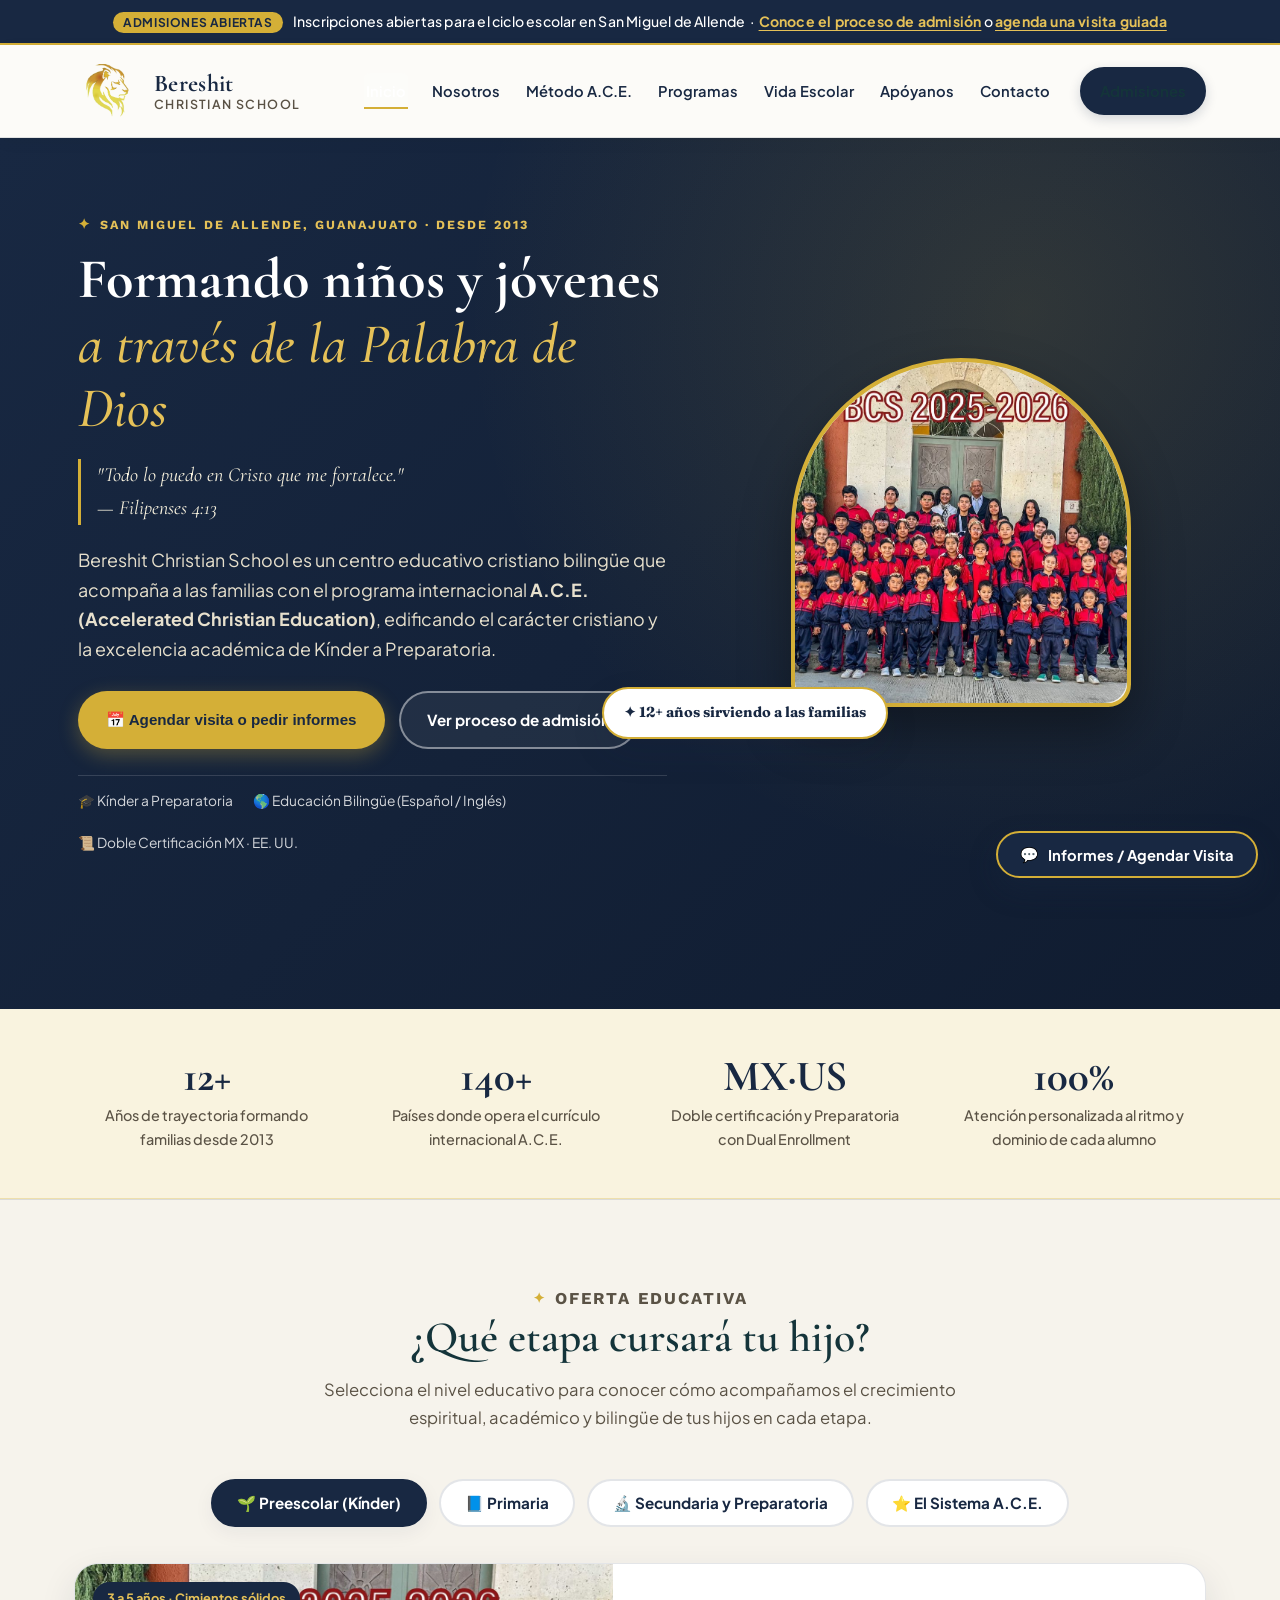
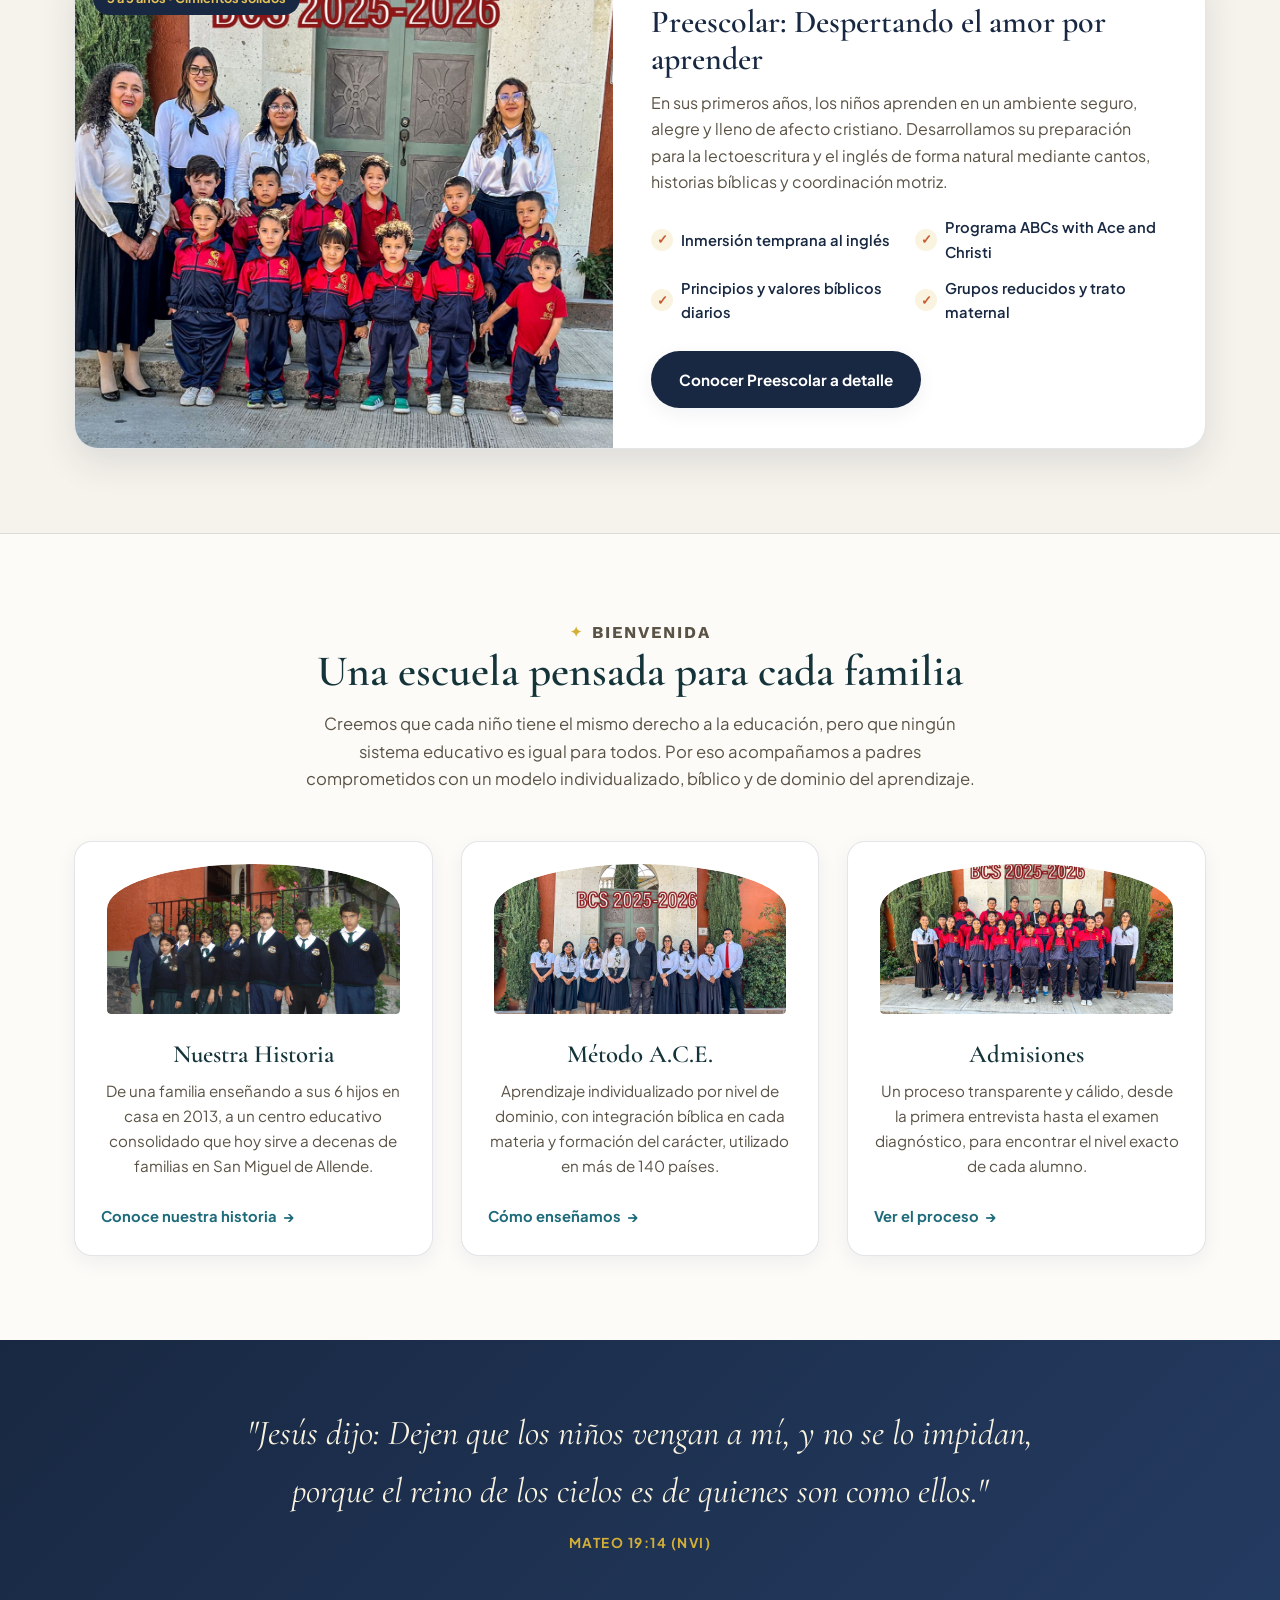
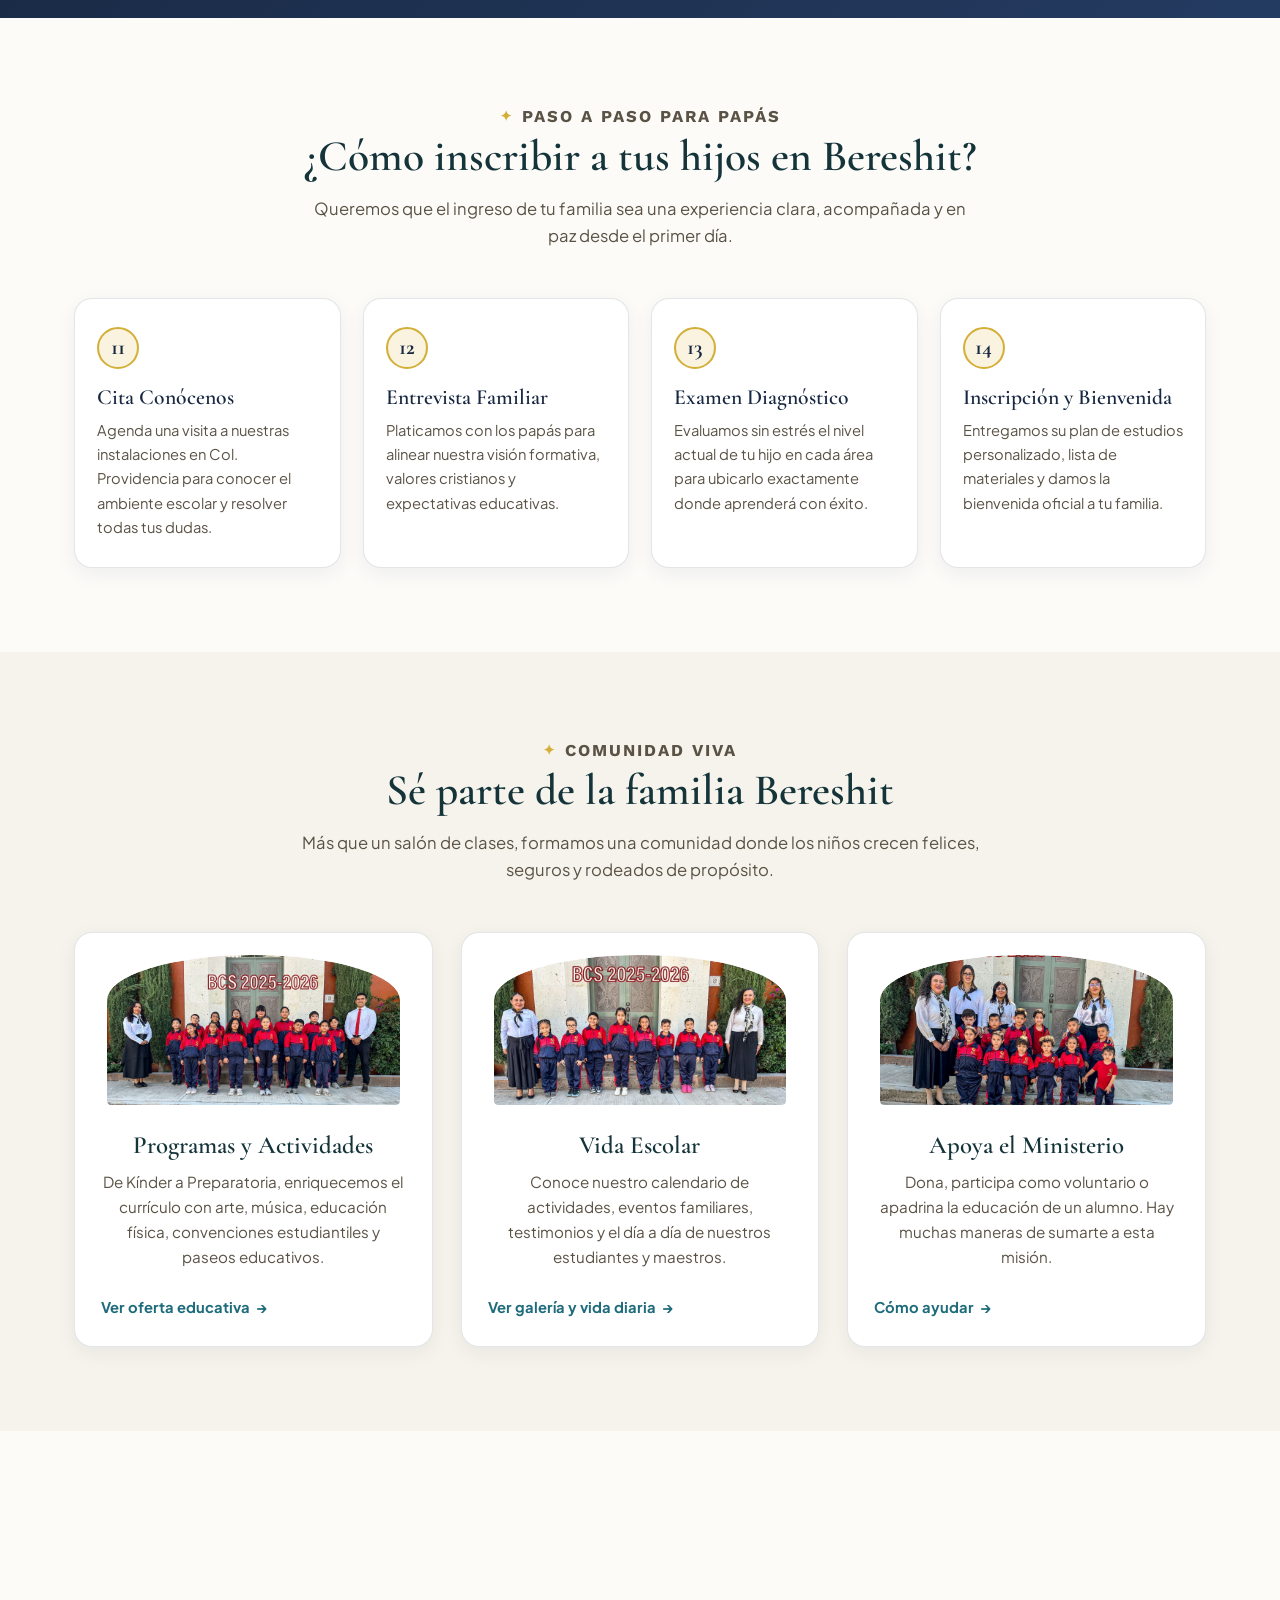
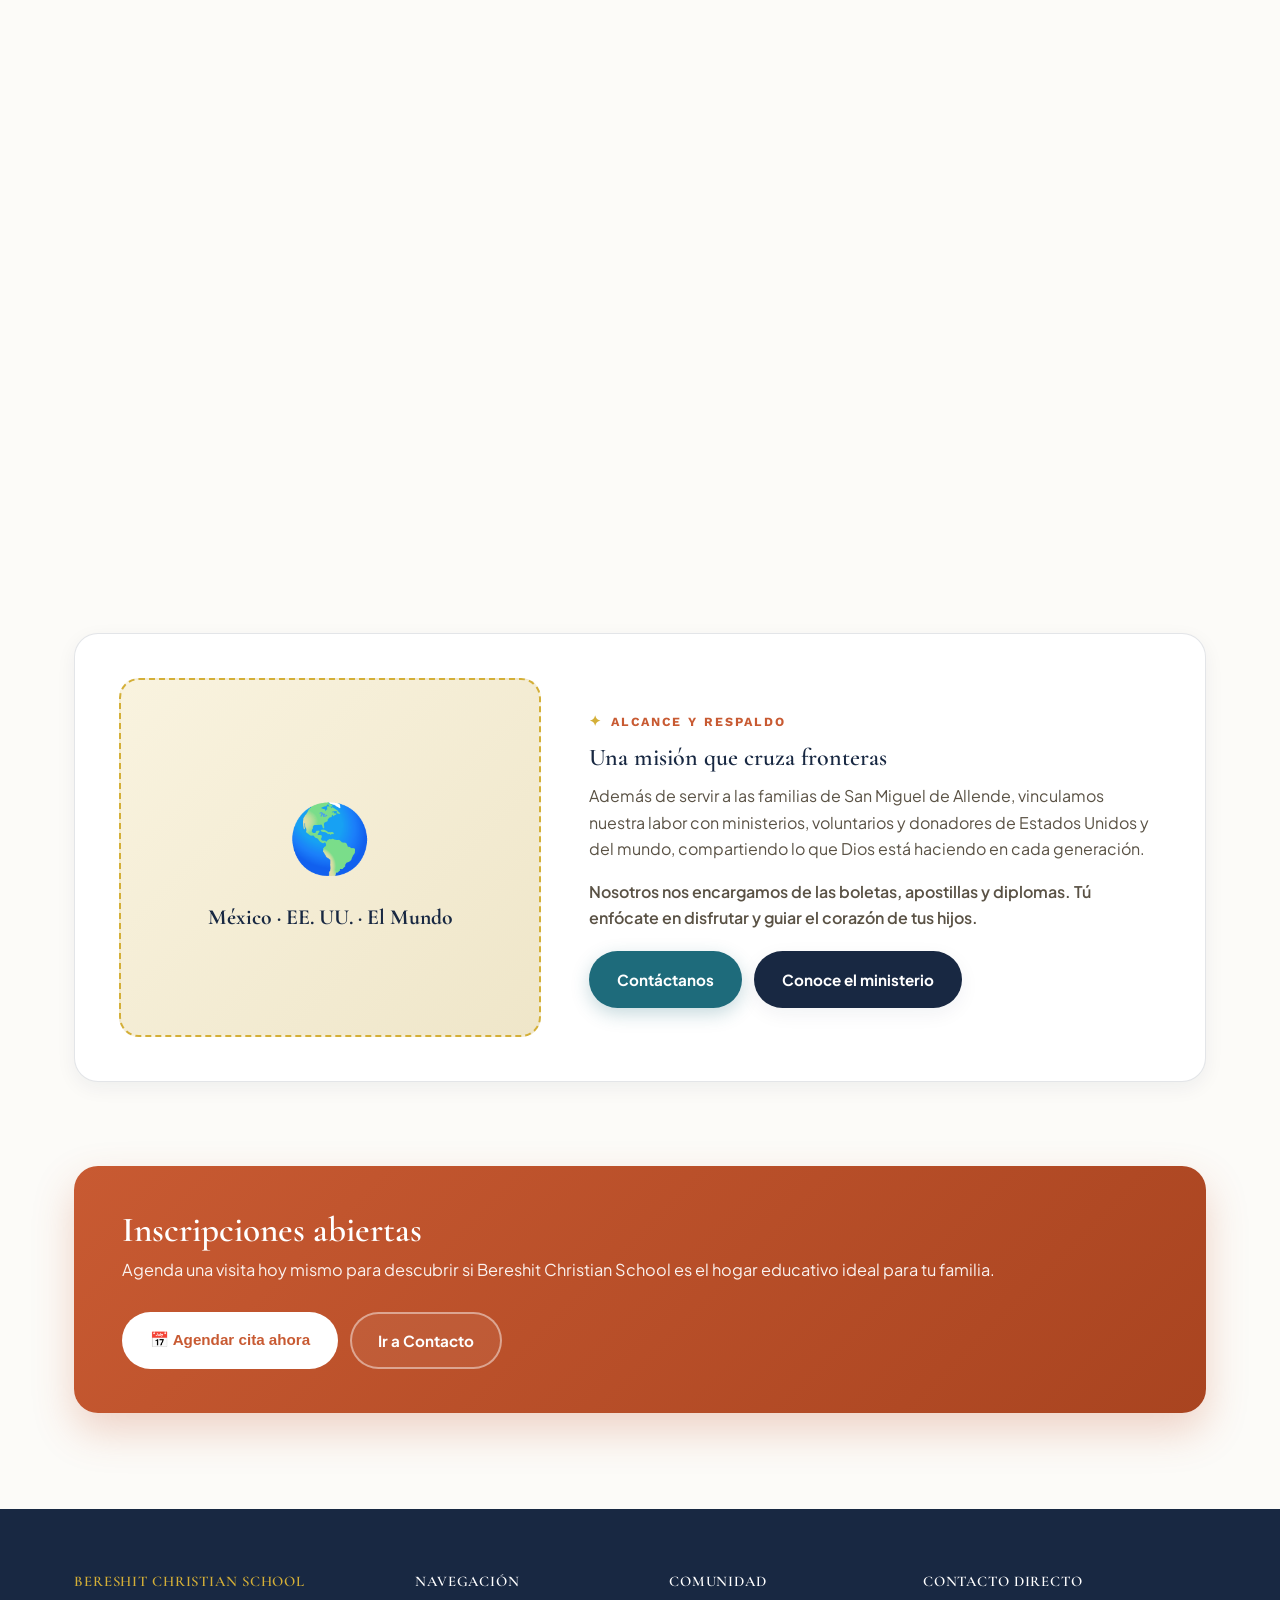
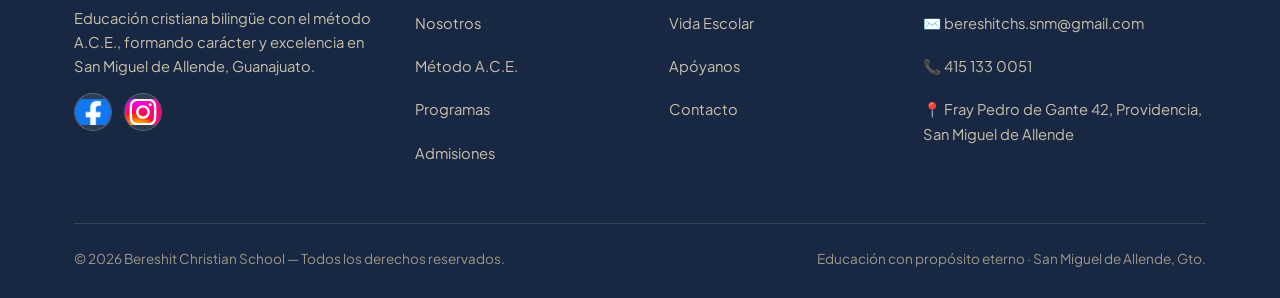
<file: index.html>
<!DOCTYPE html>
<html lang="es">
<head>
<meta charset="UTF-8">
<meta name="viewport" content="width=device-width, initial-scale=1.0">
<title>Bereshit Christian School — Educación cristiana bilingüe en San Miguel de Allende</title>
<meta name="description" content="Bereshit Christian School: escuela cristiana bilingüe con el método A.C.E. en San Miguel de Allende, Guanajuato. Kínder a Preparatoria, doble certificación México/EE.UU.">
<link rel="preconnect" href="https://fonts.googleapis.com">
<link rel="preconnect" href="https://fonts.gstatic.com" crossorigin>
<link href="https://fonts.googleapis.com/css2?family=Cormorant+Garamond:ital,wght@0,600;0,700;1,600&family=Plus+Jakarta+Sans:wght@400;500;600;700&display=swap" rel="stylesheet">
<link rel="stylesheet" href="styles.css">
<style>
  :root {
    --navy: #182842;
    --navy-light: #243B61;
    --gold: #D4AF37;
    --gold-bright: #E5C158;
    --gold-soft: #F9F3DF;
    --terracotta: #C85A32;
    --teal: #1E6B7B;
    --paper: #F6F3EC;
    --cream: #FCFBF8;
    --ink: #23201B;
    --muted: #5A5245;
    --border: rgba(24, 40, 66, 0.12);
    --shadow-sm: 0 6px 20px rgba(24, 40, 66, 0.06);
    --shadow-md: 0 14px 36px rgba(24, 40, 66, 0.11);
    --radius: 18px;
  }

  * { box-sizing: border-box; }
  html { scroll-behavior: smooth; }
  body {
    margin: 0;
    font-family: 'Plus Jakarta Sans', -apple-system, BlinkMacSystemFont, sans-serif;
    background: var(--cream);
    color: var(--ink);
    line-height: 1.65;
    overflow-x: hidden;
  }
  h1, h2, h3, .serif-heading {
    font-family: 'Cormorant Garamond', Georgia, serif;
    line-height: 1.15;
    color: var(--navy);
  }
  a { text-decoration: none; color: inherit; transition: all 0.2s ease; }
  img { max-width: 100%; display: block; }
  .wrap { max-width: 1180px; margin: 0 auto; padding: 0 24px; }

  /* Animación al hacer scroll */
  .reveal {
    opacity: 0;
    transform: translateY(22px);
    transition: opacity 0.6s ease, transform 0.6s ease;
  }
  .reveal.visible {
    opacity: 1;
    transform: translateY(0);
  }

  /* ---------- BARRA DE ANUNCIO SUPERIOR ---------- */
  .announce {
    background: var(--navy);
    color: #fff;
    text-align: center;
    padding: 10px 16px;
    font-size: 0.88rem;
    font-weight: 500;
    letter-spacing: 0.2px;
    border-bottom: 2px solid var(--gold);
  }
  .announce span.badge-pill {
    background: var(--gold);
    color: var(--navy);
    font-weight: 700;
    font-size: 0.75rem;
    padding: 3px 10px;
    border-radius: 100px;
    text-transform: uppercase;
    margin-right: 8px;
    letter-spacing: 0.6px;
  }
  .announce a {
    color: var(--gold-bright);
    font-weight: 700;
    text-decoration: underline;
    text-underline-offset: 3px;
  }
  .announce a:hover { color: #fff; }

  /* ---------- HEADER & NAVEGACIÓN ---------- */
  header.site {
    position: sticky;
    top: 0;
    z-index: 100;
    background: rgba(252, 251, 248, 0.96);
    backdrop-filter: blur(10px);
    border-bottom: 1px solid var(--border);
    box-shadow: 0 4px 16px rgba(0, 0, 0, 0.04);
  }
  .nav-row {
    max-width: 1180px;
    margin: 0 auto;
    padding: 12px 24px;
    display: flex;
    align-items: center;
    justify-content: space-between;
    gap: 20px;
  }
  .brand {
    display: flex;
    align-items: center;
    gap: 12px;
  }
  .brand-mark img {
    height: 54px;
    width: auto;
    transition: transform 0.25s ease;
  }
  .brand:hover .brand-mark img { transform: scale(1.05); }
  .brand-text {
    display: flex;
    flex-direction: column;
    line-height: 1.1;
  }
  .brand-text strong {
    font-family: 'Cormorant Garamond', Georgia, serif;
    font-size: 1.5rem;
    font-weight: 700;
    color: var(--navy);
    letter-spacing: 0.3px;
  }
  .brand-text span {
    font-size: 0.78rem;
    text-transform: uppercase;
    letter-spacing: 1.4px;
    color: var(--muted);
    font-weight: 600;
  }
  nav.primary {
    display: flex;
    align-items: center;
    gap: 22px;
  }
  nav.primary a {
    font-size: 0.92rem;
    font-weight: 600;
    color: var(--navy);
    padding: 6px 2px;
    position: relative;
  }
  nav.primary a:not(.nav-cta)::after {
    content: "";
    position: absolute;
    left: 0;
    bottom: 0;
    width: 0;
    height: 2px;
    background: var(--gold);
    transition: width 0.22s ease;
  }
  nav.primary a:not(.nav-cta):hover::after,
  nav.primary a[aria-current="page"]::after {
    width: 100%;
  }
  nav.primary a.nav-cta {
    background: var(--navy);
    color: #fff;
    padding: 10px 20px;
    border-radius: 100px;
    border: 2px solid var(--navy);
    box-shadow: 0 4px 12px rgba(24, 40, 66, 0.18);
  }
  nav.primary a.nav-cta:hover {
    background: var(--gold);
    color: var(--navy);
    border-color: var(--gold);
    transform: translateY(-2px);
  }
  .nav-toggle {
    display: none;
    background: none;
    border: 1px solid var(--border);
    border-radius: 10px;
    padding: 8px 12px;
    font-size: 1.3rem;
    color: var(--navy);
    cursor: pointer;
  }

  /* ---------- BOTONES Y ELEMENTOS COMUNES ---------- */
  .eyebrow {
    display: inline-flex;
    align-items: center;
    gap: 8px;
    font-size: 0.78rem;
    font-weight: 700;
    text-transform: uppercase;
    letter-spacing: 2px;
    color: var(--terracotta);
    margin: 0 0 10px;
  }
  .eyebrow::before {
    content: "✦";
    color: var(--gold);
    font-size: 0.9rem;
  }
  .eyebrow.on-dark { color: var(--gold-bright); }
  .btn {
    display: inline-flex;
    align-items: center;
    justify-content: center;
    gap: 8px;
    font-weight: 700;
    font-size: 0.95rem;
    padding: 14px 26px;
    border-radius: 100px;
    cursor: pointer;
    border: 2px solid transparent;
    transition: transform 0.2s ease, box-shadow 0.2s ease, background 0.2s ease;
  }
  .btn:hover { transform: translateY(-2px); }
  .btn-gold {
    background: var(--gold);
    color: var(--navy);
    box-shadow: 0 6px 20px rgba(212, 175, 55, 0.32);
  }
  .btn-gold:hover { background: var(--gold-bright); }
  .btn-outline {
    border-color: rgba(255, 255, 255, 0.45);
    color: #fff;
    background: rgba(255, 255, 255, 0.06);
  }
  .btn-outline:hover {
    background: #fff;
    color: var(--navy);
  }
  .btn-navy {
    background: var(--navy);
    color: #fff;
    box-shadow: var(--shadow-sm);
  }
  .btn-navy:hover { background: var(--navy-light); }
  .btn-teal {
    background: var(--teal);
    color: #fff;
    box-shadow: 0 6px 18px rgba(30, 107, 123, 0.25);
  }
  .btn-teal:hover { background: #165461; }

  /* ---------- HERO ---------- */
  .hero {
    background: linear-gradient(135deg, var(--navy) 0%, #101C30 100%);
    color: #fff;
    padding: 72px 24px 84px;
    position: relative;
    overflow: hidden;
  }
  .hero::before {
    content: "";
    position: absolute;
    inset: 0;
    background: radial-gradient(circle at 80% 20%, rgba(212, 175, 55, 0.15), transparent 45%);
    pointer-events: none;
  }
  .hero-grid {
    max-width: 1180px;
    margin: 0 auto;
    display: grid;
    grid-template-columns: 1.1fr 0.9fr;
    gap: 54px;
    align-items: center;
    position: relative;
    z-index: 1;
  }
  .hero h1 {
    color: #fff;
    font-size: clamp(2.4rem, 4.4vw, 3.7rem);
    margin: 0 0 18px;
    font-weight: 700;
  }
  .hero h1 em {
    color: var(--gold-bright);
    font-style: italic;
  }
  .hero-verse {
    font-family: 'Cormorant Garamond', Georgia, serif;
    font-size: 1.25rem;
    font-style: italic;
    color: var(--gold-soft);
    border-left: 3px solid var(--gold);
    padding-left: 16px;
    margin: 0 0 20px;
  }
  .hero .lead {
    font-size: 1.06rem;
    color: rgba(255, 255, 255, 0.88);
    margin: 0 0 28px;
    max-width: 58ch;
  }
  .hero-actions {
    display: flex;
    gap: 14px;
    flex-wrap: wrap;
    margin-bottom: 26px;
  }
  .hero-highlights {
    display: flex;
    gap: 20px;
    flex-wrap: wrap;
    font-size: 0.86rem;
    color: rgba(255, 255, 255, 0.82);
    padding-top: 14px;
    border-top: 1px solid rgba(255, 255, 255, 0.14);
  }
  .hero-highlights span {
    display: inline-flex;
    align-items: center;
    gap: 6px;
  }
  .hero-art {
    position: relative;
  }
  .arch-shape {
    border-radius: 180px 180px 24px 24px;
    overflow: hidden;
    border: 4px solid var(--gold);
    box-shadow: 0 24px 50px rgba(0, 0, 0, 0.35);
    aspect-ratio: 4/3.6;
  }
  .arch-shape img {
    width: 100%;
    height: 100%;
    object-fit: cover;
  }
  .hero-badge {
    position: absolute;
    bottom: -16px;
    left: 24px;
    background: #fff;
    color: var(--navy);
    font-weight: 700;
    font-size: 0.9rem;
    padding: 12px 20px;
    border-radius: 100px;
    box-shadow: var(--shadow-md);
    border: 2px solid var(--gold);
  }

  /* ---------- TRUST BAR ---------- */
  .trust {
    background: var(--gold-soft);
    border-bottom: 1px solid rgba(212, 175, 55, 0.3);
    padding: 36px 0;
  }
  .trust-grid {
    display: grid;
    grid-template-columns: repeat(4, 1fr);
    gap: 24px;
    text-align: center;
  }
  .trust-item {
    padding: 10px 14px;
  }
  .trust-item .num {
    font-family: 'Cormorant Garamond', Georgia, serif;
    font-size: 2.7rem;
    font-weight: 700;
    color: var(--navy);
    line-height: 1;
    margin-bottom: 6px;
  }
  .trust-item .lab {
    font-size: 0.9rem;
    color: var(--muted);
    font-weight: 500;
  }

  /* ---------- SECCIONES GENERALES ---------- */
  section { padding: 84px 0; }
  .section-head {
    max-width: 680px;
    margin: 0 auto 48px;
    text-align: center;
  }
  .section-head h2 {
    font-size: clamp(2rem, 3.4vw, 2.85rem);
    margin: 0 0 14px;
  }
  .section-head p {
    color: var(--muted);
    font-size: 1.04rem;
    margin: 0;
  }

  /* ---------- EXPLORADOR INTERACTIVO DE NIVELES (PARA PAPÁS) ---------- */
  .levels-section {
    background: var(--paper);
    border-top: 1px solid var(--border);
    border-bottom: 1px solid var(--border);
  }
  .level-tabs {
    display: flex;
    justify-content: center;
    gap: 12px;
    flex-wrap: wrap;
    margin-bottom: 36px;
  }
  .level-tab {
    background: #fff;
    border: 2px solid var(--border);
    color: var(--navy);
    font-family: inherit;
    font-weight: 700;
    font-size: 0.95rem;
    padding: 12px 24px;
    border-radius: 100px;
    cursor: pointer;
    transition: all 0.2s ease;
  }
  .level-tab:hover {
    border-color: var(--gold);
    transform: translateY(-2px);
  }
  .level-tab.active {
    background: var(--navy);
    color: #fff;
    border-color: var(--navy);
    box-shadow: var(--shadow-sm);
  }
  .level-panel {
    display: none;
    background: #fff;
    border-radius: 24px;
    border: 1px solid var(--border);
    box-shadow: var(--shadow-md);
    overflow: hidden;
    grid-template-columns: 1fr 1.1fr;
    animation: fadeIn 0.35s ease;
  }
  .level-panel.active { display: grid; }
  @keyframes fadeIn {
    from { opacity: 0; transform: translateY(8px); }
    to { opacity: 1; transform: translateY(0); }
  }
  .level-img {
    min-height: 340px;
    position: relative;
  }
  .level-img img {
    width: 100%;
    height: 100%;
    object-fit: cover;
  }
  .level-badge {
    position: absolute;
    top: 18px;
    left: 18px;
    background: var(--navy);
    color: var(--gold-bright);
    padding: 6px 14px;
    border-radius: 100px;
    font-size: 0.8rem;
    font-weight: 700;
  }
  .level-content {
    padding: 40px 38px;
    display: flex;
    flex-direction: column;
    justify-content: center;
  }
  .level-content h3 {
    font-size: 2rem;
    margin: 0 0 12px;
  }
  .level-content p {
    color: var(--muted);
    margin: 0 0 20px;
  }
  .level-features {
    list-style: none;
    padding: 0;
    margin: 0 0 26px;
    display: grid;
    grid-template-columns: 1fr 1fr;
    gap: 12px;
  }
  .level-features li {
    font-size: 0.92rem;
    font-weight: 600;
    color: var(--navy);
    display: flex;
    align-items: center;
    gap: 8px;
  }
  .level-features li::before {
    content: "✓";
    display: inline-flex;
    align-items: center;
    justify-content: center;
    width: 22px;
    height: 22px;
    border-radius: 50%;
    background: var(--gold-soft);
    color: var(--terracotta);
    font-weight: 800;
    font-size: 0.8rem;
    flex-shrink: 0;
  }

  /* ---------- TARJETAS (CARDS) ---------- */
  .card-grid {
    display: grid;
    grid-template-columns: repeat(3, 1fr);
    gap: 28px;
  }
  .card {
    background: #fff;
    border-radius: var(--radius);
    border: 1px solid var(--border);
    overflow: hidden;
    box-shadow: var(--shadow-sm);
    display: flex;
    flex-direction: column;
    transition: transform 0.25s ease, box-shadow 0.25s ease;
  }
  .card:hover {
    transform: translateY(-6px);
    box-shadow: var(--shadow-md);
  }
  .card-art {
    aspect-ratio: 16/10;
    overflow: hidden;
    position: relative;
  }
  .card-art img {
    width: 100%;
    height: 100%;
    object-fit: cover;
    transition: transform 0.4s ease;
  }
  .card:hover .card-art img { transform: scale(1.05); }
  .card-body {
    padding: 26px;
    display: flex;
    flex-direction: column;
    flex: 1;
  }
  .card-body h3 {
    font-size: 1.55rem;
    margin: 0 0 10px;
  }
  .card-body p {
    color: var(--muted);
    font-size: 0.95rem;
    margin: 0 0 20px;
    flex: 1;
  }
  .card-link {
    font-weight: 700;
    font-size: 0.92rem;
    color: var(--teal);
    display: inline-flex;
    align-items: center;
    gap: 6px;
  }
  .card-link::after {
    content: "→";
    transition: transform 0.2s ease;
  }
  .card:hover .card-link::after { transform: translateX(4px); }

  /* ---------- BANDA DE VERSÍCULO ---------- */
  .verse-band {
    background: linear-gradient(135deg, var(--navy) 0%, var(--navy-light) 100%);
    color: #fff;
    text-align: center;
    padding: 64px 24px;
    position: relative;
  }
  .verse-band .verse {
    font-family: 'Cormorant Garamond', Georgia, serif;
    font-size: clamp(1.5rem, 2.8vw, 2.2rem);
    font-style: italic;
    max-width: 820px;
    margin: 0 auto 12px;
    color: var(--gold-soft);
  }
  .verse-band .ref {
    font-weight: 700;
    letter-spacing: 1.5px;
    text-transform: uppercase;
    font-size: 0.85rem;
    color: var(--gold);
    margin: 0;
  }

  /* ---------- RUTA DE ADMISIÓN EN 4 PASOS ---------- */
  .steps-grid {
    display: grid;
    grid-template-columns: repeat(4, 1fr);
    gap: 22px;
    margin-top: 40px;
  }
  .step-card {
    background: #fff;
    border: 1px solid var(--border);
    border-radius: var(--radius);
    padding: 28px 22px;
    position: relative;
    box-shadow: var(--shadow-sm);
    transition: transform 0.2s ease, border-color 0.2s ease;
  }
  .step-card:hover {
    transform: translateY(-4px);
    border-color: var(--gold);
  }
  .step-num {
    width: 42px;
    height: 42px;
    border-radius: 50%;
    background: var(--gold-soft);
    color: var(--navy);
    border: 2px solid var(--gold);
    font-family: 'Cormorant Garamond', Georgia, serif;
    font-size: 1.35rem;
    font-weight: 700;
    display: flex;
    align-items: center;
    justify-content: center;
    margin-bottom: 16px;
  }
  .step-card h3 {
    font-size: 1.35rem;
    margin: 0 0 8px;
  }
  .step-card p {
    font-size: 0.92rem;
    color: var(--muted);
    margin: 0;
  }

  /* ---------- PREGUNTAS FRECUENTES DE PAPÁS (ACORDEÓN) ---------- */
  .faq-list {
    max-width: 820px;
    margin: 0 auto;
    display: flex;
    flex-direction: column;
    gap: 14px;
  }
  .faq-item {
    background: #fff;
    border: 1px solid var(--border);
    border-radius: 14px;
    overflow: hidden;
    box-shadow: var(--shadow-sm);
  }
  .faq-question {
    width: 100%;
    background: none;
    border: none;
    padding: 20px 24px;
    text-align: left;
    font-family: inherit;
    font-size: 1.02rem;
    font-weight: 700;
    color: var(--navy);
    display: flex;
    justify-content: space-between;
    align-items: center;
    gap: 16px;
    cursor: pointer;
  }
  .faq-question:hover { color: var(--teal); }
  .faq-icon {
    width: 28px;
    height: 28px;
    border-radius: 50%;
    background: var(--paper);
    display: inline-flex;
    align-items: center;
    justify-content: center;
    font-size: 1.1rem;
    transition: transform 0.25s ease, background 0.25s ease;
    flex-shrink: 0;
  }
  .faq-item.open .faq-icon {
    transform: rotate(45deg);
    background: var(--gold);
    color: var(--navy);
  }
  .faq-answer {
    display: none;
    padding: 0 24px 20px;
    color: var(--muted);
    font-size: 0.96rem;
    border-top: 1px solid rgba(0,0,0,0.04);
  }
  .faq-item.open .faq-answer { display: block; }

  /* ---------- SECCIÓN ALCANCE / SPLIT ---------- */
  .split {
    display: grid;
    grid-template-columns: 0.85fr 1.15fr;
    gap: 48px;
    align-items: center;
    background: #fff;
    padding: 44px;
    border-radius: 24px;
    border: 1px solid var(--border);
    box-shadow: var(--shadow-sm);
  }
  .split .art {
    background: linear-gradient(135deg, var(--gold-soft), #EFE6C9);
    border-radius: 20px;
    min-height: 280px;
    display: flex;
    flex-direction: column;
    align-items: center;
    justify-content: center;
    font-size: 4.2rem;
    border: 2px dashed var(--gold);
    padding: 24px;
    text-align: center;
  }
  .split .art span {
    font-family: 'Cormorant Garamond', Georgia, serif;
    font-size: 1.35rem;
    font-weight: 700;
    color: var(--navy);
    margin-top: 10px;
  }

  /* ---------- BANDA CTA FINAL ---------- */
  .cta-band {
    background: linear-gradient(135deg, var(--terracotta) 0%, #A94420 100%);
    color: #fff;
    border-radius: 24px;
    padding: 44px 48px;
    margin: 0 auto 70px;
    display: flex;
    align-items: center;
    justify-content: space-between;
    gap: 28px;
    flex-wrap: wrap;
    box-shadow: 0 18px 40px rgba(200, 90, 50, 0.25);
  }
  .cta-band h2 {
    color: #fff;
    font-size: 2.2rem;
    margin: 0 0 6px;
  }
  .cta-band p {
    margin: 0;
    color: rgba(255, 255, 255, 0.92);
    font-size: 1.02rem;
  }

  /* ---------- FOOTER ---------- */
  footer.site {
    background: var(--navy);
    color: #E2DDD2;
    padding: 64px 0 28px;
  }
  .footer-grid {
    display: grid;
    grid-template-columns: 1.4fr 1fr 1fr 1.3fr;
    gap: 36px;
    padding-bottom: 44px;
    border-bottom: 1px solid rgba(255, 255, 255, 0.12);
  }
  .footer-grid h4 {
    font-family: 'Cormorant Garamond', Georgia, serif;
    font-size: 1.3rem;
    color: var(--gold-bright);
    margin: 0 0 14px;
  }
  .footer-grid a {
    display: block;
    color: #C9C1AE;
    font-size: 0.92rem;
    margin-bottom: 9px;
  }
  .footer-grid a:hover { color: #fff; transform: translateX(3px); }
  .social-row {
    display: flex;
    gap: 12px;
  }
  .social-row a {
    width: 38px;
    height: 38px;
    border-radius: 50%;
    background: rgba(255, 255, 255, 0.1);
    display: inline-flex;
    align-items: center;
    justify-content: center;
    padding: 9px;
  }
  .social-row a:hover {
    background: var(--gold);
    transform: translateY(-2px);
  }
  .foot-bottom {
    padding-top: 24px;
    display: flex;
    justify-content: space-between;
    flex-wrap: wrap;
    gap: 12px;
    font-size: 0.85rem;
    color: #9E9689;
  }

  /* ---------- BOTÓN FLOTANTE Y MODAL DE CITA PARA PAPÁS ---------- */
  .floating-visit-btn {
    position: fixed;
    bottom: 22px;
    right: 22px;
    z-index: 120;
    background: var(--navy);
    color: #fff;
    border: 2px solid var(--gold);
    border-radius: 100px;
    padding: 12px 22px;
    font-family: inherit;
    font-weight: 700;
    font-size: 0.92rem;
    display: inline-flex;
    align-items: center;
    gap: 10px;
    cursor: pointer;
    box-shadow: 0 12px 28px rgba(24, 40, 66, 0.32);
    transition: transform 0.2s ease, background 0.2s ease;
  }
  .floating-visit-btn:hover {
    transform: translateY(-3px);
    background: var(--navy-light);
  }
  .visit-modal-backdrop {
    display: none;
    position: fixed;
    inset: 0;
    z-index: 250;
    background: rgba(16, 28, 48, 0.72);
    backdrop-filter: blur(4px);
    align-items: center;
    justify-content: center;
    padding: 20px;
  }
  .visit-modal-backdrop.open { display: flex; }
  .visit-modal {
    background: #fff;
    width: min(490px, 95vw);
    border-radius: 22px;
    padding: 32px 28px;
    box-shadow: 0 24px 60px rgba(0, 0, 0, 0.3);
    border-top: 6px solid var(--gold);
    animation: fadeIn 0.22s ease;
  }
  .vm-head {
    display: flex;
    justify-content: space-between;
    align-items: flex-start;
    margin-bottom: 14px;
  }
  .vm-head h3 { font-size: 1.75rem; margin: 0; }
  .vm-close {
    background: var(--paper);
    border: none;
    width: 34px;
    height: 34px;
    border-radius: 50%;
    font-size: 1rem;
    cursor: pointer;
    color: var(--navy);
  }
  .vm-field { margin-bottom: 14px; }
  .vm-field label {
    display: block;
    font-size: 0.85rem;
    font-weight: 700;
    color: var(--navy);
    margin-bottom: 5px;
  }
  .vm-field input, .vm-field select, .vm-field textarea {
    width: 100%;
    padding: 11px 14px;
    border: 1.5px solid var(--border);
    border-radius: 10px;
    font-family: inherit;
    font-size: 0.94rem;
    background: var(--cream);
  }
  .vm-field input:focus, .vm-field select:focus, .vm-field textarea:focus {
    outline: none;
    border-color: var(--teal);
    background: #fff;
  }
  .vm-actions {
    display: flex;
    gap: 10px;
    flex-wrap: wrap;
    margin-top: 18px;
  }
  .vm-actions button { flex: 1; }

  /* ---------- RESPONSIVE ---------- */
  @media (max-width: 920px) {
    .nav-toggle { display: block; }
    nav.primary {
      display: none;
      position: absolute;
      top: 100%;
      left: 0;
      right: 0;
      background: #fff;
      flex-direction: column;
      padding: 20px 24px;
      border-bottom: 2px solid var(--gold);
      box-shadow: var(--shadow-md);
    }
    nav.primary.open { display: flex; }
    .hero-grid, .level-panel.active, .split { grid-template-columns: 1fr; }
    .trust-grid, .steps-grid { grid-template-columns: repeat(2, 1fr); }
    .card-grid { grid-template-columns: 1fr; }
    .footer-grid { grid-template-columns: 1fr 1fr; }
  }
  @media (max-width: 560px) {
    .trust-grid, .steps-grid, .footer-grid, .level-features { grid-template-columns: 1fr; }
    .cta-band { padding: 32px 24px; text-align: center; justify-content: center; }
  }
</style>
</head>
<body>

<div class="announce">
  <span class="badge-pill">Admisiones Abiertas</span>
  Inscripciones abiertas para el ciclo escolar en San Miguel de Allende &nbsp;·&nbsp;
  <a href="admisiones.html">Conoce el proceso de admisión</a> o <a href="#agendar" id="topScheduleLink">agenda una visita guiada</a>
</div>

<header class="site">
  <div class="nav-row">
    <a href="index.html" class="brand">
      <span class="brand-mark"><img src="logo-bcs-golden.png" alt="Escudo de Bereshit Christian School"></span>
      <span class="brand-text"><strong>Bereshit</strong><span>Christian School</span></span>
    </a>
    <button class="nav-toggle" aria-label="Abrir menú" onclick="document.querySelector('nav.primary').classList.toggle('open')">☰</button>
    <nav class="primary">
      <a href="index.html" aria-current="page">Inicio</a>
      <a href="sobre-nosotros.html">Nosotros</a>
      <a href="metodo-educativo.html">Método A.C.E.</a>
      <a href="oferta-educativa.html">Programas</a>
      <a href="vida-escolar.html">Vida Escolar</a>
      <a href="apoya-ministerio.html">Apóyanos</a>
      <a href="contacto.html">Contacto</a>
      <a href="admisiones.html" class="nav-cta">Admisiones</a>
    </nav>
  </div>
</header>

<section class="hero">
  <div class="hero-grid">
    <div>
      <p class="eyebrow on-dark">San Miguel de Allende, Guanajuato · Desde 2013</p>
      <h1>Formando niños y jóvenes <em>a través de la Palabra de Dios</em></h1>
      <p class="hero-verse">"Todo lo puedo en Cristo que me fortalece."<br>— Filipenses 4:13</p>
      <p class="lead">Bereshit Christian School es un centro educativo cristiano bilingüe que acompaña a las familias con el programa internacional <strong>A.C.E. (Accelerated Christian Education)</strong>, edificando el carácter cristiano y la excelencia académica de Kínder a Preparatoria.</p>
      <div class="hero-actions">
        <button type="button" class="btn btn-gold" id="heroScheduleBtn">📅 Agendar visita o pedir informes</button>
        <a href="admisiones.html" class="btn btn-outline">Ver proceso de admisión</a>
      </div>
      <div class="hero-highlights">
        <span>🎓 Kínder a Preparatoria</span>
        <span>🌎 Educación Bilingüe (Español / Inglés)</span>
        <span>📜 Doble Certificación MX · EE. UU.</span>
      </div>
    </div>
    <div class="hero-art">
      <div class="arch-shape">
        <img src="grupo-completo.jpeg" alt="Alumnos y maestros de Bereshit Christian School, generación 2025-2026">
      </div>
      <div class="hero-badge">✦ 12+ años sirviendo a las familias</div>
    </div>
  </div>
</section>

<div class="trust">
  <div class="wrap trust-grid">
    <div class="trust-item">
      <div class="num">12+</div>
      <div class="lab">Años de trayectoria formando familias desde 2013</div>
    </div>
    <div class="trust-item">
      <div class="num">140+</div>
      <div class="lab">Países donde opera el currículo internacional A.C.E.</div>
    </div>
    <div class="trust-item">
      <div class="num">MX·US</div>
      <div class="lab">Doble certificación y Preparatoria con Dual Enrollment</div>
    </div>
    <div class="trust-item">
      <div class="num">100%</div>
      <div class="lab">Atención personalizada al ritmo y dominio de cada alumno</div>
    </div>
  </div>
</div>

<!-- NUEVA SECCIÓN DINÁMICA: EXPLORADOR DE NIVELES PARA PAPÁS -->
<section class="levels-section" id="niveles">
  <div class="wrap">
    <div class="section-head reveal">
      <p class="eyebrow">Oferta Educativa</p>
      <h2>¿Qué etapa cursará tu hijo?</h2>
      <p>Selecciona el nivel educativo para conocer cómo acompañamos el crecimiento espiritual, académico y bilingüe de tus hijos en cada etapa.</p>
    </div>

    <div class="level-tabs reveal" role="tablist" aria-label="Niveles educativos">
      <button class="level-tab active" data-level="preescolar" role="tab">🌱 Preescolar (Kínder)</button>
      <button class="level-tab" data-level="primaria" role="tab">📘 Primaria</button>
      <button class="level-tab" data-level="secundaria" role="tab">🔬 Secundaria y Preparatoria</button>
      <button class="level-tab" data-level="metodo" role="tab">⭐ El Sistema A.C.E.</button>
    </div>

    <!-- Panel Preescolar -->
    <div class="level-panel active" id="panel-preescolar">
      <div class="level-img">
        <span class="level-badge">3 a 5 años · Cimientos sólidos</span>
        <img src="grupo-preescolar.jpeg" alt="Alumnos de preescolar de Bereshit Christian School">
      </div>
      <div class="level-content">
        <h3>Preescolar: Despertando el amor por aprender</h3>
        <p>En sus primeros años, los niños aprenden en un ambiente seguro, alegre y lleno de afecto cristiano. Desarrollamos su preparación para la lectoescritura y el inglés de forma natural mediante cantos, historias bíblicas y coordinación motriz.</p>
        <ul class="level-features">
          <li>Inmersión temprana al inglés</li>
          <li>Programa ABCs with Ace and Christi</li>
          <li>Principios y valores bíblicos diarios</li>
          <li>Grupos reducidos y trato maternal</li>
        </ul>
        <div>
          <a href="oferta-educativa.html" class="btn btn-navy">Conocer Preescolar a detalle</a>
        </div>
      </div>
    </div>

    <!-- Panel Primaria -->
    <div class="level-panel" id="panel-primaria">
      <div class="level-img">
        <span class="level-badge">6 a 11 años · Dominio y carácter</span>
        <img src="grupo-primaria.jpeg" alt="Alumnos de primaria de Bereshit Christian School">
      </div>
      <div class="level-content">
        <h3>Primaria: Hábitos firmes y aprendizaje sin lagunas</h3>
        <p>Cada alumno avanza sobre bases firmes: ningún niño pasa al siguiente tema sin haber comprendido y dominado el anterior. Fomentamos la responsabilidad personal, el establecimiento de metas diarias y el dominio progresivo del inglés.</p>
        <ul class="level-features">
          <li>Aprendizaje por dominio (mínimo 80-90%)</li>
          <li>60 rasgos de carácter cristiano</li>
          <li>Matemáticas, Ciencias, Español e Inglés</li>
          <li>Arte, música, deportes y lectura</li>
        </ul>
        <div>
          <a href="oferta-educativa.html" class="btn btn-navy">Conocer Primaria a detalle</a>
        </div>
      </div>
    </div>

    <!-- Panel Secundaria y Preparatoria -->
    <div class="level-panel" id="panel-secundaria">
      <div class="level-img">
        <span class="level-badge">12 a 18 años · Proyección internacional</span>
        <img src="grupo-secundaria.jpeg" alt="Alumnos de secundaria y preparatoria de Bereshit Christian School">
      </div>
      <div class="level-content">
        <h3>Secundaria y Preparatoria: Liderazgo y Doble Certificación</h3>
        <p>Preparamos a los jóvenes para la universidad y la vida adulta con pensamiento crítico, cosmovisión bíblica y excelencia bilingüe. En Preparatoria ofrecemos <strong>Dual Enrollment</strong> para obtener validez tanto en México como en Estados Unidos.</p>
        <ul class="level-features">
          <li>Certificación México / EE. UU.</li>
          <li>Convenciones estudiantiles regionales</li>
          <li>Acompañamiento vocacional y espiritual</li>
          <li>Trámites, boletas y apostillas incluidos</li>
        </ul>
        <div>
          <a href="oferta-educativa.html" class="btn btn-navy">Conocer Secundaria y Prepa</a>
        </div>
      </div>
    </div>

    <!-- Panel Método ACE -->
    <div class="level-panel" id="panel-metodo">
      <div class="level-img">
        <span class="level-badge">Metodología probada en 140 países</span>
        <img src="staff-bcs.jpeg" alt="Equipo docente de Bereshit Christian School">
      </div>
      <div class="level-content">
        <h3>¿Por qué el Método A.C.E. transforma a los alumnos?</h3>
        <p>En lugar de forzar a todos los niños al mismo ritmo, aplicamos un diagnóstico inicial para ubicar a cada estudiante en su nivel exacto por materia. Así evitamos la frustración y potenciamos sus talentos individuales.</p>
        <ul class="level-features">
          <li>Diagnóstico personalizado al ingresar</li>
          <li>Cuadernos de trabajo (PACEs) paso a paso</li>
          <li>Autodisciplina y fijación de metas</li>
          <li>Supervisión cercana y amorosa en aula</li>
        </ul>
        <div>
          <a href="metodo-educativo.html" class="btn btn-navy">Descubrir el Método A.C.E.</a>
        </div>
      </div>
    </div>
  </div>
</section>

<!-- PILARES INSTITUCIONALES -->
<section>
  <div class="wrap">
    <div class="section-head reveal">
      <p class="eyebrow">Bienvenida</p>
      <h2>Una escuela pensada para cada familia</h2>
      <p>Creemos que cada niño tiene el mismo derecho a la educación, pero que ningún sistema educativo es igual para todos. Por eso acompañamos a padres comprometidos con un modelo individualizado, bíblico y de dominio del aprendizaje.</p>
    </div>
    <div class="card-grid reveal">
      <div class="card">
        <div class="card-art"><img src="foto-historica.jpg" alt="Foto histórica de Bereshit Christian School"></div>
        <div class="card-body">
          <h3>Nuestra Historia</h3>
          <p>De una familia enseñando a sus 6 hijos en casa en 2013, a un centro educativo consolidado que hoy sirve a decenas de familias en San Miguel de Allende.</p>
          <a href="sobre-nosotros.html" class="card-link">Conoce nuestra historia</a>
        </div>
      </div>
      <div class="card">
        <div class="card-art"><img src="staff-bcs.jpeg" alt="Equipo de maestros de Bereshit Christian School"></div>
        <div class="card-body">
          <h3>Método A.C.E.</h3>
          <p>Aprendizaje individualizado por nivel de dominio, con integración bíblica en cada materia y formación del carácter, utilizado en más de 140 países.</p>
          <a href="metodo-educativo.html" class="card-link">Cómo enseñamos</a>
        </div>
      </div>
      <div class="card">
        <div class="card-art"><img src="grupo-secundaria.jpeg" alt="Alumnos de secundaria y preparatoria de Bereshit Christian School"></div>
        <div class="card-body">
          <h3>Admisiones</h3>
          <p>Un proceso transparente y cálido, desde la primera entrevista hasta el examen diagnóstico, para encontrar el nivel exacto de cada alumno.</p>
          <a href="admisiones.html" class="card-link">Ver el proceso</a>
        </div>
      </div>
    </div>
  </div>
</section>

<div class="verse-band">
  <div class="wrap">
    <p class="verse">"Jesús dijo: Dejen que los niños vengan a mí, y no se lo impidan, porque el reino de los cielos es de quienes son como ellos."</p>
    <p class="ref">Mateo 19:14 (NVI)</p>
  </div>
</div>

<!-- RUTA DE ADMISIÓN PASO A PASO -->
<section style="background:var(--cream);">
  <div class="wrap">
    <div class="section-head reveal">
      <p class="eyebrow">Paso a paso para papás</p>
      <h2>¿Cómo inscribir a tus hijos en Bereshit?</h2>
      <p>Queremos que el ingreso de tu familia sea una experiencia clara, acompañada y en paz desde el primer día.</p>
    </div>
    <div class="steps-grid reveal">
      <div class="step-card">
        <div class="step-num">1</div>
        <h3>Cita Conócenos</h3>
        <p>Agenda una visita a nuestras instalaciones en Col. Providencia para conocer el ambiente escolar y resolver todas tus dudas.</p>
      </div>
      <div class="step-card">
        <div class="step-num">2</div>
        <h3>Entrevista Familiar</h3>
        <p>Platicamos con los papás para alinear nuestra visión formativa, valores cristianos y expectativas educativas.</p>
      </div>
      <div class="step-card">
        <div class="step-num">3</div>
        <h3>Examen Diagnóstico</h3>
        <p>Evaluamos sin estrés el nivel actual de tu hijo en cada área para ubicarlo exactamente donde aprenderá con éxito.</p>
      </div>
      <div class="step-card">
        <div class="step-num">4</div>
        <h3>Inscripción y Bienvenida</h3>
        <p>Entregamos su plan de estudios personalizado, lista de materiales y damos la bienvenida oficial a tu familia.</p>
      </div>
    </div>
  </div>
</section>

<!-- VIDA ESCOLAR Y COMUNIDAD -->
<section style="background:var(--paper);">
  <div class="wrap">
    <div class="section-head reveal">
      <p class="eyebrow">Comunidad Viva</p>
      <h2>Sé parte de la familia Bereshit</h2>
      <p>Más que un salón de clases, formamos una comunidad donde los niños crecen felices, seguros y rodeados de propósito.</p>
    </div>
    <div class="card-grid reveal">
      <div class="card">
        <div class="card-art"><img src="grupo-primaria.jpeg" alt="Alumnos de primaria de Bereshit Christian School"></div>
        <div class="card-body">
          <h3>Programas y Actividades</h3>
          <p>De Kínder a Preparatoria, enriquecemos el currículo con arte, música, educación física, convenciones estudiantiles y paseos educativos.</p>
          <a href="oferta-educativa.html" class="card-link">Ver oferta educativa</a>
        </div>
      </div>
      <div class="card">
        <div class="card-art"><img src="grupo-ninos.jpeg" alt="Alumnos de Bereshit Christian School con sus maestras"></div>
        <div class="card-body">
          <h3>Vida Escolar</h3>
          <p>Conoce nuestro calendario de actividades, eventos familiares, testimonios y el día a día de nuestros estudiantes y maestros.</p>
          <a href="vida-escolar.html" class="card-link">Ver galería y vida diaria</a>
        </div>
      </div>
      <div class="card">
        <div class="card-art"><img src="grupo-preescolar.jpeg" alt="Alumnos de preescolar de Bereshit Christian School"></div>
        <div class="card-body">
          <h3>Apoya el Ministerio</h3>
          <p>Dona, participa como voluntario o apadrina la educación de un alumno. Hay muchas maneras de sumarte a esta misión.</p>
          <a href="apoya-ministerio.html" class="card-link">Cómo ayudar</a>
        </div>
      </div>
    </div>
  </div>
</section>

<!-- PREGUNTAS FRECUENTES DE LOS PADRES -->
<section>
  <div class="wrap">
    <div class="section-head reveal">
      <p class="eyebrow">Claridad para tu decisión</p>
      <h2>Preguntas frecuentes de los papás</h2>
      <p>Resolvemos las dudas más importantes que tienen las familias al conocer nuestro modelo educativo.</p>
    </div>

    <div class="faq-list reveal">
      <div class="faq-item open">
        <button class="faq-question" type="button">
          <span>¿Los estudios tienen validez oficial para continuar a la universidad en México o EE. UU.?</span>
          <span class="faq-icon">+</span>
        </button>
        <div class="faq-answer">
          Sí. Nosotros nos encargamos de toda la gestión de boletas, certificados, apostillas y diplomas. Gracias a nuestros convenios y modalidad de <em>Dual Enrollment</em>, los egresados cuentan con documentación válida para ingresar a universidades tanto en México como en Estados Unidos y el extranjero.
        </div>
      </div>

      <div class="faq-item">
        <button class="faq-question" type="button">
          <span>¿Qué pasa si mi hijo viene de una escuela tradicional o tiene bajo nivel de inglés?</span>
          <span class="faq-icon">+</span>
        </button>
        <div class="faq-answer">
          Esa es una de las mayores fortalezas del sistema A.C.E. Al ingresar, realizamos un diagnóstico académico para detectar cualquier laguna previa y nivelar al alumno a su propio ritmo, acompañándolo paso a paso en su transición al inglés sin presionarlo ni compararlo con otros compañeros.
        </div>
      </div>

      <div class="faq-item">
        <button class="faq-question" type="button">
          <span>¿Los alumnos conviven y trabajan en equipo además de su trabajo individual?</span>
          <span class="faq-icon">+</span>
        </button>
        <div class="faq-answer">
          ¡Por supuesto! Aunque el avance en materias troncales es personalizado, todos los días compartimos devocionales, deportes, arte, música, proyectos grupales, recreos, paseos escolares y convenciones estudiantiles donde desarrollan amistades sanas y trabajo en equipo.
        </div>
      </div>

      <div class="faq-item">
        <button class="faq-question" type="button">
          <span>¿Cómo puedo conocer las instalaciones y platicar con la dirección?</span>
          <span class="faq-icon">+</span>
        </button>
        <div class="faq-answer">
          Puedes agendar una cita directamente desde el botón <strong>"Agendar visita"</strong> en esta página o llamarnos al <strong>415 133 0051</strong>. Nos dará mucho gusto recibir a tu familia en Fray Pedro de Gante 42, Col. Providencia.
        </div>
      </div>
    </div>
  </div>
</section>

<!-- ALCANCE INTERNACIONAL -->
<section style="padding-top: 20px;">
  <div class="wrap">
    <div class="split reveal">
      <div class="art">
        🌎
        <span>México · EE. UU. · El Mundo</span>
      </div>
      <div>
        <p class="eyebrow">Alcance y Respaldo</p>
        <h2>Una misión que cruza fronteras</h2>
        <p style="color:var(--muted);">Además de servir a las familias de San Miguel de Allende, vinculamos nuestra labor con ministerios, voluntarios y donadores de Estados Unidos y del mundo, compartiendo lo que Dios está haciendo en cada generación.</p>
        <p style="color:var(--muted); font-weight:600;">Nosotros nos encargamos de las boletas, apostillas y diplomas. Tú enfócate en disfrutar y guiar el corazón de tus hijos.</p>
        <div style="display:flex; gap:12px; flex-wrap:wrap; margin-top:20px;">
          <a href="contacto.html" class="btn btn-teal">Contáctanos</a>
          <a href="apoya-ministerio.html" class="btn btn-navy">Conoce el ministerio</a>
        </div>
      </div>
    </div>
  </div>
</section>

<div class="wrap">
  <div class="cta-band reveal">
    <div>
      <h2>Inscripciones abiertas</h2>
      <p>Agenda una visita hoy mismo para descubrir si Bereshit Christian School es el hogar educativo ideal para tu familia.</p>
    </div>
    <div style="display:flex; gap:12px; flex-wrap:wrap;">
      <button type="button" class="btn" id="bottomScheduleBtn" style="background:#fff; color:var(--terracotta);">📅 Agendar cita ahora</button>
      <a href="contacto.html" class="btn btn-outline">Ir a Contacto</a>
    </div>
  </div>
</div>

<footer class="site">
  <div class="wrap">
    <div class="footer-grid">
      <div>
        <h4 style="color:var(--gold)">Bereshit Christian School</h4>
        <p style="color:#C9C1AE;font-size:.92rem;max-width:32ch;">Educación cristiana bilingüe con el método A.C.E., formando carácter y excelencia en San Miguel de Allende, Guanajuato.</p>
        <div class="social-row" style="margin-top:14px;">
          <a href="https://www.facebook.com/Bereshit.Christian.School/" target="_blank" rel="noopener" aria-label="Facebook"><img src="facebook.png" alt="Facebook"></a>
          <a href="https://instagram.com/bereshit.christian.school" target="_blank" rel="noopener" aria-label="Instagram"><img src="instagram.svg" alt="Instagram"></a>
        </div>
      </div>
      <div>
        <h4>Navegación</h4>
        <a href="sobre-nosotros.html">Nosotros</a>
        <a href="metodo-educativo.html">Método A.C.E.</a>
        <a href="oferta-educativa.html">Programas</a>
        <a href="admisiones.html">Admisiones</a>
      </div>
      <div>
        <h4>Comunidad</h4>
        <a href="vida-escolar.html">Vida Escolar</a>
        <a href="apoya-ministerio.html">Apóyanos</a>
        <a href="contacto.html">Contacto</a>
      </div>
      <div>
        <h4>Contacto directo</h4>
        <a href="mailto:bereshitchs.snm@gmail.com">✉️ bereshitchs.snm@gmail.com</a>
        <a href="tel:4151330051">📞 415 133 0051</a>
        <a href="https://www.google.com/maps?q=Fray+Pedro+de+Gante+42,+Providencia,+San+Miguel+de+Allende" target="_blank" rel="noopener">📍 Fray Pedro de Gante 42, Providencia, San Miguel de Allende</a>
      </div>
    </div>
    <div class="foot-bottom">
      <span>© 2026 Bereshit Christian School — Todos los derechos reservados.</span>
      <span>Educación con propósito eterno · San Miguel de Allende, Gto.</span>
    </div>
  </div>
</footer>

<!-- BOTÓN FLOTANTE PARA PAPÁS -->
<button type="button" class="floating-visit-btn" id="floatingScheduleBtn" aria-label="Solicitar informes o agendar cita">
  <span>💬</span> Informes / Agendar Visita
</button>

<!-- MODAL INTERACTIVO DE INFORMES Y CITAS -->
<div class="visit-modal-backdrop" id="visitModal" role="dialog" aria-modal="true" aria-labelledby="vmTitle">
  <div class="visit-modal">
    <div class="vm-head">
      <div>
        <p class="eyebrow" style="margin-bottom:4px;">Atención a Padres</p>
        <h3 id="vmTitle">Solicita informes o agenda tu visita</h3>
      </div>
      <button type="button" class="vm-close" id="closeVisitModal" aria-label="Cerrar">✕</button>
    </div>
    <p style="font-size:0.9rem; color:var(--muted); margin:0 0 16px;">Compártenos estos breves datos y te atenderemos personalmente por WhatsApp o correo electrónico.</p>

    <form id="visitForm">
      <div class="vm-field">
        <label for="parentName">Nombre de mamá o papá</label>
        <input type="text" id="parentName" required placeholder="Ej. Laura Gómez">
      </div>
      <div class="vm-field">
        <label for="childLevel">Nivel de interés para tu hijo(a)</label>
        <select id="childLevel">
          <option value="Preescolar (Kínder)">🌱 Preescolar (Kínder)</option>
          <option value="Primaria">📘 Primaria</option>
          <option value="Secundaria">🔬 Secundaria</option>
          <option value="Preparatoria (Dual Enrollment)">🎓 Preparatoria (Doble Certificación)</option>
          <option value="Varios niveles (Hermanos)">👨‍👩‍👧‍👦 Varios niveles (Hermanos)</option>
        </select>
      </div>
      <div class="vm-field">
        <label for="visitNotes">¿Qué te gustaría conocer o qué día prefieres visitarnos?</label>
        <textarea id="visitNotes" rows="2" placeholder="Ej. Me gustaría conocer colegiaturas y agendar una visita esta semana..."></textarea>
      </div>
      <div class="vm-actions">
        <button type="submit" class="btn btn-gold">📲 Enviar por WhatsApp</button>
        <button type="button" id="sendVisitEmail" class="btn btn-navy">✉️ Enviar por Correo</button>
      </div>
    </form>
  </div>
</div>

<script>
  // 1. Pestañas interactivas de niveles educativos
  const levelTabs = document.querySelectorAll('.level-tab');
  const levelPanels = document.querySelectorAll('.level-panel');

  levelTabs.forEach(tab => {
    tab.addEventListener('click', () => {
      levelTabs.forEach(t => t.classList.remove('active'));
      levelPanels.forEach(p => p.classList.remove('active'));
      tab.classList.add('active');
      const target = document.getElementById('panel-' + tab.dataset.level);
      if (target) target.classList.add('active');
    });
  });

  // 2. Acordeón de Preguntas Frecuentes (FAQ)
  document.querySelectorAll('.faq-question').forEach(btn => {
    btn.addEventListener('click', () => {
      const item = btn.closest('.faq-item');
      const isOpen = item.classList.contains('open');
      document.querySelectorAll('.faq-item').forEach(el => el.classList.remove('open'));
      if (!isOpen) item.classList.add('open');
    });
  });

  // 3. Modal de Citas e Informes para Padres
  const visitModal = document.getElementById('visitModal');
  function openModal(e) {
    if (e) e.preventDefault();
    visitModal.classList.add('open');
  }
  function closeModal() {
    visitModal.classList.remove('open');
  }

  document.getElementById('heroScheduleBtn').addEventListener('click', openModal);
  document.getElementById('bottomScheduleBtn').addEventListener('click', openModal);
  document.getElementById('floatingScheduleBtn').addEventListener('click', openModal);
  document.getElementById('topScheduleLink').addEventListener('click', openModal);
  document.getElementById('closeVisitModal').addEventListener('click', closeModal);
  visitModal.addEventListener('click', (e) => { if (e.target === visitModal) closeModal(); });
  document.addEventListener('keydown', (e) => { if (e.key === 'Escape') closeModal(); });

  // Enviar solicitud por WhatsApp al número del colegio (415 133 0051)
  document.getElementById('visitForm').addEventListener('submit', (e) => {
    e.preventDefault();
    const name = document.getElementById('parentName').value.trim();
    const level = document.getElementById('childLevel').value;
    const notes = document.getElementById('visitNotes').value.trim();

    let msg = `Hola Bereshit Christian School, mi nombre es *${name}*.\nMe interesa recibir informes / agendar una visita para el nivel: *${level}*.`;
    if (notes) msg += `\n\n*Comentario:* ${notes}`;

    window.open(`https://wa.me/5214151330051?text=${encodeURIComponent(msg)}`, '_blank', 'noopener');
    closeModal();
  });

  // Enviar solicitud por Correo
  document.getElementById('sendVisitEmail').addEventListener('click', () => {
    const name = document.getElementById('parentName').value.trim() || 'Padre de familia';
    const level = document.getElementById('childLevel').value;
    const notes = document.getElementById('visitNotes').value.trim();

    const subject = encodeURIComponent(`Solicitud de Informes / Visita — ${name} (${level})`);
    const body = encodeURIComponent(`Nombre: ${name}\nNivel de interés: ${level}\n\nMensaje:\n${notes}`);
    window.location.href = `mailto:bereshitchs.snm@gmail.com?subject=${subject}&body=${body}`;
    closeModal();
  });

  // 4. Animación suave al hacer scroll (Scroll Reveal)
  const observer = new IntersectionObserver((entries) => {
    entries.forEach(entry => {
      if (entry.isIntersecting) {
        entry.target.classList.add('visible');
      }
    });
  }, { threshold: 0.12 });

  document.querySelectorAll('.reveal').forEach(el => observer.observe(el));
</script>

</body>
</html>
</file>
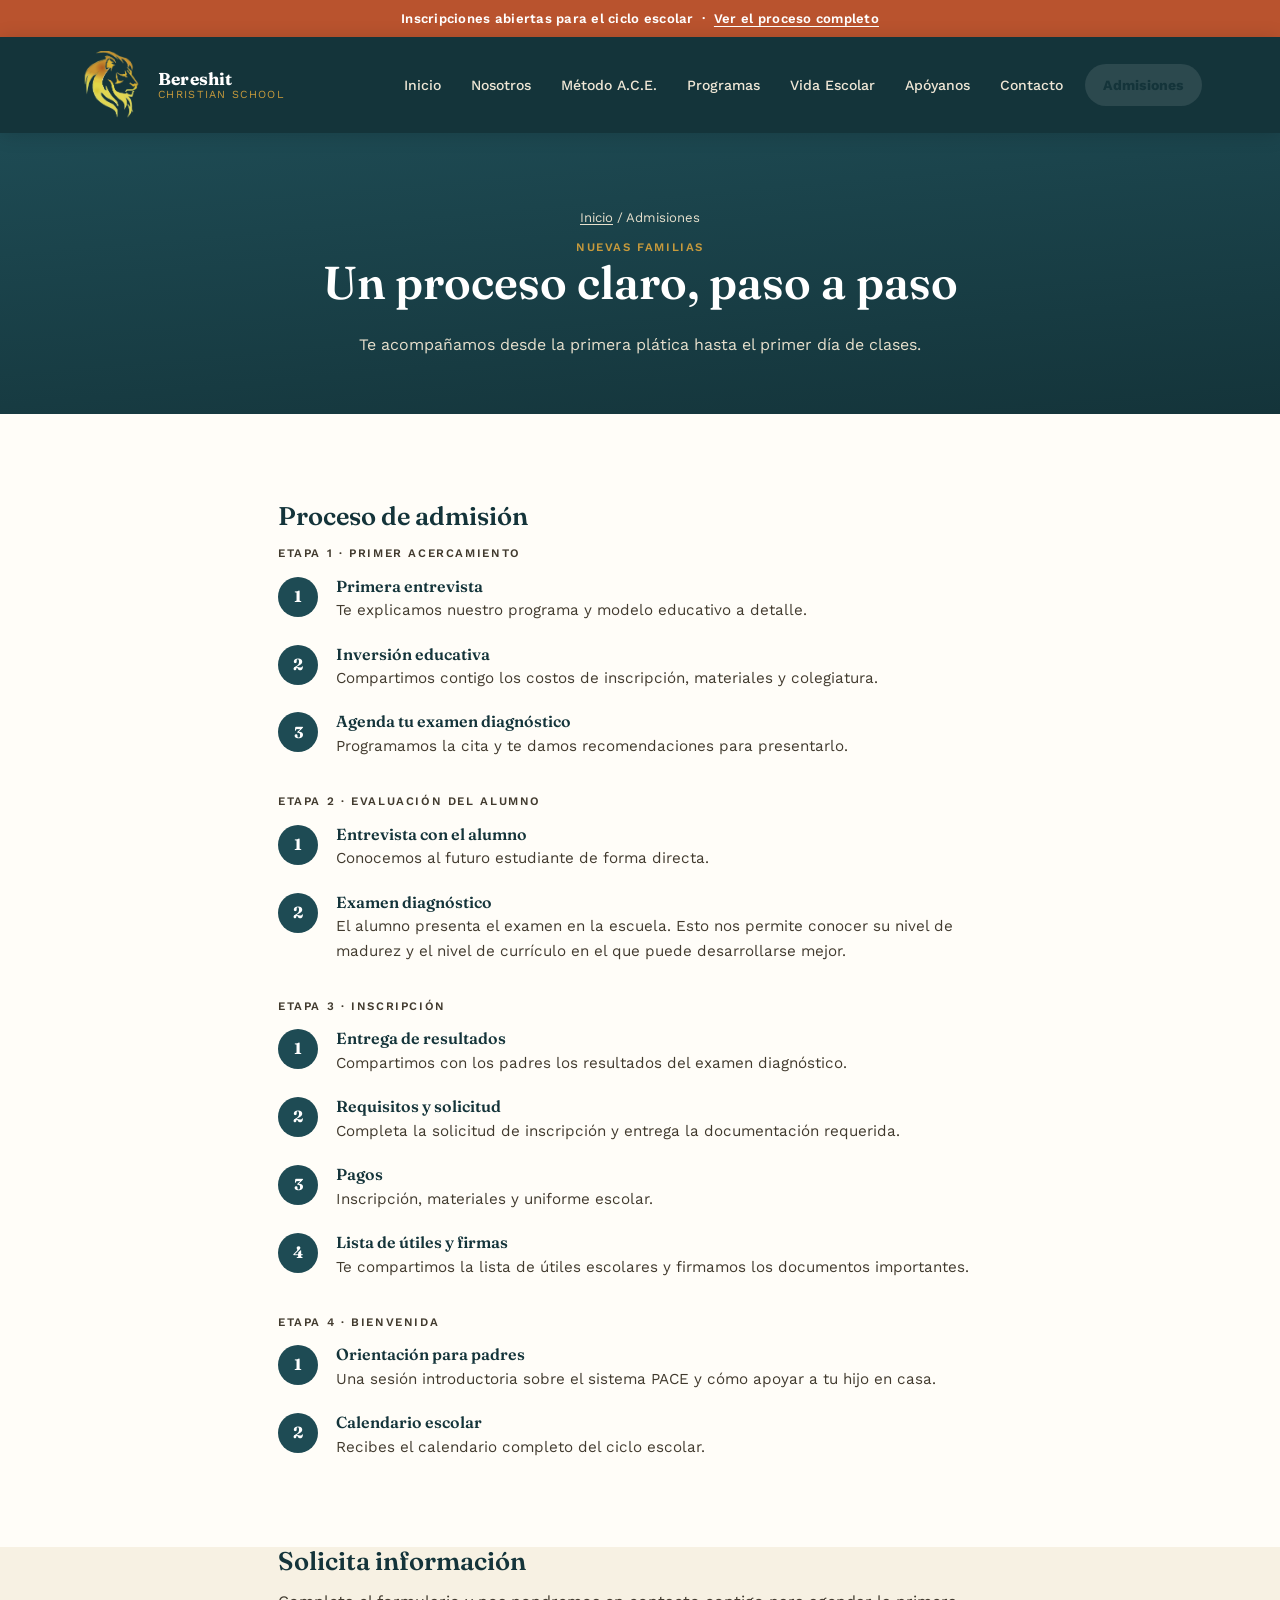
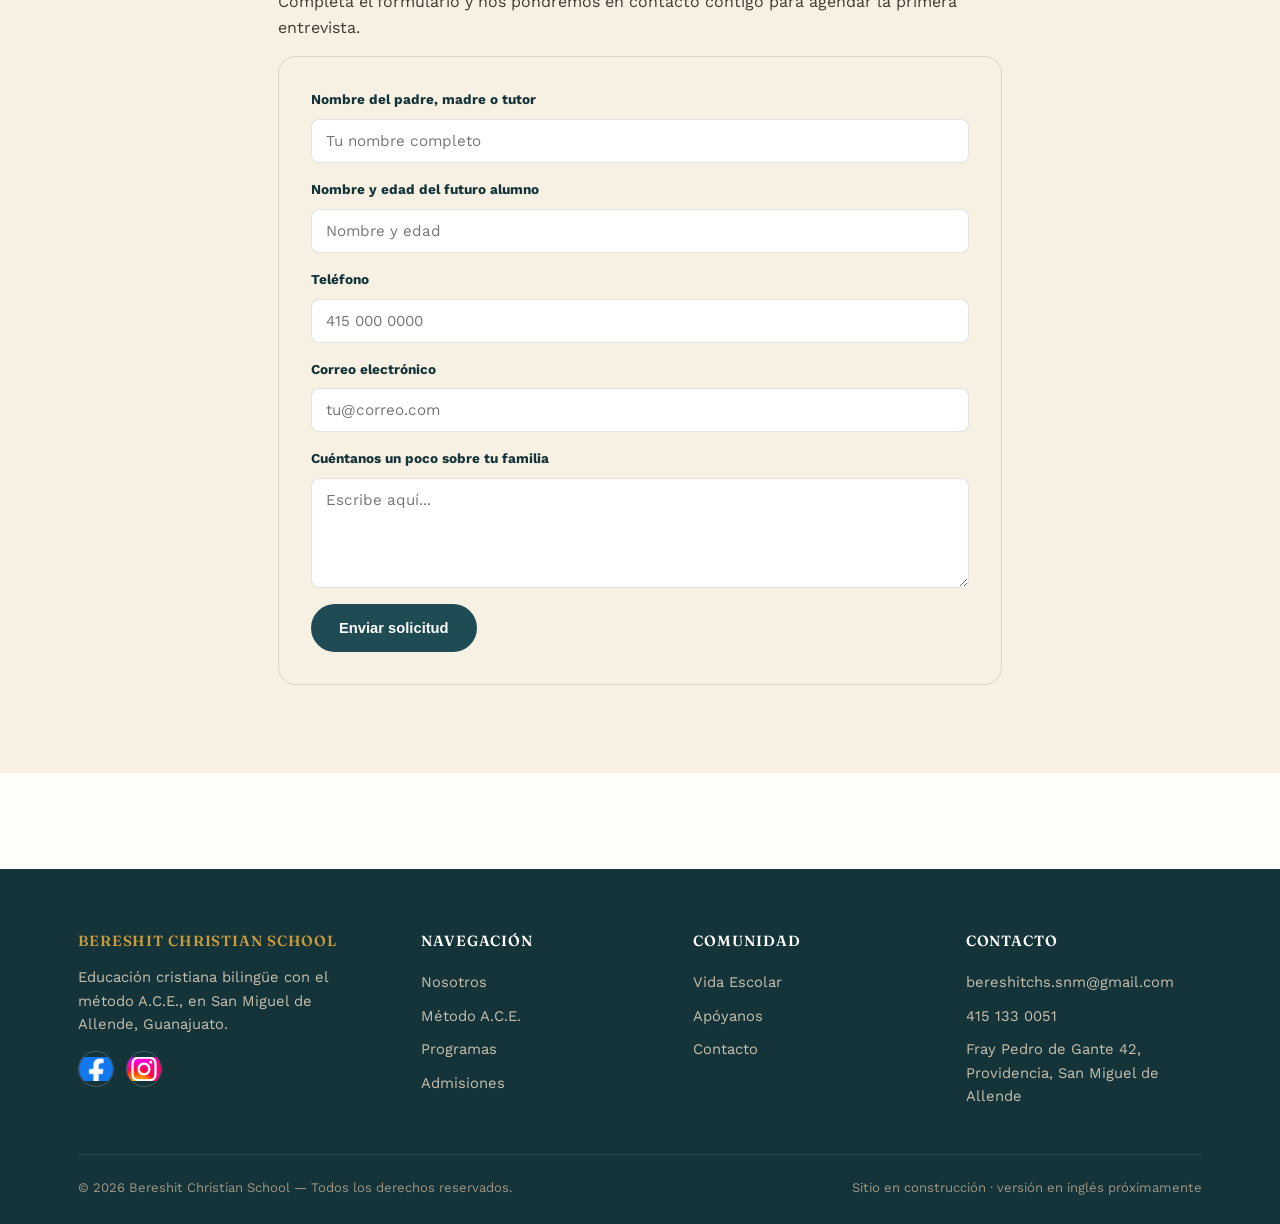
<file: admisiones.html>
<!DOCTYPE html>
<html lang="es">
<head>
<meta charset="UTF-8">
<meta name="viewport" content="width=device-width, initial-scale=1.0">
<title>Admisiones — Bereshit Christian School</title>
<link rel="stylesheet" href="styles.css">
</head>
<body>

<div class="announce">Inscripciones abiertas para el ciclo escolar &nbsp;·&nbsp; <a href="#proceso">Ver el proceso completo</a></div>

<header class="site">
  <div class="nav-row">
    <a href="index.html" class="brand">
      <span class="brand-mark"><img src="logo-bcs-golden.png" alt="Escudo de Bereshit Christian School"></span>
      <span class="brand-text"><strong>Bereshit</strong><span>Christian School</span></span>
    </a>
    <button class="nav-toggle" aria-label="Abrir menú" onclick="document.querySelector('nav.primary').classList.toggle('open')">☰</button>
    <nav class="primary">
      <a href="index.html">Inicio</a>
      <a href="sobre-nosotros.html">Nosotros</a>
      <a href="metodo-educativo.html">Método A.C.E.</a>
      <a href="oferta-educativa.html">Programas</a>
      <a href="vida-escolar.html">Vida Escolar</a>
      <a href="apoya-ministerio.html">Apóyanos</a>
      <a href="contacto.html">Contacto</a>
      <a href="admisiones.html" class="nav-cta" aria-current="page">Admisiones</a>
    </nav>
  </div>
</header>

<div class="page-hero">
  <div class="wrap">
    <p class="breadcrumb"><a href="index.html">Inicio</a> / Admisiones</p>
    <p class="eyebrow">Nuevas familias</p>
    <h1>Un proceso claro, paso a paso</h1>
    <p>Te acompañamos desde la primera plática hasta el primer día de clases.</p>
  </div>
</div>

<section id="proceso">
  <div class="wrap content-narrow">
    <h2>Proceso de admisión</h2>

    <p class="eyebrow" style="margin-top:10px">Etapa 1 · Primer acercamiento</p>
    <div class="step-list" style="margin-top:14px">
      <div class="step"><div class="step-num"></div><div><h4>Primera entrevista</h4><p>Te explicamos nuestro programa y modelo educativo a detalle.</p></div></div>
      <div class="step"><div class="step-num"></div><div><h4>Inversión educativa</h4><p>Compartimos contigo los costos de inscripción, materiales y colegiatura.</p></div></div>
      <div class="step"><div class="step-num"></div><div><h4>Agenda tu examen diagnóstico</h4><p>Programamos la cita y te damos recomendaciones para presentarlo.</p></div></div>
    </div>

    <p class="eyebrow" style="margin-top:34px">Etapa 2 · Evaluación del alumno</p>
    <div class="step-list" style="margin-top:14px">
      <div class="step"><div class="step-num"></div><div><h4>Entrevista con el alumno</h4><p>Conocemos al futuro estudiante de forma directa.</p></div></div>
      <div class="step"><div class="step-num"></div><div><h4>Examen diagnóstico</h4><p>El alumno presenta el examen en la escuela. Esto nos permite conocer su nivel de madurez y el nivel de currículo en el que puede desarrollarse mejor.</p></div></div>
    </div>

    <p class="eyebrow" style="margin-top:34px">Etapa 3 · Inscripción</p>
    <div class="step-list" style="margin-top:14px">
      <div class="step"><div class="step-num"></div><div><h4>Entrega de resultados</h4><p>Compartimos con los padres los resultados del examen diagnóstico.</p></div></div>
      <div class="step"><div class="step-num"></div><div><h4>Requisitos y solicitud</h4><p>Completa la solicitud de inscripción y entrega la documentación requerida.</p></div></div>
      <div class="step"><div class="step-num"></div><div><h4>Pagos</h4><p>Inscripción, materiales y uniforme escolar.</p></div></div>
      <div class="step"><div class="step-num"></div><div><h4>Lista de útiles y firmas</h4><p>Te compartimos la lista de útiles escolares y firmamos los documentos importantes.</p></div></div>
    </div>

    <p class="eyebrow" style="margin-top:34px">Etapa 4 · Bienvenida</p>
    <div class="step-list" style="margin-top:14px">
      <div class="step"><div class="step-num"></div><div><h4>Orientación para padres</h4><p>Una sesión introductoria sobre el sistema PACE y cómo apoyar a tu hijo en casa.</p></div></div>
      <div class="step"><div class="step-num"></div><div><h4>Calendario escolar</h4><p>Recibes el calendario completo del ciclo escolar.</p></div></div>
    </div>
  </div>
</section>

<section style="background:var(--paper); padding-top:0;">
  <div class="wrap content-narrow">
    <h2>Solicita información</h2>
    <p>Completa el formulario y nos pondremos en contacto contigo para agendar la primera entrevista.</p>
    <form class="form-card">
      <div class="form-row">
        <label for="nombre">Nombre del padre, madre o tutor</label>
        <input id="nombre" type="text" placeholder="Tu nombre completo">
      </div>
      <div class="form-row">
        <label for="alumno">Nombre y edad del futuro alumno</label>
        <input id="alumno" type="text" placeholder="Nombre y edad">
      </div>
      <div class="form-row">
        <label for="tel">Teléfono</label>
        <input id="tel" type="tel" placeholder="415 000 0000">
      </div>
      <div class="form-row">
        <label for="email">Correo electrónico</label>
        <input id="email" type="email" placeholder="tu@correo.com">
      </div>
      <div class="form-row">
        <label for="msg">Cuéntanos un poco sobre tu familia</label>
        <textarea id="msg" placeholder="Escribe aquí..."></textarea>
      </div>
      <button type="submit" class="btn btn-teal">Enviar solicitud</button>
    </form>
  </div>
</section>

<footer class="site">
  <div class="wrap">
    <div class="footer-grid">
      <div>
        <h4 style="color:var(--gold)">Bereshit Christian School</h4>
        <p style="color:#C9C1AE;font-size:.92rem;max-width:32ch;">Educación cristiana bilingüe con el método A.C.E., en San Miguel de Allende, Guanajuato.</p>
        <div class="social-row" style="margin-top:14px;">
          <a href="https://www.facebook.com/Bereshit.Christian.School/" aria-label="Facebook"><img src="facebook.png" alt="Facebook"></a>
          <a href="https://instagram.com/bereshit.christian.school" aria-label="Instagram"><img src="instagram.svg" alt="Instagram"></a>
        </div>
      </div>
      <div>
        <h4>Navegación</h4>
        <a href="sobre-nosotros.html">Nosotros</a>
        <a href="metodo-educativo.html">Método A.C.E.</a>
        <a href="oferta-educativa.html">Programas</a>
        <a href="admisiones.html">Admisiones</a>
      </div>
      <div>
        <h4>Comunidad</h4>
        <a href="vida-escolar.html">Vida Escolar</a>
        <a href="apoya-ministerio.html">Apóyanos</a>
        <a href="contacto.html">Contacto</a>
      </div>
      <div>
        <h4>Contacto</h4>
        <a href="mailto:bereshitchs.snm@gmail.com">bereshitchs.snm@gmail.com</a>
        <a href="tel:4151330051">415 133 0051</a>
        <a href="#">Fray Pedro de Gante 42, Providencia, San Miguel de Allende</a>
      </div>
    </div>
    <div class="foot-bottom">
      <span>© 2026 Bereshit Christian School — Todos los derechos reservados.</span>
      <span>Sitio en construcción · versión en inglés próximamente</span>
    </div>
  </div>
</footer>

</body>
</html>
</file>
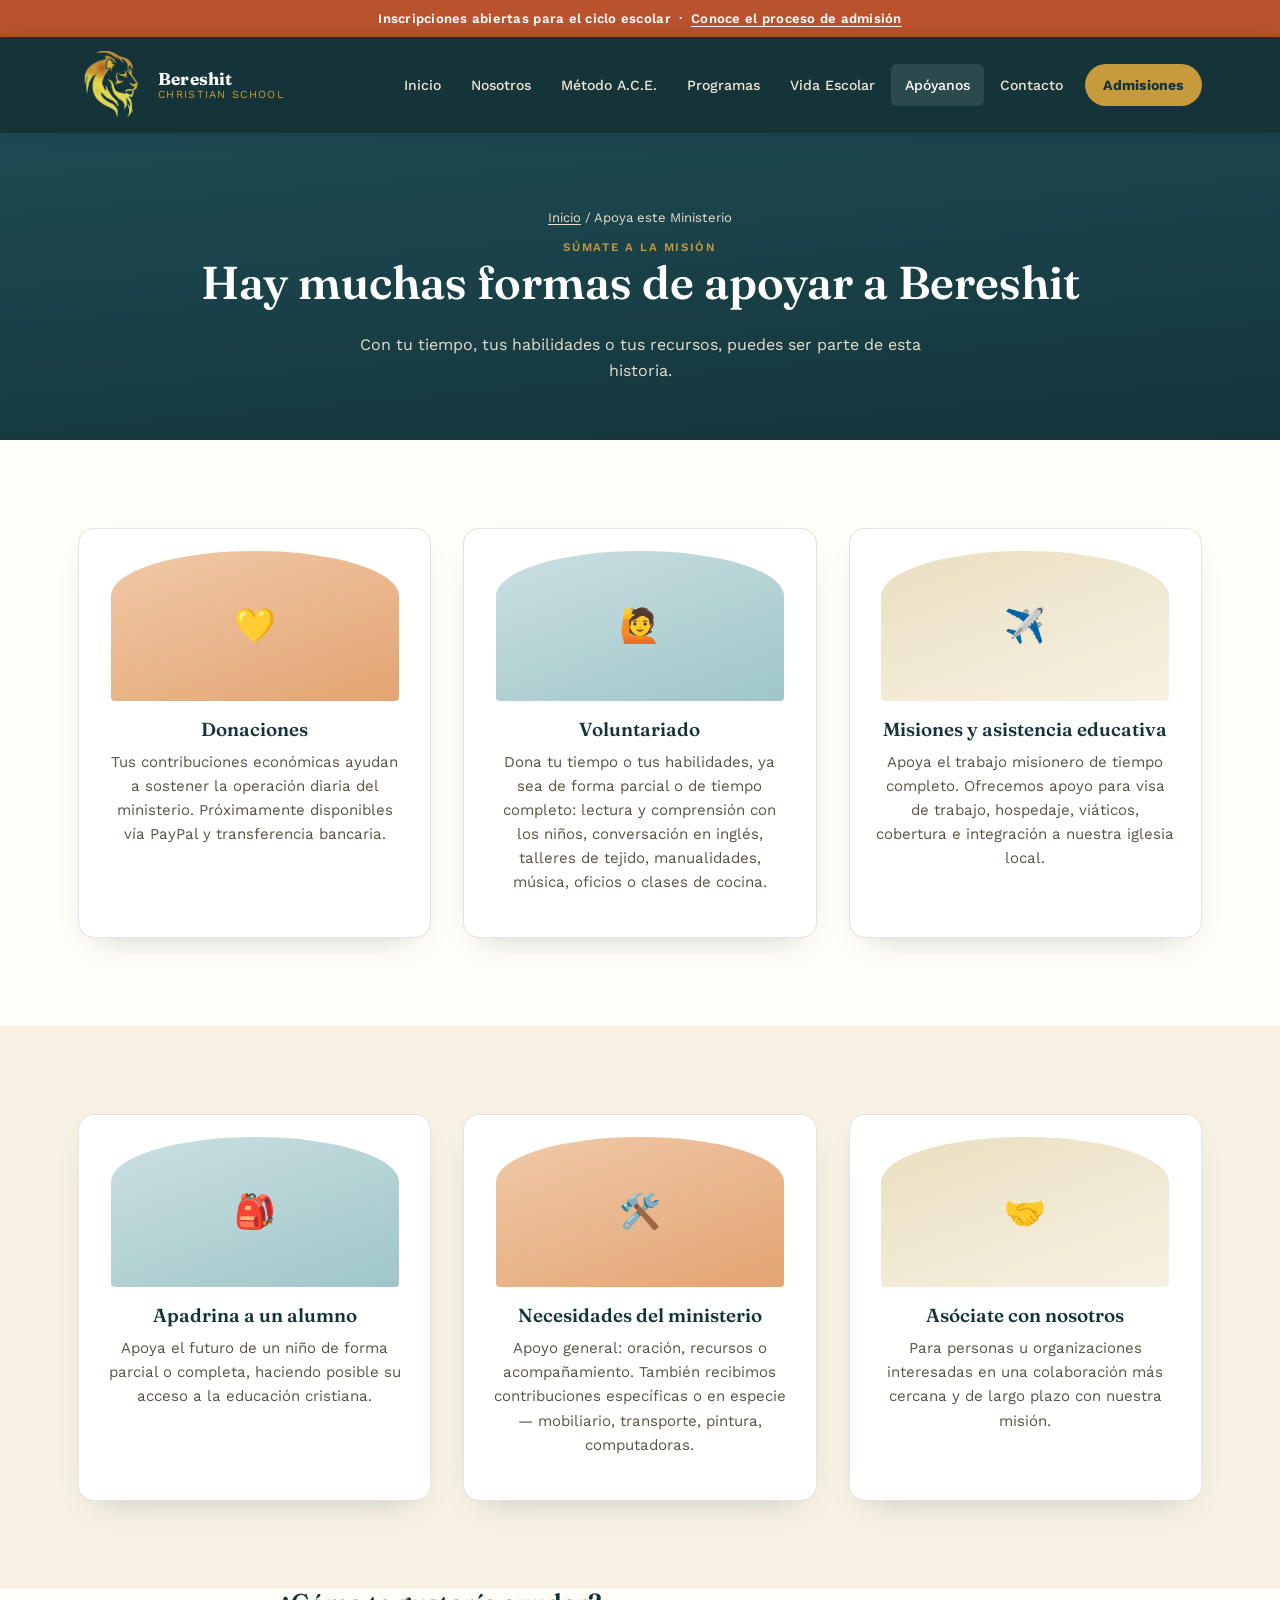
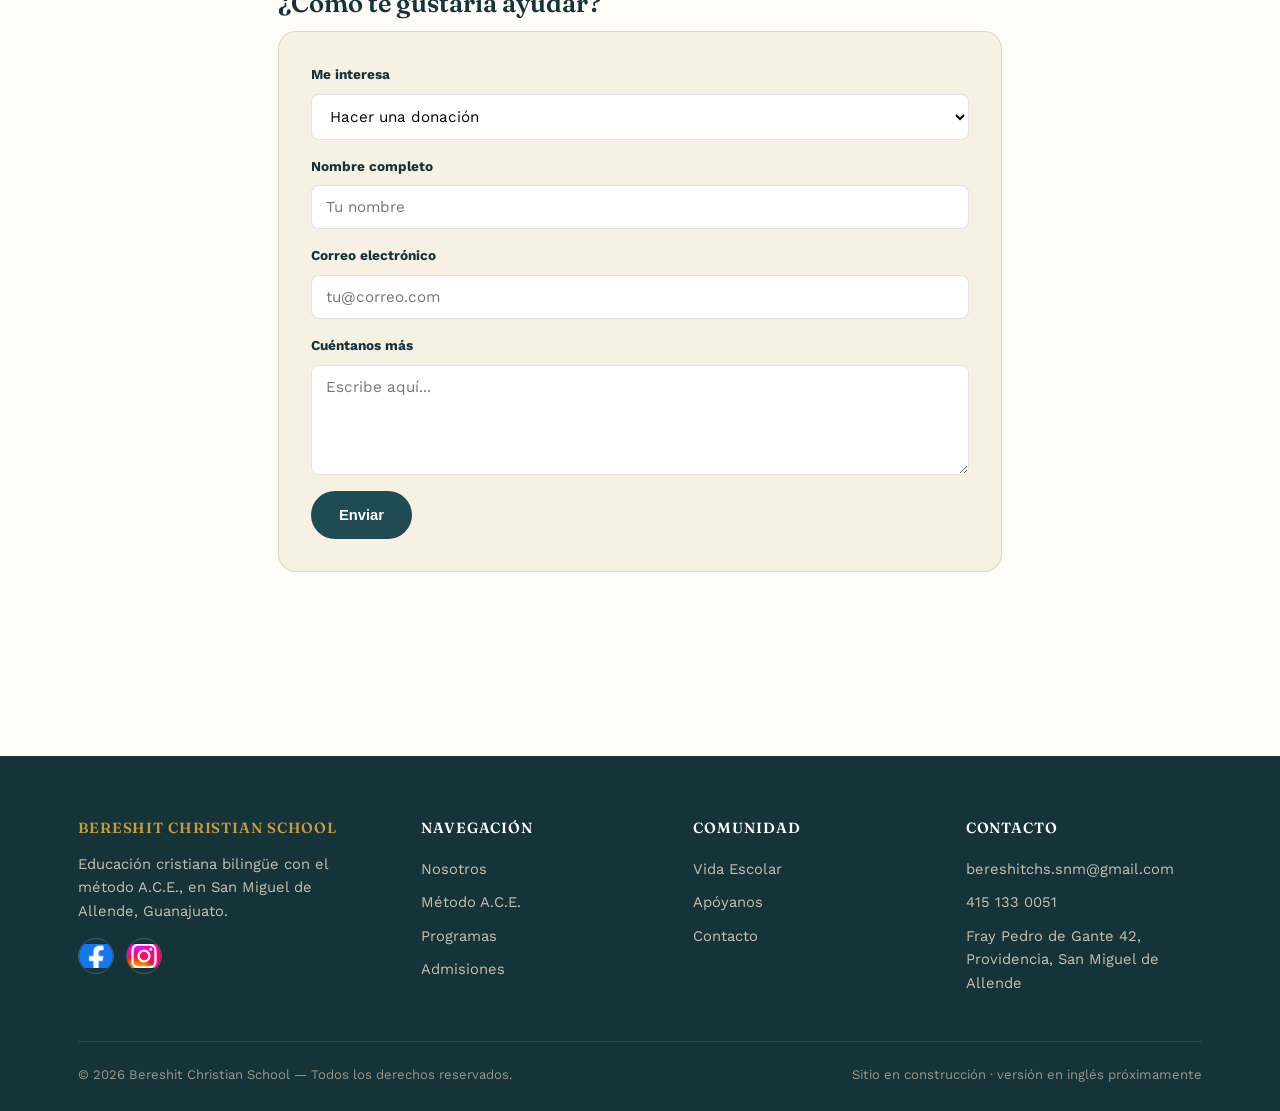
<file: apoya-ministerio.html>
<!DOCTYPE html>
<html lang="es">
<head>
<meta charset="UTF-8">
<meta name="viewport" content="width=device-width, initial-scale=1.0">
<title>Apoya este Ministerio — Bereshit Christian School</title>
<link rel="stylesheet" href="styles.css">
</head>
<body>

<div class="announce">Inscripciones abiertas para el ciclo escolar &nbsp;·&nbsp; <a href="admisiones.html">Conoce el proceso de admisión</a></div>

<header class="site">
  <div class="nav-row">
    <a href="index.html" class="brand">
      <span class="brand-mark"><img src="logo-bcs-golden.png" alt="Escudo de Bereshit Christian School"></span>
      <span class="brand-text"><strong>Bereshit</strong><span>Christian School</span></span>
    </a>
    <button class="nav-toggle" aria-label="Abrir menú" onclick="document.querySelector('nav.primary').classList.toggle('open')">☰</button>
    <nav class="primary">
      <a href="index.html">Inicio</a>
      <a href="sobre-nosotros.html">Nosotros</a>
      <a href="metodo-educativo.html">Método A.C.E.</a>
      <a href="oferta-educativa.html">Programas</a>
      <a href="vida-escolar.html">Vida Escolar</a>
      <a href="apoya-ministerio.html" aria-current="page">Apóyanos</a>
      <a href="contacto.html">Contacto</a>
      <a href="admisiones.html" class="nav-cta">Admisiones</a>
    </nav>
  </div>
</header>

<div class="page-hero">
  <div class="wrap">
    <p class="breadcrumb"><a href="index.html">Inicio</a> / Apoya este Ministerio</p>
    <p class="eyebrow">Súmate a la misión</p>
    <h1>Hay muchas formas de apoyar a Bereshit</h1>
    <p>Con tu tiempo, tus habilidades o tus recursos, puedes ser parte de esta historia.</p>
  </div>
</div>

<section>
  <div class="wrap">
    <div class="card-grid">
      <div class="card">
        <div class="card-art art-3">💛</div>
        <div class="card-body">
          <h3>Donaciones</h3>
          <p>Tus contribuciones económicas ayudan a sostener la operación diaria del ministerio. Próximamente disponibles vía PayPal y transferencia bancaria.</p>
        </div>
      </div>
      <div class="card">
        <div class="card-art art-2">🙋</div>
        <div class="card-body">
          <h3>Voluntariado</h3>
          <p>Dona tu tiempo o tus habilidades, ya sea de forma parcial o de tiempo completo: lectura y comprensión con los niños, conversación en inglés, talleres de tejido, manualidades, música, oficios o clases de cocina.</p>
        </div>
      </div>
      <div class="card">
        <div class="card-art art-1">✈️</div>
        <div class="card-body">
          <h3>Misiones y asistencia educativa</h3>
          <p>Apoya el trabajo misionero de tiempo completo. Ofrecemos apoyo para visa de trabajo, hospedaje, viáticos, cobertura e integración a nuestra iglesia local.</p>
        </div>
      </div>
    </div>
  </div>
</section>

<section style="background:var(--paper);">
  <div class="wrap">
    <div class="card-grid">
      <div class="card">
        <div class="card-art art-2">🎒</div>
        <div class="card-body">
          <h3>Apadrina a un alumno</h3>
          <p>Apoya el futuro de un niño de forma parcial o completa, haciendo posible su acceso a la educación cristiana.</p>
        </div>
      </div>
      <div class="card">
        <div class="card-art art-3">🛠️</div>
        <div class="card-body">
          <h3>Necesidades del ministerio</h3>
          <p>Apoyo general: oración, recursos o acompañamiento. También recibimos contribuciones específicas o en especie — mobiliario, transporte, pintura, computadoras.</p>
        </div>
      </div>
      <div class="card">
        <div class="card-art art-1">🤝</div>
        <div class="card-body">
          <h3>Asóciate con nosotros</h3>
          <p>Para personas u organizaciones interesadas en una colaboración más cercana y de largo plazo con nuestra misión.</p>
        </div>
      </div>
    </div>
  </div>
</section>

<section style="padding-top:0;">
  <div class="wrap content-narrow">
    <h2>¿Cómo te gustaría ayudar?</h2>
    <form class="form-card">
      <div class="form-row">
        <label for="tipo">Me interesa</label>
        <select id="tipo">
          <option>Hacer una donación</option>
          <option>Ser voluntario</option>
          <option>Servicio misionero</option>
          <option>Apadrinar a un alumno</option>
          <option>Asociarme con la misión</option>
        </select>
      </div>
      <div class="form-row">
        <label for="nombre2">Nombre completo</label>
        <input id="nombre2" type="text" placeholder="Tu nombre">
      </div>
      <div class="form-row">
        <label for="email2">Correo electrónico</label>
        <input id="email2" type="email" placeholder="tu@correo.com">
      </div>
      <div class="form-row">
        <label for="msg2">Cuéntanos más</label>
        <textarea id="msg2" placeholder="Escribe aquí..."></textarea>
      </div>
      <button type="submit" class="btn btn-teal">Enviar</button>
    </form>
  </div>
</section>

<footer class="site">
  <div class="wrap">
    <div class="footer-grid">
      <div>
        <h4 style="color:var(--gold)">Bereshit Christian School</h4>
        <p style="color:#C9C1AE;font-size:.92rem;max-width:32ch;">Educación cristiana bilingüe con el método A.C.E., en San Miguel de Allende, Guanajuato.</p>
        <div class="social-row" style="margin-top:14px;">
          <a href="https://www.facebook.com/Bereshit.Christian.School/" aria-label="Facebook"><img src="facebook.png" alt="Facebook"></a>
          <a href="https://instagram.com/bereshit.christian.school" aria-label="Instagram"><img src="instagram.svg" alt="Instagram"></a>
        </div>
      </div>
      <div>
        <h4>Navegación</h4>
        <a href="sobre-nosotros.html">Nosotros</a>
        <a href="metodo-educativo.html">Método A.C.E.</a>
        <a href="oferta-educativa.html">Programas</a>
        <a href="admisiones.html">Admisiones</a>
      </div>
      <div>
        <h4>Comunidad</h4>
        <a href="vida-escolar.html">Vida Escolar</a>
        <a href="apoya-ministerio.html">Apóyanos</a>
        <a href="contacto.html">Contacto</a>
      </div>
      <div>
        <h4>Contacto</h4>
        <a href="mailto:bereshitchs.snm@gmail.com">bereshitchs.snm@gmail.com</a>
        <a href="tel:4151330051">415 133 0051</a>
        <a href="#">Fray Pedro de Gante 42, Providencia, San Miguel de Allende</a>
      </div>
    </div>
    <div class="foot-bottom">
      <span>© 2026 Bereshit Christian School — Todos los derechos reservados.</span>
      <span>Sitio en construcción · versión en inglés próximamente</span>
    </div>
  </div>
</footer>

</body>
</html>
</file>
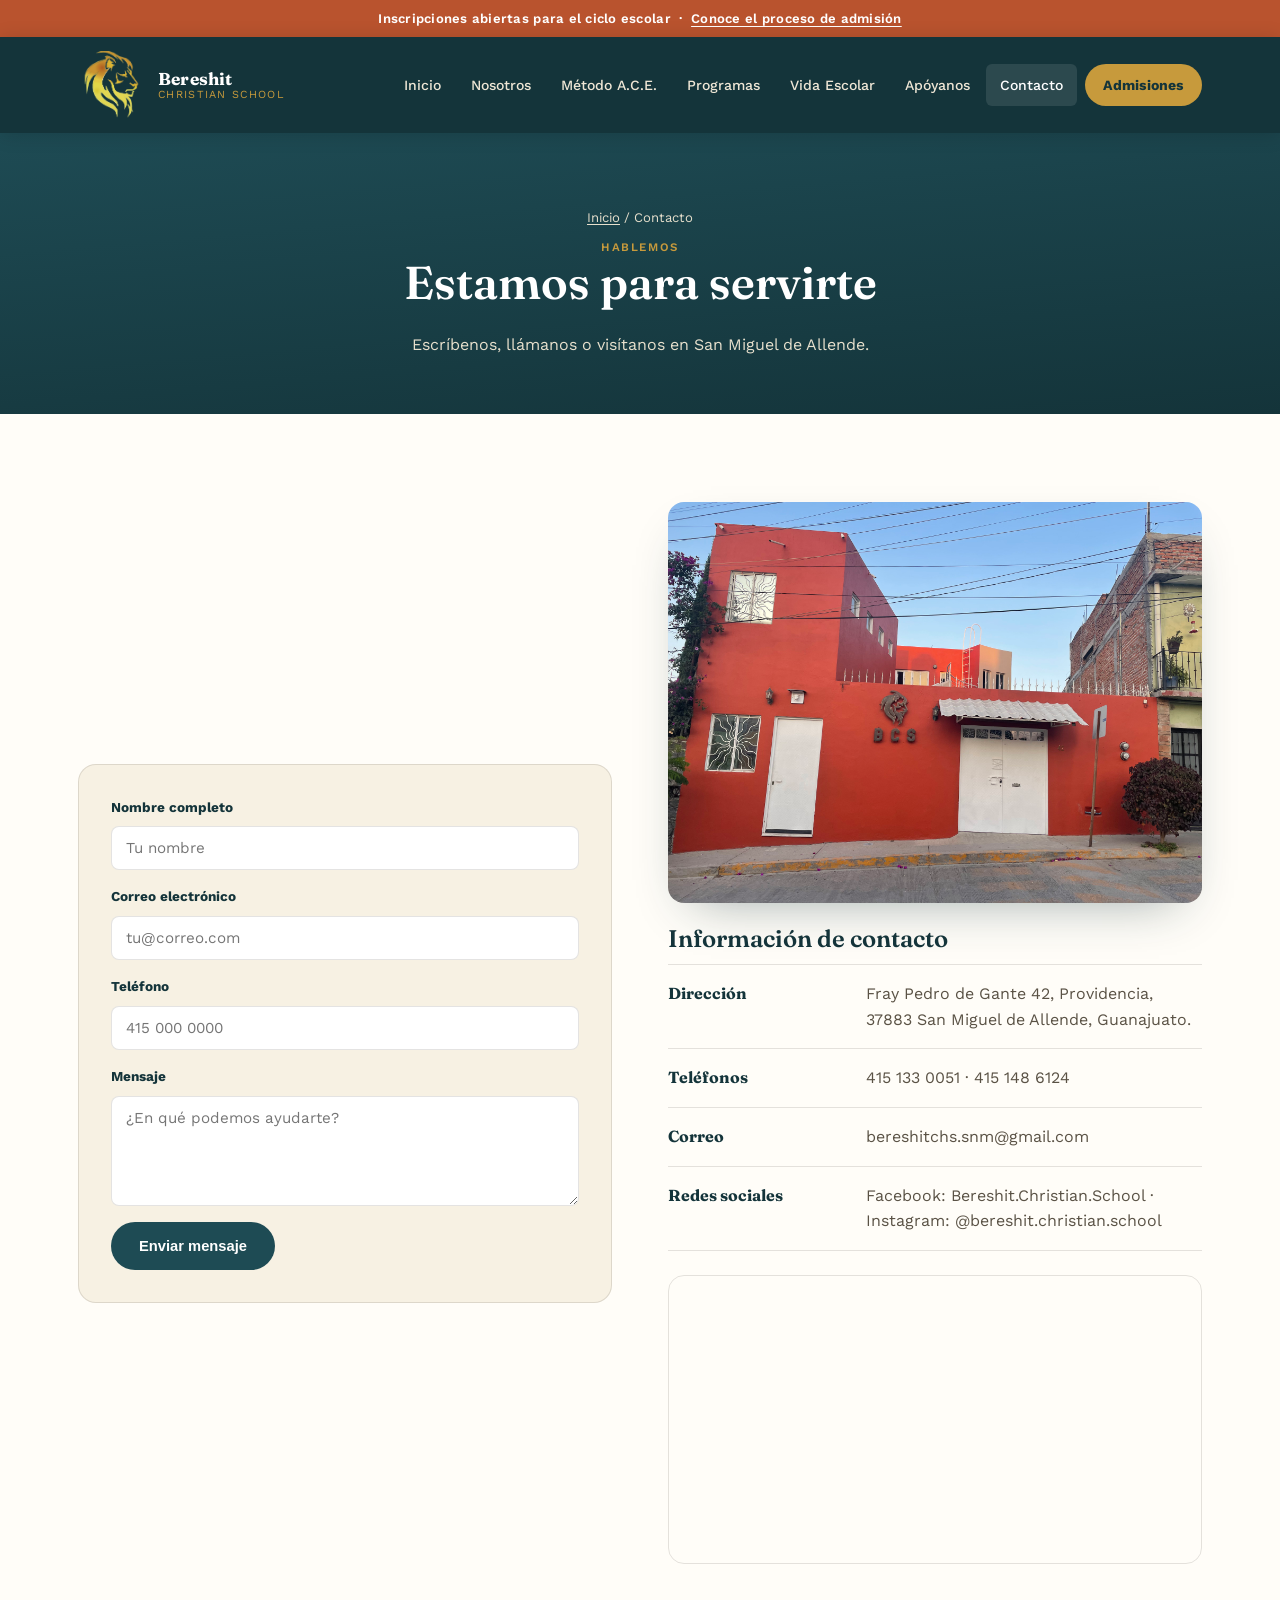
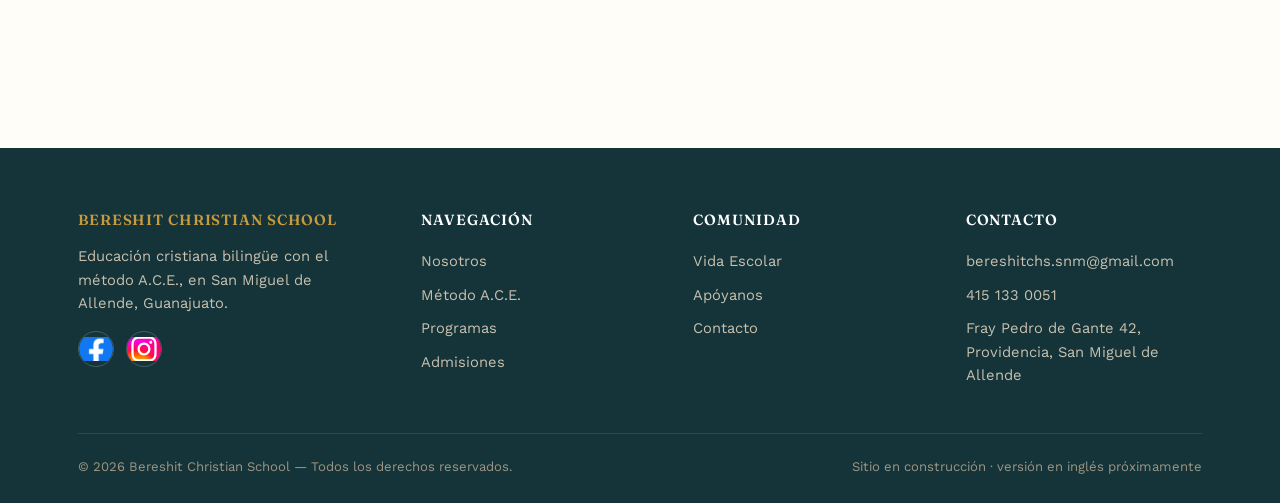
<file: contacto.html>
<!DOCTYPE html>
<html lang="es">
<head>
<meta charset="UTF-8">
<meta name="viewport" content="width=device-width, initial-scale=1.0">
<title>Contacto — Bereshit Christian School</title>
<link rel="stylesheet" href="styles.css">
</head>
<body>

<div class="announce">Inscripciones abiertas para el ciclo escolar &nbsp;·&nbsp; <a href="admisiones.html">Conoce el proceso de admisión</a></div>

<header class="site">
  <div class="nav-row">
    <a href="index.html" class="brand">
      <span class="brand-mark"><img src="logo-bcs-golden.png" alt="Escudo de Bereshit Christian School"></span>
      <span class="brand-text"><strong>Bereshit</strong><span>Christian School</span></span>
    </a>
    <button class="nav-toggle" aria-label="Abrir menú" onclick="document.querySelector('nav.primary').classList.toggle('open')">☰</button>
    <nav class="primary">
      <a href="index.html">Inicio</a>
      <a href="sobre-nosotros.html">Nosotros</a>
      <a href="metodo-educativo.html">Método A.C.E.</a>
      <a href="oferta-educativa.html">Programas</a>
      <a href="vida-escolar.html">Vida Escolar</a>
      <a href="apoya-ministerio.html">Apóyanos</a>
      <a href="contacto.html" aria-current="page">Contacto</a>
      <a href="admisiones.html" class="nav-cta">Admisiones</a>
    </nav>
  </div>
</header>

<div class="page-hero">
  <div class="wrap">
    <p class="breadcrumb"><a href="index.html">Inicio</a> / Contacto</p>
    <p class="eyebrow">Hablemos</p>
    <h1>Estamos para servirte</h1>
    <p>Escríbenos, llámanos o visítanos en San Miguel de Allende.</p>
  </div>
</div>

<section>
  <div class="wrap split">
    <form class="form-card">
      <div class="form-row">
        <label for="cn">Nombre completo</label>
        <input id="cn" type="text" placeholder="Tu nombre">
      </div>
      <div class="form-row">
        <label for="ce">Correo electrónico</label>
        <input id="ce" type="email" placeholder="tu@correo.com">
      </div>
      <div class="form-row">
        <label for="ct">Teléfono</label>
        <input id="ct" type="tel" placeholder="415 000 0000">
      </div>
      <div class="form-row">
        <label for="cm">Mensaje</label>
        <textarea id="cm" placeholder="¿En qué podemos ayudarte?"></textarea>
      </div>
      <button type="submit" class="btn btn-teal">Enviar mensaje</button>
    </form>
    <div>
      <img src="fachada-bcs.jpg" alt="Fachada de Bereshit Christian School" style="width:100%;border-radius:16px;margin-bottom:22px;box-shadow:var(--shadow);">
      <h2 style="color:var(--talavera-d)">Información de contacto</h2>
      <div class="info-table">
        <div class="info-row"><dt>Dirección</dt><dd>Fray Pedro de Gante 42, Providencia, 37883 San Miguel de Allende, Guanajuato.</dd></div>
        <div class="info-row"><dt>Teléfonos</dt><dd>415 133 0051 · 415 148 6124</dd></div>
        <div class="info-row"><dt>Correo</dt><dd>bereshitchs.snm@gmail.com</dd></div>
        <div class="info-row"><dt>Redes sociales</dt><dd>Facebook: Bereshit.Christian.School · Instagram: @bereshit.christian.school</dd></div>
      </div>
      <div style="margin-top:24px; border-radius:16px; overflow:hidden; border:1px solid var(--line);">
        <iframe title="Mapa de ubicación de Bereshit Christian School" src="https://www.google.com/maps?q=Fray+Pedro+de+Gante+42,+Providencia,+San+Miguel+de+Allende,+Guanajuato&output=embed" width="100%" height="280" style="border:0;" loading="lazy" referrerpolicy="no-referrer-when-downgrade"></iframe>
      </div>
    </div>
  </div>
</section>

<footer class="site">
  <div class="wrap">
    <div class="footer-grid">
      <div>
        <h4 style="color:var(--gold)">Bereshit Christian School</h4>
        <p style="color:#C9C1AE;font-size:.92rem;max-width:32ch;">Educación cristiana bilingüe con el método A.C.E., en San Miguel de Allende, Guanajuato.</p>
        <div class="social-row" style="margin-top:14px;">
          <a href="https://www.facebook.com/Bereshit.Christian.School/" aria-label="Facebook"><img src="facebook.png" alt="Facebook"></a>
          <a href="https://instagram.com/bereshit.christian.school" aria-label="Instagram"><img src="instagram.svg" alt="Instagram"></a>
        </div>
      </div>
      <div>
        <h4>Navegación</h4>
        <a href="sobre-nosotros.html">Nosotros</a>
        <a href="metodo-educativo.html">Método A.C.E.</a>
        <a href="oferta-educativa.html">Programas</a>
        <a href="admisiones.html">Admisiones</a>
      </div>
      <div>
        <h4>Comunidad</h4>
        <a href="vida-escolar.html">Vida Escolar</a>
        <a href="apoya-ministerio.html">Apóyanos</a>
        <a href="contacto.html">Contacto</a>
      </div>
      <div>
        <h4>Contacto</h4>
        <a href="mailto:bereshitchs.snm@gmail.com">bereshitchs.snm@gmail.com</a>
        <a href="tel:4151330051">415 133 0051</a>
        <a href="#">Fray Pedro de Gante 42, Providencia, San Miguel de Allende</a>
      </div>
    </div>
    <div class="foot-bottom">
      <span>© 2026 Bereshit Christian School — Todos los derechos reservados.</span>
      <span>Sitio en construcción · versión en inglés próximamente</span>
    </div>
  </div>
</footer>

</body>
</html>
</file>
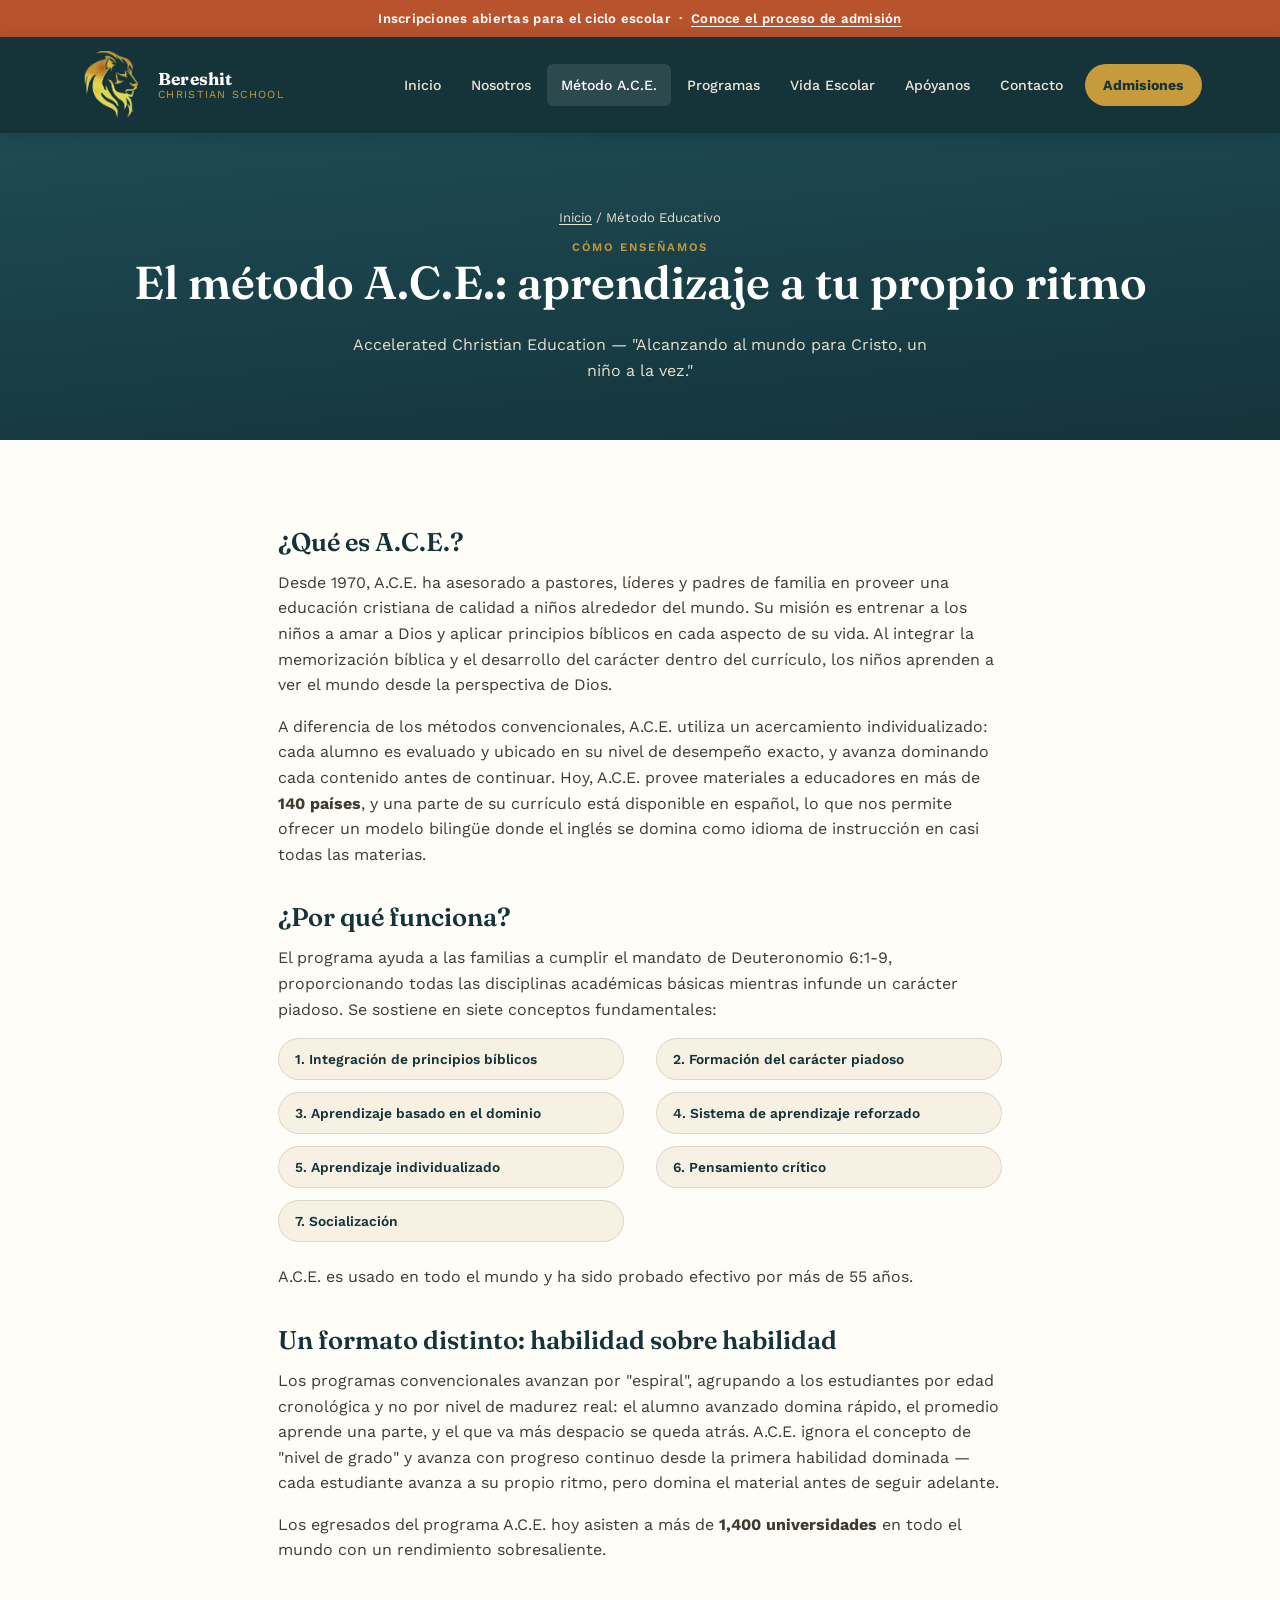
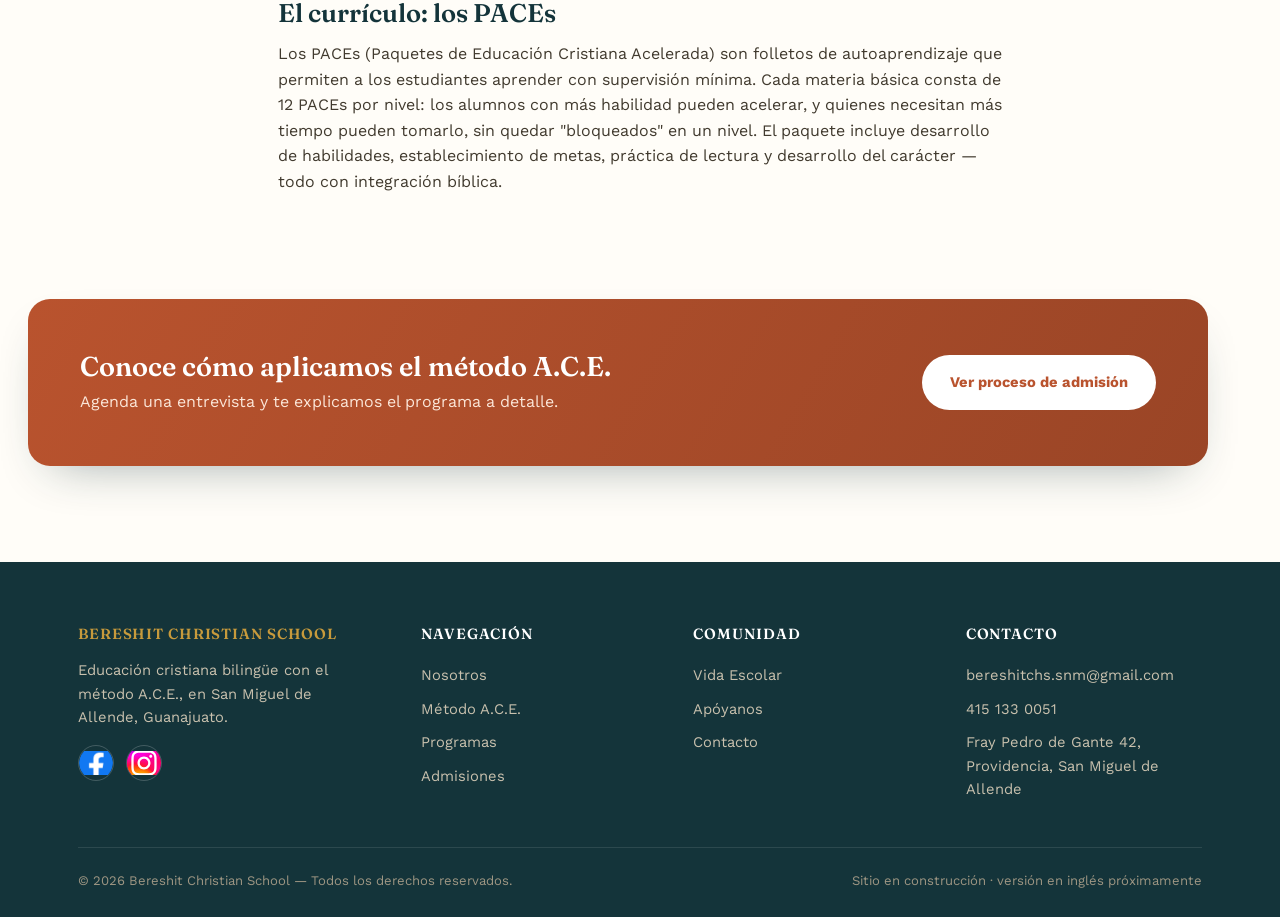
<file: metodo-educativo.html>
<!DOCTYPE html>
<html lang="es">
<head>
<meta charset="UTF-8">
<meta name="viewport" content="width=device-width, initial-scale=1.0">
<title>Nuestro Método Educativo — Bereshit Christian School</title>
<link rel="stylesheet" href="styles.css">
</head>
<body>

<div class="announce">Inscripciones abiertas para el ciclo escolar &nbsp;·&nbsp; <a href="admisiones.html">Conoce el proceso de admisión</a></div>

<header class="site">
  <div class="nav-row">
    <a href="index.html" class="brand">
      <span class="brand-mark"><img src="logo-bcs-golden.png" alt="Escudo de Bereshit Christian School"></span>
      <span class="brand-text"><strong>Bereshit</strong><span>Christian School</span></span>
    </a>
    <button class="nav-toggle" aria-label="Abrir menú" onclick="document.querySelector('nav.primary').classList.toggle('open')">☰</button>
    <nav class="primary">
      <a href="index.html">Inicio</a>
      <a href="sobre-nosotros.html">Nosotros</a>
      <a href="metodo-educativo.html" aria-current="page">Método A.C.E.</a>
      <a href="oferta-educativa.html">Programas</a>
      <a href="vida-escolar.html">Vida Escolar</a>
      <a href="apoya-ministerio.html">Apóyanos</a>
      <a href="contacto.html">Contacto</a>
      <a href="admisiones.html" class="nav-cta">Admisiones</a>
    </nav>
  </div>
</header>

<div class="page-hero">
  <div class="wrap">
    <p class="breadcrumb"><a href="index.html">Inicio</a> / Método Educativo</p>
    <p class="eyebrow">Cómo enseñamos</p>
    <h1>El método A.C.E.: aprendizaje a tu propio ritmo</h1>
    <p>Accelerated Christian Education — "Alcanzando al mundo para Cristo, un niño a la vez."</p>
  </div>
</div>

<section>
  <div class="wrap content-narrow">
    <h2>¿Qué es A.C.E.?</h2>
    <p>Desde 1970, A.C.E. ha asesorado a pastores, líderes y padres de familia en proveer una educación cristiana de calidad a niños alrededor del mundo. Su misión es entrenar a los niños a amar a Dios y aplicar principios bíblicos en cada aspecto de su vida. Al integrar la memorización bíblica y el desarrollo del carácter dentro del currículo, los niños aprenden a ver el mundo desde la perspectiva de Dios.</p>
    <p>A diferencia de los métodos convencionales, A.C.E. utiliza un acercamiento individualizado: cada alumno es evaluado y ubicado en su nivel de desempeño exacto, y avanza dominando cada contenido antes de continuar. Hoy, A.C.E. provee materiales a educadores en más de <strong>140 países</strong>, y una parte de su currículo está disponible en español, lo que nos permite ofrecer un modelo bilingüe donde el inglés se domina como idioma de instrucción en casi todas las materias.</p>

    <h2>¿Por qué funciona?</h2>
    <p>El programa ayuda a las familias a cumplir el mandato de Deuteronomio 6:1-9, proporcionando todas las disciplinas académicas básicas mientras infunde un carácter piadoso. Se sostiene en siete conceptos fundamentales:</p>
    <div class="two-col-list">
      <div class="pill">1. Integración de principios bíblicos</div>
      <div class="pill">2. Formación del carácter piadoso</div>
      <div class="pill">3. Aprendizaje basado en el dominio</div>
      <div class="pill">4. Sistema de aprendizaje reforzado</div>
      <div class="pill">5. Aprendizaje individualizado</div>
      <div class="pill">6. Pensamiento crítico</div>
      <div class="pill">7. Socialización</div>
    </div>
    <p style="margin-top:22px">A.C.E. es usado en todo el mundo y ha sido probado efectivo por más de 55 años.</p>

    <h2>Un formato distinto: habilidad sobre habilidad</h2>
    <p>Los programas convencionales avanzan por "espiral", agrupando a los estudiantes por edad cronológica y no por nivel de madurez real: el alumno avanzado domina rápido, el promedio aprende una parte, y el que va más despacio se queda atrás. A.C.E. ignora el concepto de "nivel de grado" y avanza con progreso continuo desde la primera habilidad dominada — cada estudiante avanza a su propio ritmo, pero domina el material antes de seguir adelante.</p>
    <p>Los egresados del programa A.C.E. hoy asisten a más de <strong>1,400 universidades</strong> en todo el mundo con un rendimiento sobresaliente.</p>

    <h2>El currículo: los PACEs</h2>
    <p>Los PACEs (Paquetes de Educación Cristiana Acelerada) son folletos de autoaprendizaje que permiten a los estudiantes aprender con supervisión mínima. Cada materia básica consta de 12 PACEs por nivel: los alumnos con más habilidad pueden acelerar, y quienes necesitan más tiempo pueden tomarlo, sin quedar "bloqueados" en un nivel. El paquete incluye desarrollo de habilidades, establecimiento de metas, práctica de lectura y desarrollo del carácter — todo con integración bíblica.</p>
  </div>
</section>

<div class="cta-band wrap" style="max-width:1180px;">
  <div>
    <h2>Conoce cómo aplicamos el método A.C.E.</h2>
    <p>Agenda una entrevista y te explicamos el programa a detalle.</p>
  </div>
  <a href="admisiones.html" class="btn" style="background:#fff;color:var(--terracotta);">Ver proceso de admisión</a>
</div>

<footer class="site">
  <div class="wrap">
    <div class="footer-grid">
      <div>
        <h4 style="color:var(--gold)">Bereshit Christian School</h4>
        <p style="color:#C9C1AE;font-size:.92rem;max-width:32ch;">Educación cristiana bilingüe con el método A.C.E., en San Miguel de Allende, Guanajuato.</p>
        <div class="social-row" style="margin-top:14px;">
          <a href="https://www.facebook.com/Bereshit.Christian.School/" aria-label="Facebook"><img src="facebook.png" alt="Facebook"></a>
          <a href="https://instagram.com/bereshit.christian.school" aria-label="Instagram"><img src="instagram.svg" alt="Instagram"></a>
        </div>
      </div>
      <div>
        <h4>Navegación</h4>
        <a href="sobre-nosotros.html">Nosotros</a>
        <a href="metodo-educativo.html">Método A.C.E.</a>
        <a href="oferta-educativa.html">Programas</a>
        <a href="admisiones.html">Admisiones</a>
      </div>
      <div>
        <h4>Comunidad</h4>
        <a href="vida-escolar.html">Vida Escolar</a>
        <a href="apoya-ministerio.html">Apóyanos</a>
        <a href="contacto.html">Contacto</a>
      </div>
      <div>
        <h4>Contacto</h4>
        <a href="mailto:bereshitchs.snm@gmail.com">bereshitchs.snm@gmail.com</a>
        <a href="tel:4151330051">415 133 0051</a>
        <a href="#">Fray Pedro de Gante 42, Providencia, San Miguel de Allende</a>
      </div>
    </div>
    <div class="foot-bottom">
      <span>© 2026 Bereshit Christian School — Todos los derechos reservados.</span>
      <span>Sitio en construcción · versión en inglés próximamente</span>
    </div>
  </div>
</footer>

</body>
</html>
</file>
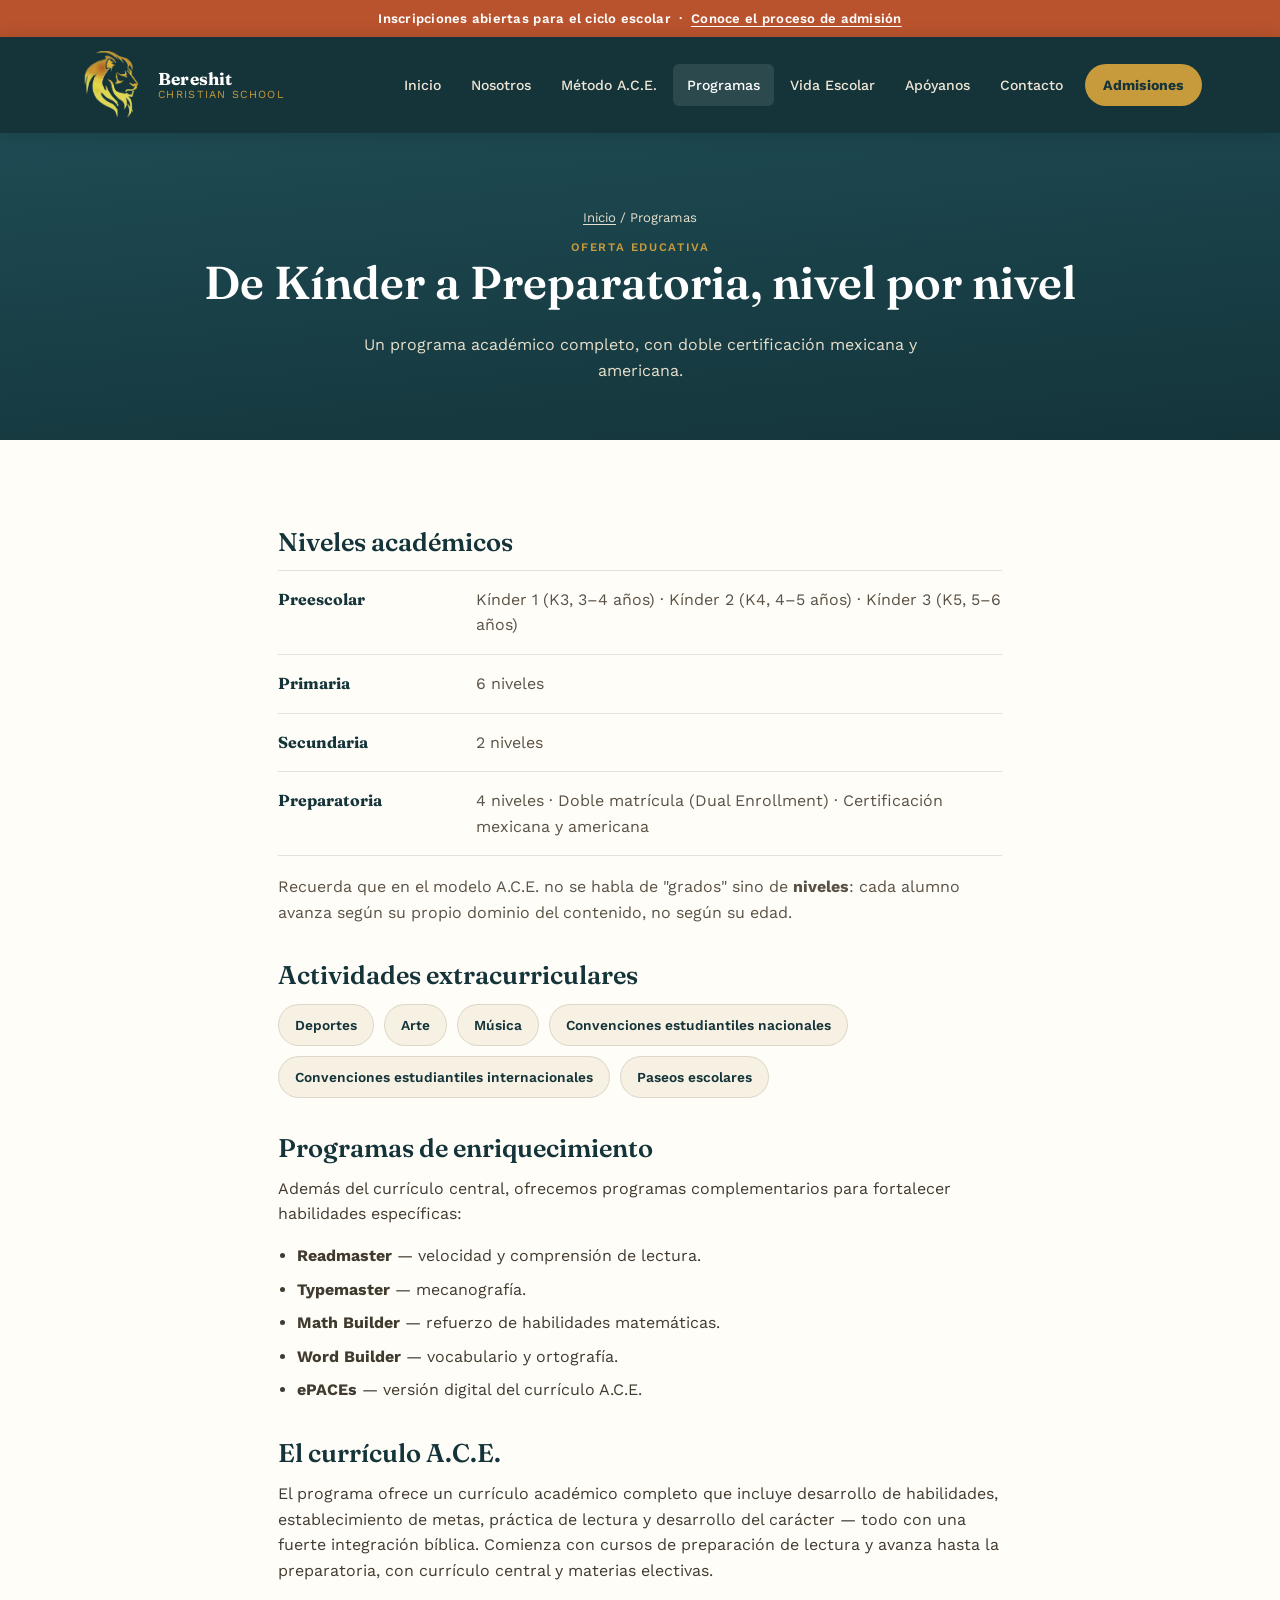
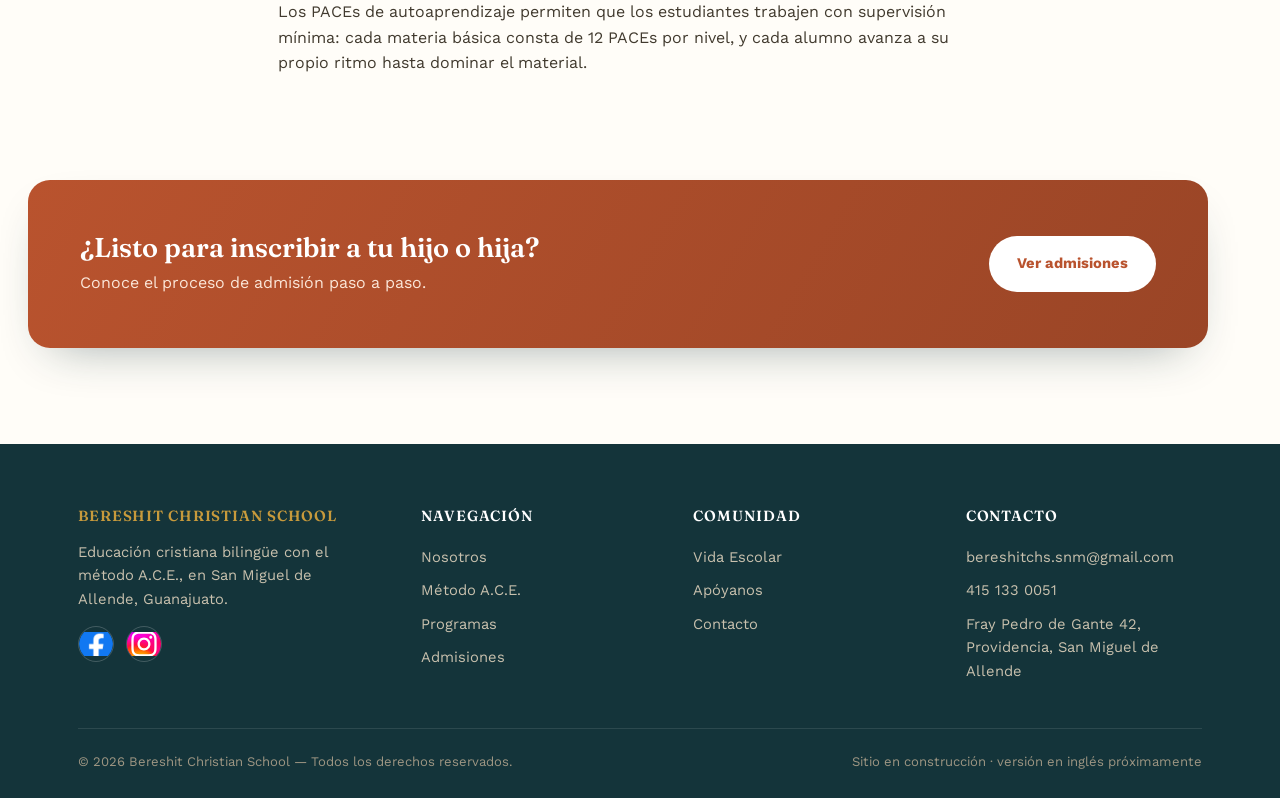
<file: oferta-educativa.html>
<!DOCTYPE html>
<html lang="es">
<head>
<meta charset="UTF-8">
<meta name="viewport" content="width=device-width, initial-scale=1.0">
<title>Oferta Educativa — Bereshit Christian School</title>
<link rel="stylesheet" href="styles.css">
</head>
<body>

<div class="announce">Inscripciones abiertas para el ciclo escolar &nbsp;·&nbsp; <a href="admisiones.html">Conoce el proceso de admisión</a></div>

<header class="site">
  <div class="nav-row">
    <a href="index.html" class="brand">
      <span class="brand-mark"><img src="logo-bcs-golden.png" alt="Escudo de Bereshit Christian School"></span>
      <span class="brand-text"><strong>Bereshit</strong><span>Christian School</span></span>
    </a>
    <button class="nav-toggle" aria-label="Abrir menú" onclick="document.querySelector('nav.primary').classList.toggle('open')">☰</button>
    <nav class="primary">
      <a href="index.html">Inicio</a>
      <a href="sobre-nosotros.html">Nosotros</a>
      <a href="metodo-educativo.html">Método A.C.E.</a>
      <a href="oferta-educativa.html" aria-current="page">Programas</a>
      <a href="vida-escolar.html">Vida Escolar</a>
      <a href="apoya-ministerio.html">Apóyanos</a>
      <a href="contacto.html">Contacto</a>
      <a href="admisiones.html" class="nav-cta">Admisiones</a>
    </nav>
  </div>
</header>

<div class="page-hero">
  <div class="wrap">
    <p class="breadcrumb"><a href="index.html">Inicio</a> / Programas</p>
    <p class="eyebrow">Oferta educativa</p>
    <h1>De Kínder a Preparatoria, nivel por nivel</h1>
    <p>Un programa académico completo, con doble certificación mexicana y americana.</p>
  </div>
</div>

<section>
  <div class="wrap content-narrow">
    <h2>Niveles académicos</h2>
    <div class="info-table">
      <div class="info-row"><dt>Preescolar</dt><dd>Kínder 1 (K3, 3–4 años) · Kínder 2 (K4, 4–5 años) · Kínder 3 (K5, 5–6 años)</dd></div>
      <div class="info-row"><dt>Primaria</dt><dd>6 niveles</dd></div>
      <div class="info-row"><dt>Secundaria</dt><dd>2 niveles</dd></div>
      <div class="info-row"><dt>Preparatoria</dt><dd>4 niveles · Doble matrícula (Dual Enrollment) · Certificación mexicana y americana</dd></div>
    </div>
    <p style="margin-top:18px;color:#5A5245">Recuerda que en el modelo A.C.E. no se habla de "grados" sino de <strong>niveles</strong>: cada alumno avanza según su propio dominio del contenido, no según su edad.</p>

    <h2>Actividades extracurriculares</h2>
    <div class="pill-list">
      <span class="pill">Deportes</span>
      <span class="pill">Arte</span>
      <span class="pill">Música</span>
      <span class="pill">Convenciones estudiantiles nacionales</span>
      <span class="pill">Convenciones estudiantiles internacionales</span>
      <span class="pill">Paseos escolares</span>
    </div>

    <h2>Programas de enriquecimiento</h2>
    <p>Además del currículo central, ofrecemos programas complementarios para fortalecer habilidades específicas:</p>
    <ul>
      <li><strong>Readmaster</strong> — velocidad y comprensión de lectura.</li>
      <li><strong>Typemaster</strong> — mecanografía.</li>
      <li><strong>Math Builder</strong> — refuerzo de habilidades matemáticas.</li>
      <li><strong>Word Builder</strong> — vocabulario y ortografía.</li>
      <li><strong>ePACEs</strong> — versión digital del currículo A.C.E.</li>
    </ul>

    <h2>El currículo A.C.E.</h2>
    <p>El programa ofrece un currículo académico completo que incluye desarrollo de habilidades, establecimiento de metas, práctica de lectura y desarrollo del carácter — todo con una fuerte integración bíblica. Comienza con cursos de preparación de lectura y avanza hasta la preparatoria, con currículo central y materias electivas.</p>
    <p>Los PACEs de autoaprendizaje permiten que los estudiantes trabajen con supervisión mínima: cada materia básica consta de 12 PACEs por nivel, y cada alumno avanza a su propio ritmo hasta dominar el material.</p>
  </div>
</section>

<div class="cta-band wrap" style="max-width:1180px;">
  <div>
    <h2>¿Listo para inscribir a tu hijo o hija?</h2>
    <p>Conoce el proceso de admisión paso a paso.</p>
  </div>
  <a href="admisiones.html" class="btn" style="background:#fff;color:var(--terracotta);">Ver admisiones</a>
</div>

<footer class="site">
  <div class="wrap">
    <div class="footer-grid">
      <div>
        <h4 style="color:var(--gold)">Bereshit Christian School</h4>
        <p style="color:#C9C1AE;font-size:.92rem;max-width:32ch;">Educación cristiana bilingüe con el método A.C.E., en San Miguel de Allende, Guanajuato.</p>
        <div class="social-row" style="margin-top:14px;">
          <a href="https://www.facebook.com/Bereshit.Christian.School/" aria-label="Facebook"><img src="facebook.png" alt="Facebook"></a>
          <a href="https://instagram.com/bereshit.christian.school" aria-label="Instagram"><img src="instagram.svg" alt="Instagram"></a>
        </div>
      </div>
      <div>
        <h4>Navegación</h4>
        <a href="sobre-nosotros.html">Nosotros</a>
        <a href="metodo-educativo.html">Método A.C.E.</a>
        <a href="oferta-educativa.html">Programas</a>
        <a href="admisiones.html">Admisiones</a>
      </div>
      <div>
        <h4>Comunidad</h4>
        <a href="vida-escolar.html">Vida Escolar</a>
        <a href="apoya-ministerio.html">Apóyanos</a>
        <a href="contacto.html">Contacto</a>
      </div>
      <div>
        <h4>Contacto</h4>
        <a href="mailto:bereshitchs.snm@gmail.com">bereshitchs.snm@gmail.com</a>
        <a href="tel:4151330051">415 133 0051</a>
        <a href="#">Fray Pedro de Gante 42, Providencia, San Miguel de Allende</a>
      </div>
    </div>
    <div class="foot-bottom">
      <span>© 2026 Bereshit Christian School — Todos los derechos reservados.</span>
      <span>Sitio en construcción · versión en inglés próximamente</span>
    </div>
  </div>
</footer>

</body>
</html>
</file>
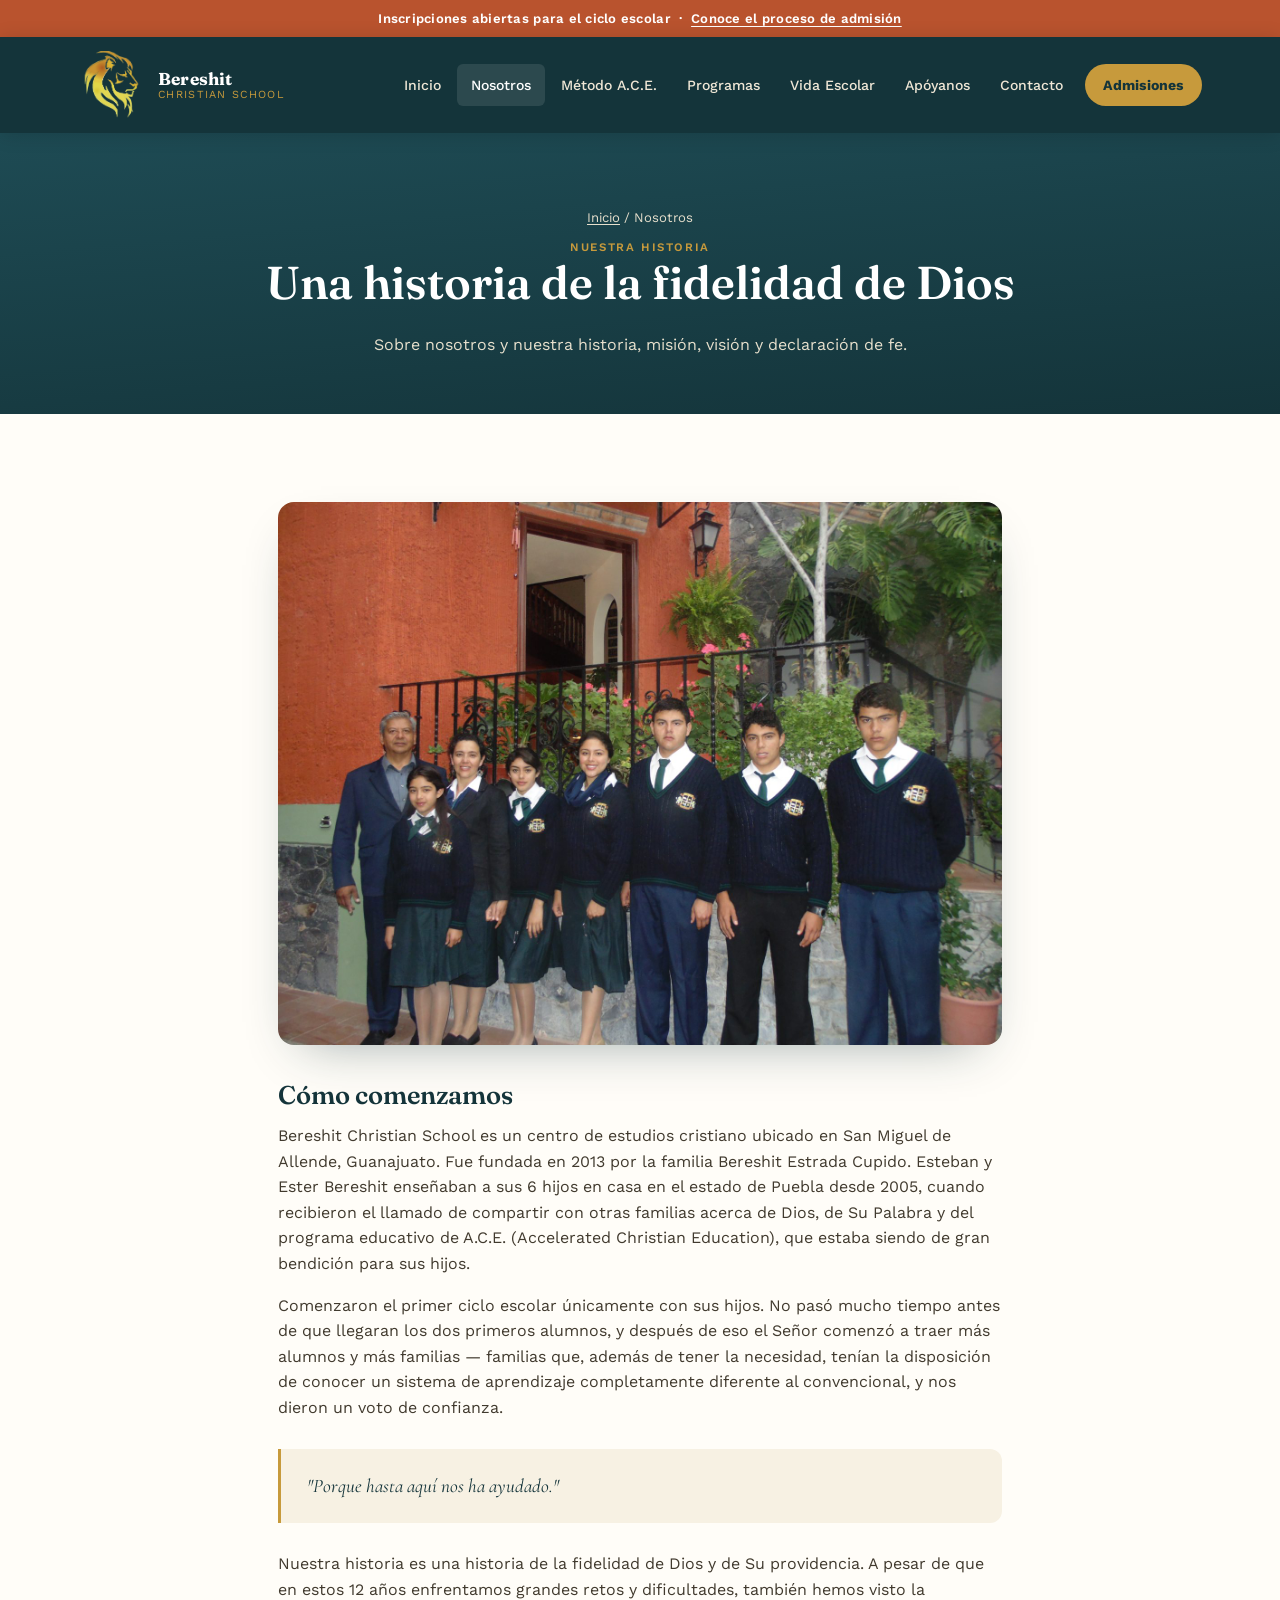
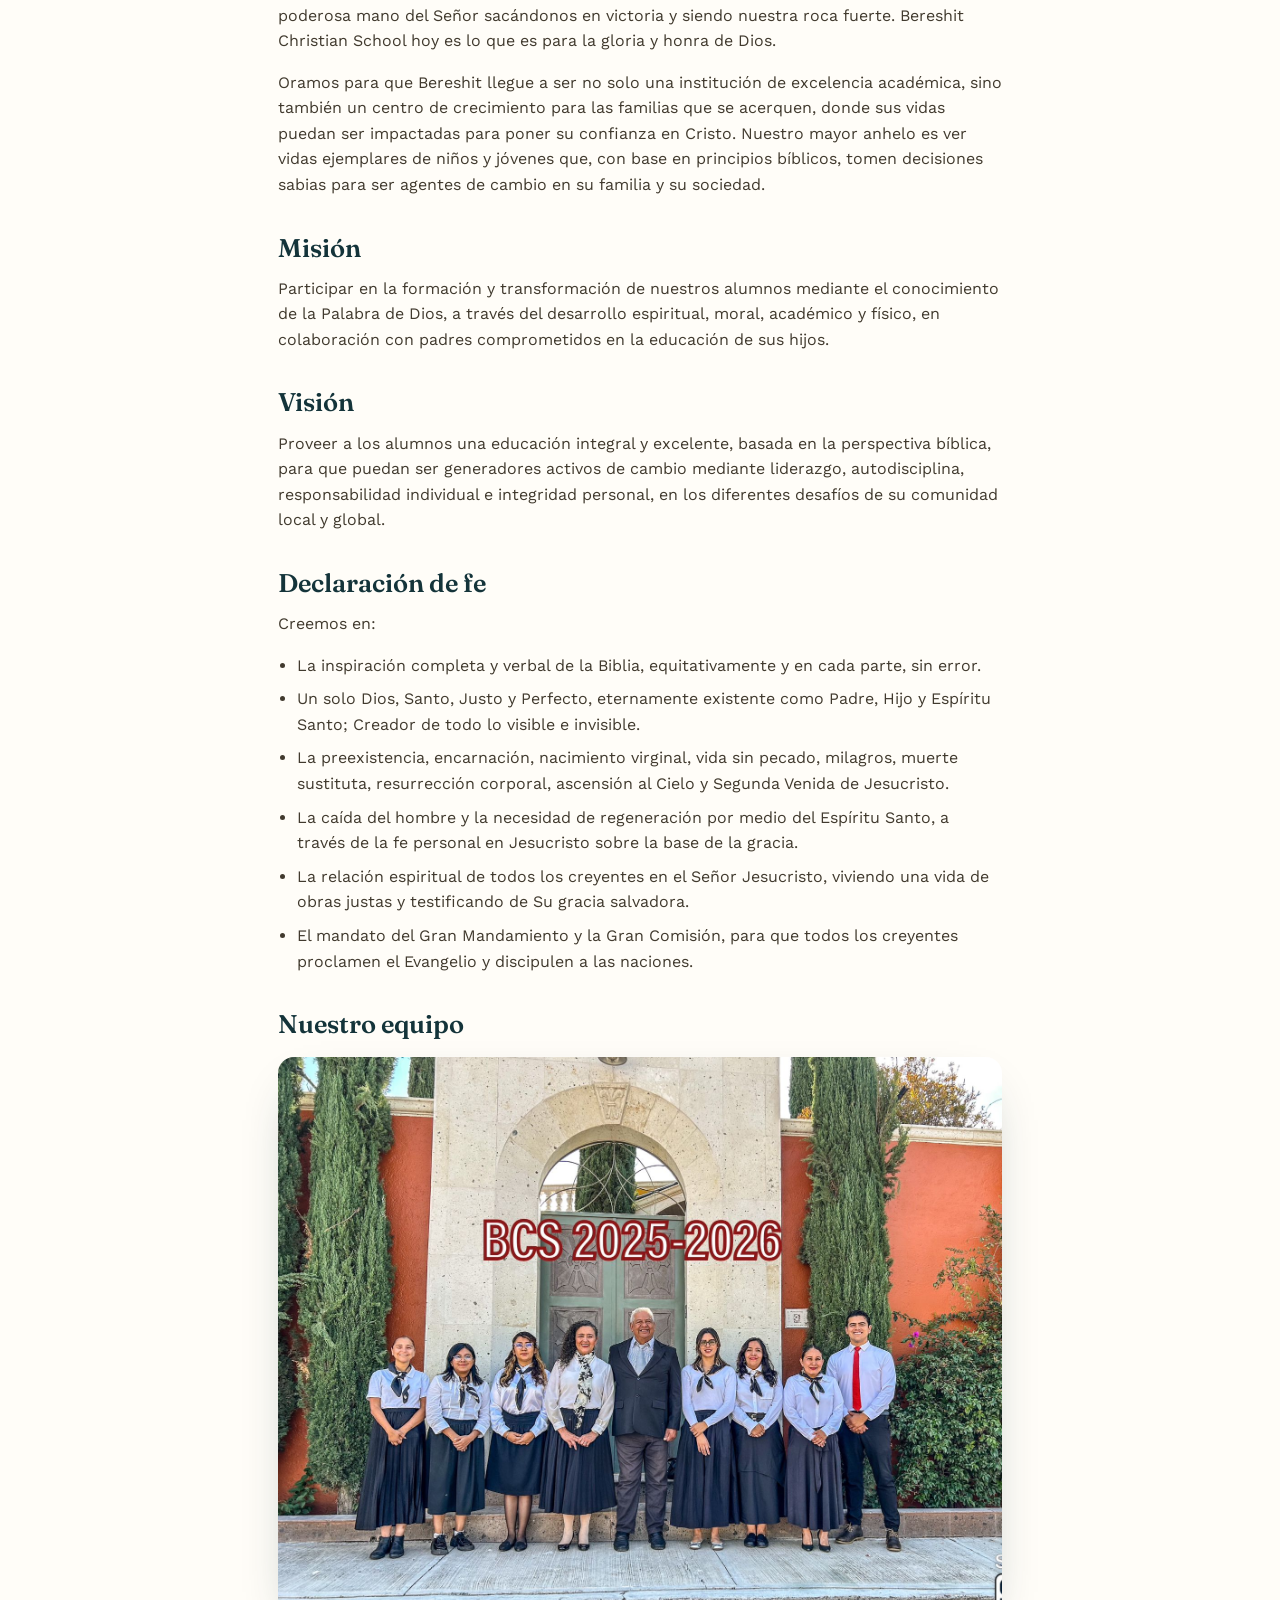
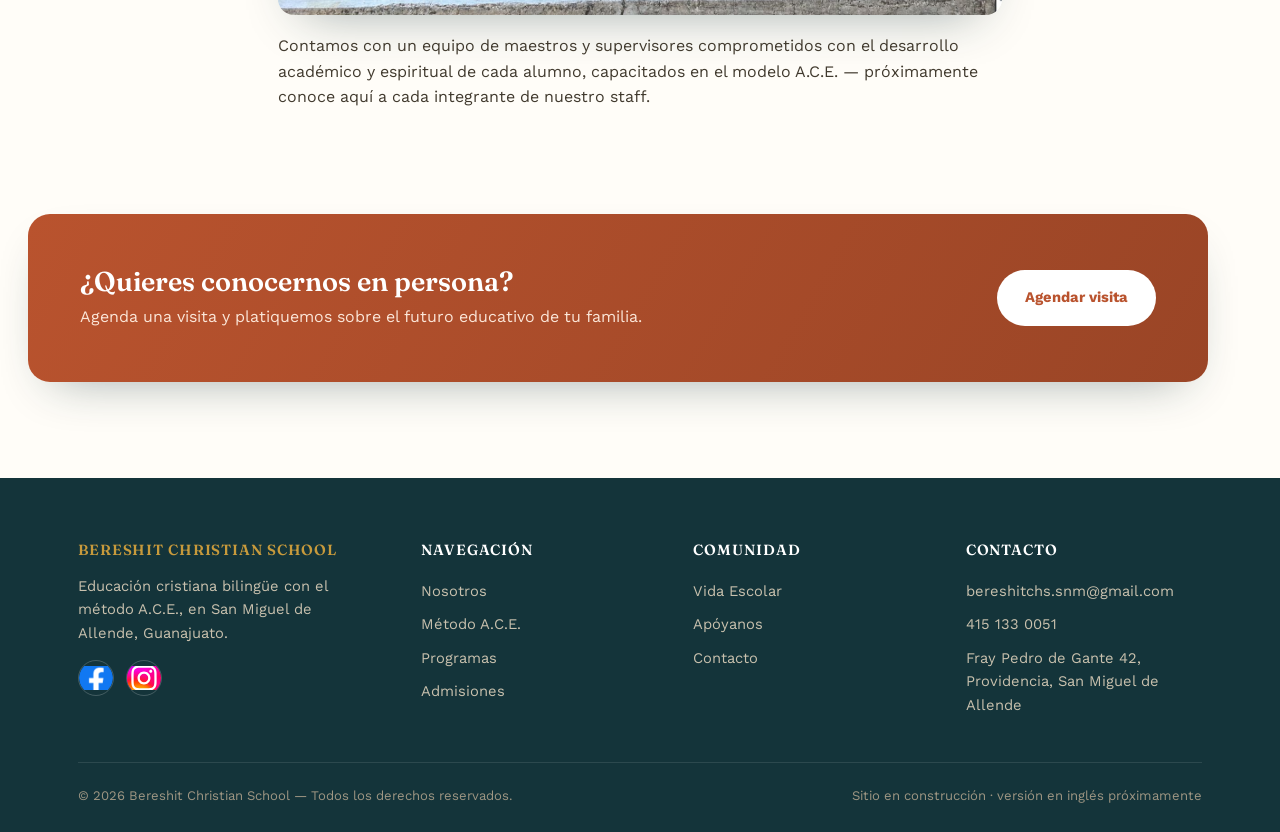
<file: sobre-nosotros.html>
<!DOCTYPE html>
<html lang="es">
<head>
<meta charset="UTF-8">
<meta name="viewport" content="width=device-width, initial-scale=1.0">
<title>Nuestra Historia — Bereshit Christian School</title>
<link rel="stylesheet" href="styles.css">
</head>
<body>

<div class="announce">Inscripciones abiertas para el ciclo escolar &nbsp;·&nbsp; <a href="admisiones.html">Conoce el proceso de admisión</a></div>

<header class="site">
  <div class="nav-row">
    <a href="index.html" class="brand">
      <span class="brand-mark"><img src="logo-bcs-golden.png" alt="Escudo de Bereshit Christian School"></span>
      <span class="brand-text"><strong>Bereshit</strong><span>Christian School</span></span>
    </a>
    <button class="nav-toggle" aria-label="Abrir menú" onclick="document.querySelector('nav.primary').classList.toggle('open')">☰</button>
    <nav class="primary">
      <a href="index.html">Inicio</a>
      <a href="sobre-nosotros.html" aria-current="page">Nosotros</a>
      <a href="metodo-educativo.html">Método A.C.E.</a>
      <a href="oferta-educativa.html">Programas</a>
      <a href="vida-escolar.html">Vida Escolar</a>
      <a href="apoya-ministerio.html">Apóyanos</a>
      <a href="contacto.html">Contacto</a>
      <a href="admisiones.html" class="nav-cta">Admisiones</a>
    </nav>
  </div>
</header>

<div class="page-hero">
  <div class="wrap">
    <p class="breadcrumb"><a href="index.html">Inicio</a> / Nosotros</p>
    <p class="eyebrow">Nuestra historia</p>
    <h1>Una historia de la fidelidad de Dios</h1>
    <p>Sobre nosotros y nuestra historia, misión, visión y declaración de fe.</p>
  </div>
</div>

<section>
  <div class="wrap content-narrow">
    <img src="foto-historica.jpg" alt="Foto histórica de Bereshit Christian School" style="width:100%;border-radius:16px;margin-bottom:30px;box-shadow:var(--shadow);">
    <h2>Cómo comenzamos</h2>
    <p>Bereshit Christian School es un centro de estudios cristiano ubicado en San Miguel de Allende, Guanajuato. Fue fundada en 2013 por la familia Bereshit Estrada Cupido. Esteban y Ester Bereshit enseñaban a sus 6 hijos en casa en el estado de Puebla desde 2005, cuando recibieron el llamado de compartir con otras familias acerca de Dios, de Su Palabra y del programa educativo de A.C.E. (Accelerated Christian Education), que estaba siendo de gran bendición para sus hijos.</p>
    <p>Comenzaron el primer ciclo escolar únicamente con sus hijos. No pasó mucho tiempo antes de que llegaran los dos primeros alumnos, y después de eso el Señor comenzó a traer más alumnos y más familias — familias que, además de tener la necesidad, tenían la disposición de conocer un sistema de aprendizaje completamente diferente al convencional, y nos dieron un voto de confianza.</p>

    <div class="quote-block">"Porque hasta aquí nos ha ayudado."</div>

    <p>Nuestra historia es una historia de la fidelidad de Dios y de Su providencia. A pesar de que en estos 12 años enfrentamos grandes retos y dificultades, también hemos visto la poderosa mano del Señor sacándonos en victoria y siendo nuestra roca fuerte. Bereshit Christian School hoy es lo que es para la gloria y honra de Dios.</p>
    <p>Oramos para que Bereshit llegue a ser no solo una institución de excelencia académica, sino también un centro de crecimiento para las familias que se acerquen, donde sus vidas puedan ser impactadas para poner su confianza en Cristo. Nuestro mayor anhelo es ver vidas ejemplares de niños y jóvenes que, con base en principios bíblicos, tomen decisiones sabias para ser agentes de cambio en su familia y su sociedad.</p>

    <h2>Misión</h2>
    <p>Participar en la formación y transformación de nuestros alumnos mediante el conocimiento de la Palabra de Dios, a través del desarrollo espiritual, moral, académico y físico, en colaboración con padres comprometidos en la educación de sus hijos.</p>

    <h2>Visión</h2>
    <p>Proveer a los alumnos una educación integral y excelente, basada en la perspectiva bíblica, para que puedan ser generadores activos de cambio mediante liderazgo, autodisciplina, responsabilidad individual e integridad personal, en los diferentes desafíos de su comunidad local y global.</p>

    <h2>Declaración de fe</h2>
    <p>Creemos en:</p>
    <ul>
      <li>La inspiración completa y verbal de la Biblia, equitativamente y en cada parte, sin error.</li>
      <li>Un solo Dios, Santo, Justo y Perfecto, eternamente existente como Padre, Hijo y Espíritu Santo; Creador de todo lo visible e invisible.</li>
      <li>La preexistencia, encarnación, nacimiento virginal, vida sin pecado, milagros, muerte sustituta, resurrección corporal, ascensión al Cielo y Segunda Venida de Jesucristo.</li>
      <li>La caída del hombre y la necesidad de regeneración por medio del Espíritu Santo, a través de la fe personal en Jesucristo sobre la base de la gracia.</li>
      <li>La relación espiritual de todos los creyentes en el Señor Jesucristo, viviendo una vida de obras justas y testificando de Su gracia salvadora.</li>
      <li>El mandato del Gran Mandamiento y la Gran Comisión, para que todos los creyentes proclamen el Evangelio y discipulen a las naciones.</li>
    </ul>

    <h2>Nuestro equipo</h2>
    <img src="staff-bcs.jpeg" alt="Equipo de maestros y directivos de Bereshit Christian School" style="width:100%;border-radius:16px;margin:18px 0;box-shadow:var(--shadow);">
    <p>Contamos con un equipo de maestros y supervisores comprometidos con el desarrollo académico y espiritual de cada alumno, capacitados en el modelo A.C.E. — próximamente conoce aquí a cada integrante de nuestro staff.</p>
  </div>
</section>

<div class="cta-band wrap" style="max-width:1180px;">
  <div>
    <h2>¿Quieres conocernos en persona?</h2>
    <p>Agenda una visita y platiquemos sobre el futuro educativo de tu familia.</p>
  </div>
  <a href="contacto.html" class="btn" style="background:#fff;color:var(--terracotta);">Agendar visita</a>
</div>

<footer class="site">
  <div class="wrap">
    <div class="footer-grid">
      <div>
        <h4 style="color:var(--gold)">Bereshit Christian School</h4>
        <p style="color:#C9C1AE;font-size:.92rem;max-width:32ch;">Educación cristiana bilingüe con el método A.C.E., en San Miguel de Allende, Guanajuato.</p>
        <div class="social-row" style="margin-top:14px;">
          <a href="https://www.facebook.com/Bereshit.Christian.School/" aria-label="Facebook"><img src="facebook.png" alt="Facebook"></a>
          <a href="https://instagram.com/bereshit.christian.school" aria-label="Instagram"><img src="instagram.svg" alt="Instagram"></a>
        </div>
      </div>
      <div>
        <h4>Navegación</h4>
        <a href="sobre-nosotros.html">Nosotros</a>
        <a href="metodo-educativo.html">Método A.C.E.</a>
        <a href="oferta-educativa.html">Programas</a>
        <a href="admisiones.html">Admisiones</a>
      </div>
      <div>
        <h4>Comunidad</h4>
        <a href="vida-escolar.html">Vida Escolar</a>
        <a href="apoya-ministerio.html">Apóyanos</a>
        <a href="contacto.html">Contacto</a>
      </div>
      <div>
        <h4>Contacto</h4>
        <a href="mailto:bereshitchs.snm@gmail.com">bereshitchs.snm@gmail.com</a>
        <a href="tel:4151330051">415 133 0051</a>
        <a href="#">Fray Pedro de Gante 42, Providencia, San Miguel de Allende</a>
      </div>
    </div>
    <div class="foot-bottom">
      <span>© 2026 Bereshit Christian School — Todos los derechos reservados.</span>
      <span>Sitio en construcción · versión en inglés próximamente</span>
    </div>
  </div>
</footer>

</body>
</html>
</file>
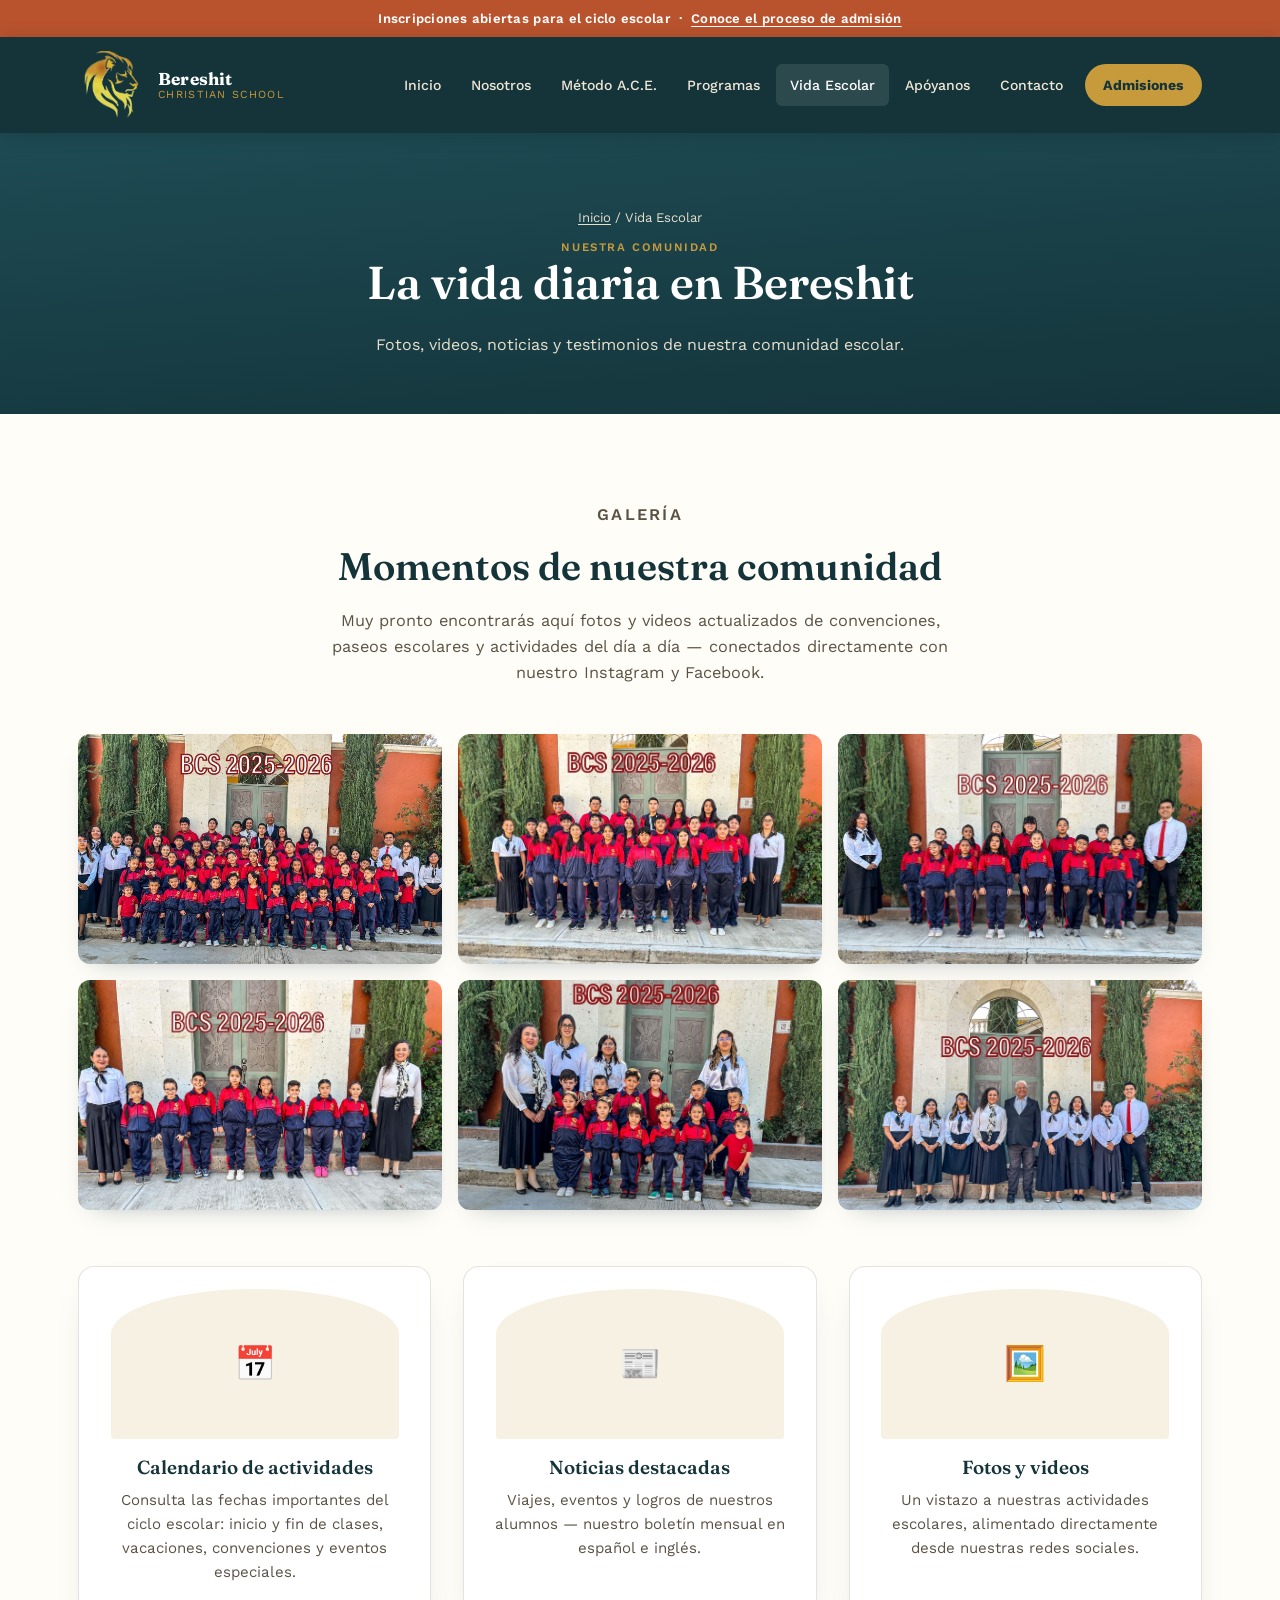
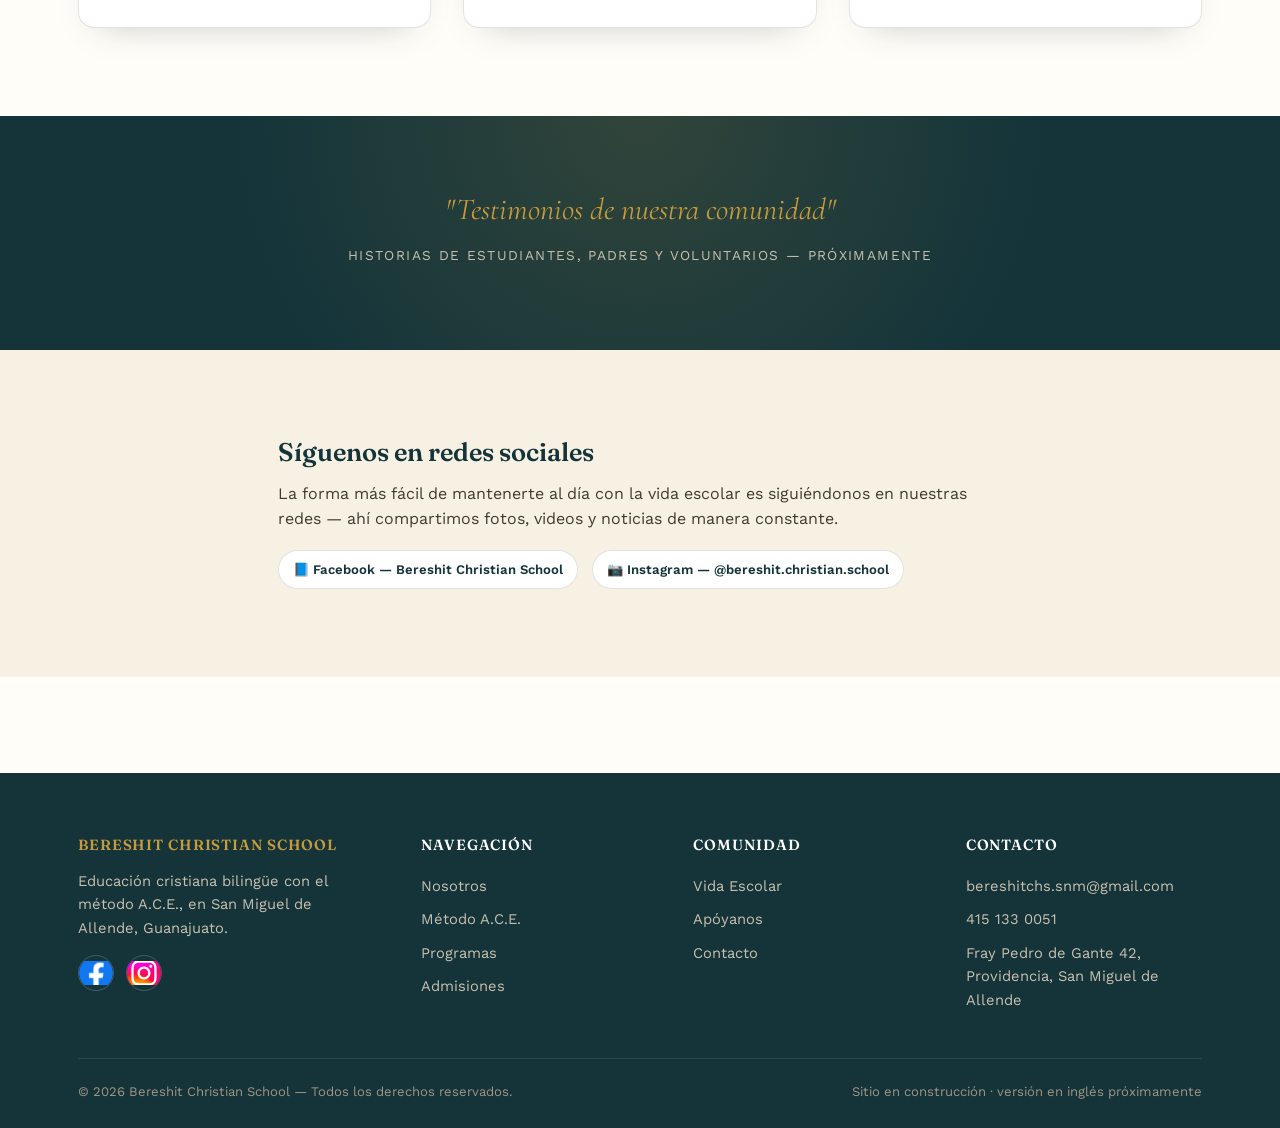
<file: vida-escolar.html>
<!DOCTYPE html>
<html lang="es">
<head>
<meta charset="UTF-8">
<meta name="viewport" content="width=device-width, initial-scale=1.0">
<title>Vida Escolar — Bereshit Christian School</title>
<link rel="stylesheet" href="styles.css">
</head>
<body>

<div class="announce">Inscripciones abiertas para el ciclo escolar &nbsp;·&nbsp; <a href="admisiones.html">Conoce el proceso de admisión</a></div>

<header class="site">
  <div class="nav-row">
    <a href="index.html" class="brand">
      <span class="brand-mark"><img src="logo-bcs-golden.png" alt="Escudo de Bereshit Christian School"></span>
      <span class="brand-text"><strong>Bereshit</strong><span>Christian School</span></span>
    </a>
    <button class="nav-toggle" aria-label="Abrir menú" onclick="document.querySelector('nav.primary').classList.toggle('open')">☰</button>
    <nav class="primary">
      <a href="index.html">Inicio</a>
      <a href="sobre-nosotros.html">Nosotros</a>
      <a href="metodo-educativo.html">Método A.C.E.</a>
      <a href="oferta-educativa.html">Programas</a>
      <a href="vida-escolar.html" aria-current="page">Vida Escolar</a>
      <a href="apoya-ministerio.html">Apóyanos</a>
      <a href="contacto.html">Contacto</a>
      <a href="admisiones.html" class="nav-cta">Admisiones</a>
    </nav>
  </div>
</header>

<div class="page-hero">
  <div class="wrap">
    <p class="breadcrumb"><a href="index.html">Inicio</a> / Vida Escolar</p>
    <p class="eyebrow">Nuestra comunidad</p>
    <h1>La vida diaria en Bereshit</h1>
    <p>Fotos, videos, noticias y testimonios de nuestra comunidad escolar.</p>
  </div>
</div>

<section>
  <div class="wrap">
    <div class="section-head">
      <p class="eyebrow">Galería</p>
      <h2>Momentos de nuestra comunidad</h2>
      <p>Muy pronto encontrarás aquí fotos y videos actualizados de convenciones, paseos escolares y actividades del día a día — conectados directamente con nuestro Instagram y Facebook.</p>
    </div>
    <div class="photo-grid">
      <img src="grupo-completo.jpeg" alt="Generación BCS 2025-2026 completa">
      <img src="grupo-secundaria.jpeg" alt="Grupo de secundaria y preparatoria BCS 2025-2026">
      <img src="grupo-primaria.jpeg" alt="Grupo de primaria BCS 2025-2026">
      <img src="grupo-ninos.jpeg" alt="Grupo de primeros niveles de primaria BCS 2025-2026">
      <img src="grupo-preescolar.jpeg" alt="Grupo de preescolar BCS 2025-2026">
      <img src="staff-bcs.jpeg" alt="Equipo de maestros y directivos BCS 2025-2026">
    </div>

    <div class="card-grid" style="margin-top:56px;">
      <div class="card"><div class="card-art" style="font-size:2.1rem;display:flex;align-items:center;justify-content:center;background:var(--paper);">📅</div><div class="card-body">
        <h3>Calendario de actividades</h3>
        <p>Consulta las fechas importantes del ciclo escolar: inicio y fin de clases, vacaciones, convenciones y eventos especiales.</p>
      </div></div>
      <div class="card"><div class="card-art" style="font-size:2.1rem;display:flex;align-items:center;justify-content:center;background:var(--paper);">📰</div><div class="card-body">
        <h3>Noticias destacadas</h3>
        <p>Viajes, eventos y logros de nuestros alumnos — nuestro boletín mensual en español e inglés.</p>
      </div></div>
      <div class="card"><div class="card-art" style="font-size:2.1rem;display:flex;align-items:center;justify-content:center;background:var(--paper);">🖼️</div><div class="card-body">
        <h3>Fotos y videos</h3>
        <p>Un vistazo a nuestras actividades escolares, alimentado directamente desde nuestras redes sociales.</p>
      </div></div>
    </div>
  </div>
</section>

<div class="verse-band">
  <div class="wrap">
    <p class="verse">"Testimonios de nuestra comunidad"</p>
    <p class="ref">Historias de estudiantes, padres y voluntarios — próximamente</p>
  </div>
</div>

<section style="background:var(--paper);">
  <div class="wrap content-narrow">
    <h2>Síguenos en redes sociales</h2>
    <p>La forma más fácil de mantenerte al día con la vida escolar es siguiéndonos en nuestras redes — ahí compartimos fotos, videos y noticias de manera constante.</p>
    <div class="badge-row">
      <a class="badge-chip" href="https://www.facebook.com/Bereshit.Christian.School/">📘 Facebook — Bereshit Christian School</a>
      <a class="badge-chip" href="https://instagram.com/bereshit.christian.school">📷 Instagram — @bereshit.christian.school</a>
    </div>
  </div>
</section>

<footer class="site">
  <div class="wrap">
    <div class="footer-grid">
      <div>
        <h4 style="color:var(--gold)">Bereshit Christian School</h4>
        <p style="color:#C9C1AE;font-size:.92rem;max-width:32ch;">Educación cristiana bilingüe con el método A.C.E., en San Miguel de Allende, Guanajuato.</p>
        <div class="social-row" style="margin-top:14px;">
          <a href="https://www.facebook.com/Bereshit.Christian.School/" aria-label="Facebook"><img src="facebook.png" alt="Facebook"></a>
          <a href="https://instagram.com/bereshit.christian.school" aria-label="Instagram"><img src="instagram.svg" alt="Instagram"></a>
        </div>
      </div>
      <div>
        <h4>Navegación</h4>
        <a href="sobre-nosotros.html">Nosotros</a>
        <a href="metodo-educativo.html">Método A.C.E.</a>
        <a href="oferta-educativa.html">Programas</a>
        <a href="admisiones.html">Admisiones</a>
      </div>
      <div>
        <h4>Comunidad</h4>
        <a href="vida-escolar.html">Vida Escolar</a>
        <a href="apoya-ministerio.html">Apóyanos</a>
        <a href="contacto.html">Contacto</a>
      </div>
      <div>
        <h4>Contacto</h4>
        <a href="mailto:bereshitchs.snm@gmail.com">bereshitchs.snm@gmail.com</a>
        <a href="tel:4151330051">415 133 0051</a>
        <a href="#">Fray Pedro de Gante 42, Providencia, San Miguel de Allende</a>
      </div>
    </div>
    <div class="foot-bottom">
      <span>© 2026 Bereshit Christian School — Todos los derechos reservados.</span>
      <span>Sitio en construcción · versión en inglés próximamente</span>
    </div>
  </div>
</footer>

</body>
</html>
</file>
<file: styles.css>
@import url('https://fonts.googleapis.com/css2?family=Fraunces:ital,opsz,wght@0,9..144,400;0,9..144,500;0,9..144,600;0,9..144,700;1,9..144,500&family=Work+Sans:wght@400;500;600;700&family=Cormorant+Garamond:ital,wght@0,500;1,500;1,600&display=swap');

:root{
  /* ---- Colonial San Miguel de Allende palette ---- */
  --ink:        #221D17;   /* warm charcoal, primary text */
  --paper:      #F7F1E3;   /* cantera parchment, panel bg */
  --paper-2:    #FFFDF8;   /* near-white card surface */
  --talavera:   #1E4B54;   /* deep glazed-tile teal, primary brand */
  --talavera-d: #14343A;   /* darker teal, header/footer */
  --talavera-l: #2E6B75;   /* lighter teal, hovers */
  --gold:       #C79A3C;   /* cantera gold leaf, accent/CTA */
  --gold-d:     #A87F2C;
  --terracotta: #B9532E;   /* roof-tile red, sparing accent */
  --line:       rgba(34,29,23,0.12);
  --shadow:     0 20px 50px -25px rgba(20,52,58,0.45);

  --display: 'Fraunces', serif;
  --body: 'Work Sans', sans-serif;
  --script: 'Cormorant Garamond', serif;

  --maxw: 1180px;
}

*{ box-sizing:border-box; }
html{ scroll-behavior:smooth; }
body{
  margin:0;
  font-family:var(--body);
  color:var(--ink);
  background:var(--paper-2);
  line-height:1.6;
  -webkit-font-smoothing:antialiased;
}
img{ max-width:100%; display:block; }
a{ color:inherit; text-decoration:none; }
h1,h2,h3,h4{ font-family:var(--display); font-weight:600; margin:0 0 .5em; line-height:1.15; }
p{ margin:0 0 1em; }
.wrap{ max-width:var(--maxw); margin:0 auto; padding:0 28px; }
:focus-visible{ outline:3px solid var(--gold); outline-offset:3px; }
@media (prefers-reduced-motion: reduce){ *{ animation:none !important; transition:none !important; scroll-behavior:auto !important; } }

/* ---------- eyebrow / labels ---------- */
.eyebrow{
  font-family:var(--body); font-weight:600; letter-spacing:.14em; text-transform:uppercase;
  font-size:.72rem; color:var(--terracotta);
}
.eyebrow.on-dark{ color:var(--gold); }

/* ---------- tile rule divider (talavera motif) ---------- */
.tile-rule{
  height:10px;
  background-image: repeating-linear-gradient(45deg, var(--gold) 0 6px, transparent 6px 12px);
  opacity:.55;
}
.tile-rule.teal{ background-image: repeating-linear-gradient(45deg, var(--talavera) 0 6px, transparent 6px 12px); }

/* ================= HEADER ================= */
.announce{
  background:var(--terracotta); color:#fff; text-align:center;
  font-size:.82rem; font-weight:600; letter-spacing:.02em;
  padding:8px 16px;
}
.announce a{ text-decoration:underline; text-underline-offset:3px; }

header.site{
  background:var(--talavera-d);
  position:sticky; top:0; z-index:50;
  box-shadow:0 2px 18px rgba(0,0,0,.15);
}
.nav-row{
  display:flex; align-items:center; justify-content:space-between;
  padding:14px 28px; max-width:var(--maxw); margin:0 auto; gap:24px;
}
.brand{ display:flex; align-items:center; gap:12px; color:#fff; }
.brand-mark{
  width:68px; height:68px;
  display:flex; align-items:center; justify-content:center;
  flex:none;
}
.brand-mark img{ width:100%; height:100%; object-fit:contain; }
.brand-text{ display:flex; flex-direction:column; line-height:1.15; }
.brand-text strong{ font-family:var(--display); font-size:1.08rem; letter-spacing:.01em; }
.brand-text span{ font-size:.68rem; letter-spacing:.12em; text-transform:uppercase; color:var(--gold); }

nav.primary{ display:flex; align-items:center; gap:2px; }
nav.primary a{
  color:#EFE7D6; font-size:.88rem; font-weight:500; padding:10px 14px; border-radius:6px;
  transition:background .15s, color .15s;
}
nav.primary a:hover, nav.primary a[aria-current="page"]{ background:rgba(255,255,255,.1); color:#fff; }
.nav-cta{
  background:var(--gold); color:var(--talavera-d) !important; font-weight:700 !important;
  padding:10px 18px !important; border-radius:999px !important; margin-left:6px;
}
.nav-cta:hover{ background:#D8AE55 !important; }

.nav-toggle{ display:none; }
@media (max-width: 980px){
  nav.primary{ display:none; position:absolute; top:100%; left:0; right:0; background:var(--talavera-d);
    flex-direction:column; align-items:stretch; padding:8px 20px 18px; gap:4px; box-shadow:0 12px 20px rgba(0,0,0,.2); }
  nav.primary.open{ display:flex; }
  nav.primary a{ padding:12px 10px; }
  .nav-cta{ text-align:center; margin:8px 0 0; }
  .nav-toggle{
    display:inline-flex; align-items:center; justify-content:center;
    width:42px; height:42px; border-radius:8px; border:1px solid rgba(255,255,255,.25);
    background:transparent; color:#fff; font-size:1.3rem; cursor:pointer;
  }
}

/* ================= HERO ================= */
.hero{
  position:relative; overflow:hidden;
  background:
    radial-gradient(ellipse at 18% -10%, rgba(199,154,60,.35), transparent 55%),
    linear-gradient(175deg, var(--talavera) 0%, var(--talavera-d) 78%);
  color:#fff; padding:96px 0 0;
}
.hero-grid{
  display:grid; grid-template-columns:1.05fr .95fr; gap:40px; align-items:center;
  max-width:var(--maxw); margin:0 auto; padding:0 28px 70px;
}
.hero h1{ font-size:clamp(2.3rem, 4.2vw, 3.6rem); color:#fff; margin-bottom:.4em; }
.hero h1 em{ font-style:italic; color:var(--gold); font-weight:500; }
.hero p.lead{ font-size:1.12rem; color:#E7E0CD; max-width:52ch; }
.hero-verse{
  font-family:var(--script); font-style:italic; font-size:1.28rem; color:var(--gold);
  border-left:2px solid var(--gold); padding-left:16px; margin:22px 0 30px;
}
.hero-actions{ display:flex; gap:14px; flex-wrap:wrap; }

@media (max-width: 860px){
  .hero{ padding-top:24px; }
  .hero-grid{ grid-template-columns:1fr; gap:36px; padding-bottom:48px; }
  .hero-art{ height:300px; margin-top:8px; }
  .hero-badge{ font-size:.78rem; padding:9px 16px; white-space:normal; text-align:center; max-width:88%; }
}
@media (max-width: 480px){
  .hero-art{ height:260px; }
}
.btn{
  display:inline-flex; align-items:center; gap:8px; font-weight:700; font-size:.92rem;
  padding:14px 26px; border-radius:999px; border:2px solid transparent; cursor:pointer;
  transition:transform .15s, background .15s, border-color .15s, color .15s;
}
.btn:hover{ transform:translateY(-2px); }
.btn-gold{ background:var(--gold); color:var(--talavera-d); }
.btn-gold:hover{ background:#D8AE55; }
.btn-outline{ border-color:rgba(255,255,255,.5); color:#fff; }
.btn-outline:hover{ border-color:#fff; background:rgba(255,255,255,.08); }
.btn-teal{ background:var(--talavera); color:#fff; }
.btn-teal:hover{ background:var(--talavera-l); }

/* Hero arch illustration */
.hero-art{ position:relative; height:380px; }
.arch-shape{
  position:absolute; inset:0; margin:auto; width:78%; max-width:340px; height:92%;
  background:linear-gradient(160deg, #EADFC0, var(--paper));
  border-radius:50% 50% 6px 6px / 34% 34% 6px 6px;
  box-shadow:0 30px 60px -20px rgba(0,0,0,.5);
  display:flex; align-items:flex-end; justify-content:center; overflow:hidden;
}
.arch-shape .sun{
  position:absolute; top:16%; left:50%; transform:translateX(-50%);
  width:78px; height:78px; border-radius:50%;
  background:radial-gradient(circle at 35% 30%, #F4D889, var(--gold) 65%, var(--gold-d));
  box-shadow:0 0 0 10px rgba(199,154,60,.18);
}
.arch-shape .hills{
  position:absolute; left:0; right:0; bottom:0; height:46%;
  background:linear-gradient(180deg, transparent, rgba(30,75,84,.14) 40%);
}
.arch-shape .hills::before, .arch-shape .hills::after{
  content:""; position:absolute; bottom:-10%; width:75%; height:120%; border-radius:50%;
  background:var(--talavera);
}
.arch-shape .hills::before{ left:-22%; opacity:.9; }
.arch-shape .hills::after{ right:-22%; background:var(--terracotta); opacity:.85; }
.arch-shape .cross{
  position:relative; z-index:2; margin-bottom:14%; width:10px; height:70px; background:var(--talavera-d);
  border-radius:2px;
}
.arch-shape .cross::before{
  content:""; position:absolute; top:16px; left:-20px; width:50px; height:10px; background:var(--talavera-d);
  border-radius:2px;
}
.arch-shape img{
  width:100%; height:100%; object-fit:cover; border-radius:inherit; display:block;
}
.card-art img{
  width:100%; height:100%; object-fit:cover; border-radius:inherit; display:block;
}
.hero-badge{
  position:absolute; bottom:6%; left:50%; transform:translateX(-50%);
  background:#fff; color:var(--talavera-d); font-family:var(--display); font-weight:600;
  font-size:.85rem; padding:10px 20px; border-radius:999px; box-shadow:var(--shadow);
  white-space:nowrap;
}

/* ================= TRUST BAND ================= */
.trust{ background:var(--paper); padding:44px 0; border-bottom:1px solid var(--line); }
.trust-grid{ display:grid; grid-template-columns:repeat(3, 1fr); gap:28px; }
.trust-item{ text-align:center; padding:0 12px; }
.trust-item .num{ font-family:var(--display); font-size:1.9rem; color:var(--talavera); font-weight:700; }
.trust-item .lab{ font-size:.86rem; color:#5A5245; margin-top:2px; }
@media (max-width:760px){ .trust-grid{ grid-template-columns:1fr; gap:26px; } }

/* ================= SECTION SCAFFOLDING ================= */
section{ padding:88px 0; }
.section-head{ max-width:640px; margin:0 auto 48px; text-align:center; }
.section-head h2{ font-size:clamp(1.8rem,3vw,2.5rem); color:var(--talavera-d); }
.section-head p{ color:#5A5245; font-size:1.02rem; }

/* card grid with arch image top */
.card-grid{ display:grid; grid-template-columns:repeat(3,1fr); gap:32px; }
@media (max-width:900px){ .card-grid{ grid-template-columns:1fr; max-width:440px; margin:0 auto; } }
.card{
  background:#fff; border-radius:16px; overflow:hidden; box-shadow:0 14px 34px -22px rgba(20,52,58,.35);
  border:1px solid var(--line); display:flex; flex-direction:column;
  transition:transform .18s, box-shadow .18s;
}
.card:hover{ transform:translateY(-6px); box-shadow:0 22px 40px -20px rgba(20,52,58,.4); }
.card-art{
  height:150px; margin:22px auto 0; width:82%;
  border-radius:50% 50% 4px 4px / 30% 30% 4px 4px;
  display:flex; align-items:center; justify-content:center; font-size:2.1rem;
  overflow:hidden;
}
.card-body{ padding:18px 26px 28px; text-align:center; flex:1; display:flex; flex-direction:column; }
.card-body h3{ font-size:1.18rem; color:var(--talavera-d); }
.card-body p{ color:#5A5245; font-size:.94rem; flex:1; }
.card-link{ font-weight:700; font-size:.86rem; color:var(--terracotta); margin-top:6px; }
.card-link::after{ content:" →"; }

/* palette rotation for card art */
.art-1{ background:linear-gradient(160deg,#EADFC0,var(--paper)); }
.art-2{ background:linear-gradient(160deg,#CBE0E1,#9FC6C9); }
.art-3{ background:linear-gradient(160deg,#F0C9A8,#E3A472); }

/* ================= VERSE BAND ================= */
.verse-band{
  background:var(--talavera-d); color:#fff; text-align:center; padding:70px 0;
  background-image: radial-gradient(circle at 50% 0%, rgba(199,154,60,.16), transparent 60%);
}
.verse-band .verse{ font-family:var(--script); font-style:italic; font-size:clamp(1.4rem,2.6vw,1.9rem); color:var(--gold); max-width:800px; margin:0 auto 10px; }
.verse-band .ref{ font-size:.85rem; letter-spacing:.1em; text-transform:uppercase; color:#C9C1AE; }

/* ================= TWO COLUMN ================= */
.split{ display:grid; grid-template-columns:1fr 1fr; gap:56px; align-items:center; }
@media (max-width:860px){ .split{ grid-template-columns:1fr; } }
.split .art{
  border-radius:50% 50% 8px 8px / 20% 20% 8px 8px; aspect-ratio:4/3.4;
  display:flex; align-items:center; justify-content:center; font-size:3rem;
}

/* ================= PHOTO GALLERY GRID ================= */
.photo-grid{
  display:grid; grid-template-columns:repeat(3,1fr); gap:16px;
}
.photo-grid img{
  width:100%; height:230px; object-fit:cover; border-radius:12px;
  box-shadow:0 10px 26px -16px rgba(20,52,58,.4);
}
@media (max-width:760px){ .photo-grid{ grid-template-columns:1fr 1fr; } .photo-grid img{ height:170px; } }

/* ================= LIST / STEP STYLES ================= */
.step-list{ counter-reset:step; display:grid; gap:22px; }
.step{ display:grid; grid-template-columns:auto 1fr; gap:18px; align-items:flex-start; }
.step-num{
  counter-increment:step; content:counter(step);
  width:40px; height:40px; border-radius:50%; background:var(--talavera); color:#fff;
  display:flex; align-items:center; justify-content:center; font-family:var(--display); font-weight:700;
  flex:none;
}
.step-num::before{ content:counter(step); }
.step h4{ margin-bottom:.2em; color:var(--talavera-d); }
.step p{ color:#5A5245; margin:0; font-size:.95rem; }

/* pill tag list */
.pill-list{ display:flex; flex-wrap:wrap; gap:10px; }
.pill{
  background:var(--paper); border:1px solid var(--line); color:var(--talavera-d);
  padding:9px 16px; border-radius:999px; font-size:.86rem; font-weight:600;
}

/* stat / info table */
.info-table{ display:grid; gap:0; border-top:1px solid var(--line); }
.info-row{ display:grid; grid-template-columns:180px 1fr; gap:18px; padding:16px 0; border-bottom:1px solid var(--line); }
.info-row dt{ font-weight:700; color:var(--talavera-d); font-family:var(--display); }
.info-row dd{ margin:0; color:#5A5245; }
@media (max-width:600px){ .info-row{ grid-template-columns:1fr; gap:4px; } }

/* ================= CTA BAND ================= */
.cta-band{
  background:linear-gradient(120deg, var(--terracotta), #9A4526);
  color:#fff; border-radius:22px; padding:52px; display:flex; align-items:center; justify-content:space-between;
  gap:24px; flex-wrap:wrap; margin:0 28px;
  box-shadow:var(--shadow);
}
.cta-band h2{ color:#fff; margin-bottom:.25em; font-size:1.7rem; }
.cta-band p{ color:#FBE6D8; margin:0; }

/* ================= FOOTER ================= */
footer.site{ background:var(--talavera-d); color:#D8D0BE; padding:64px 0 26px; margin-top:96px; }
.footer-grid{ display:grid; grid-template-columns:1.3fr 1fr 1fr 1fr; gap:36px; padding-bottom:40px; border-bottom:1px solid rgba(255,255,255,.1); }
@media (max-width:800px){ .footer-grid{ grid-template-columns:1fr 1fr; } }
footer.site h4{ color:#fff; font-size:.92rem; letter-spacing:.06em; text-transform:uppercase; margin-bottom:16px; }
footer.site a{ display:block; color:#C9C1AE; font-size:.92rem; padding:5px 0; }
footer.site a:hover{ color:var(--gold); }
.foot-bottom{ display:flex; justify-content:space-between; align-items:center; padding-top:22px; flex-wrap:wrap; gap:10px; font-size:.82rem; color:#9E9683; }
.social-row{ display:flex; gap:12px; }
.social-row a{ width:36px; height:36px; border-radius:50%; border:1px solid rgba(255,255,255,.2); display:flex; align-items:center; justify-content:center; padding:0; overflow:hidden; }
.social-row a img{ width:100%; height:100%; object-fit:cover; }
.social-row a:hover{ border-color:var(--gold); }

/* ================= PAGE HEADER (interior pages) ================= */
.page-hero{
  background:linear-gradient(175deg, var(--talavera) 0%, var(--talavera-d) 100%);
  color:#fff; padding:64px 0 56px; text-align:center;
}
.page-hero .eyebrow{ color:var(--gold); }
.page-hero h1{ color:#fff; font-size:clamp(2rem,3.6vw,2.9rem); }
.page-hero p{ color:#E7E0CD; max-width:60ch; margin:10px auto 0; }
.breadcrumb{ font-size:.82rem; color:#B9C6C4; margin-bottom:14px; }
.breadcrumb a{ text-decoration:underline; text-underline-offset:2px; }

.content-narrow{ max-width:780px; margin:0 auto; }
.content-narrow h2{ color:var(--talavera-d); font-size:1.6rem; margin-top:1.4em; }
.content-narrow h2:first-child{ margin-top:0; }
.content-narrow p{ color:#413A2E; }
.content-narrow ul{ color:#413A2E; padding-left:1.2em; }
.content-narrow li{ margin-bottom:.5em; }

.quote-block{
  border-left:3px solid var(--gold); background:var(--paper); padding:22px 26px; border-radius:0 12px 12px 0;
  font-family:var(--script); font-style:italic; font-size:1.2rem; color:var(--talavera-d); margin:28px 0;
}

.two-col-list{ display:grid; grid-template-columns:1fr 1fr; gap:12px 32px; }
@media (max-width:600px){ .two-col-list{ grid-template-columns:1fr; } }

.form-card{
  background:var(--paper); border:1px solid var(--line); border-radius:18px; padding:32px;
}
.form-row{ display:grid; gap:8px; margin-bottom:16px; }
.form-row label{ font-size:.85rem; font-weight:700; color:var(--talavera-d); }
.form-row input, .form-row select, .form-row textarea{
  border:1px solid var(--line); border-radius:8px; padding:12px 14px; font-family:var(--body); font-size:.95rem;
  background:#fff;
}
.form-row textarea{ resize:vertical; min-height:110px; }

.badge-row{ display:flex; gap:14px; flex-wrap:wrap; margin-top:18px; }
.badge-chip{
  display:flex; align-items:center; gap:8px; background:#fff; border:1px solid var(--line);
  padding:8px 14px; border-radius:999px; font-size:.82rem; font-weight:600; color:var(--talavera-d);
}
</file>
